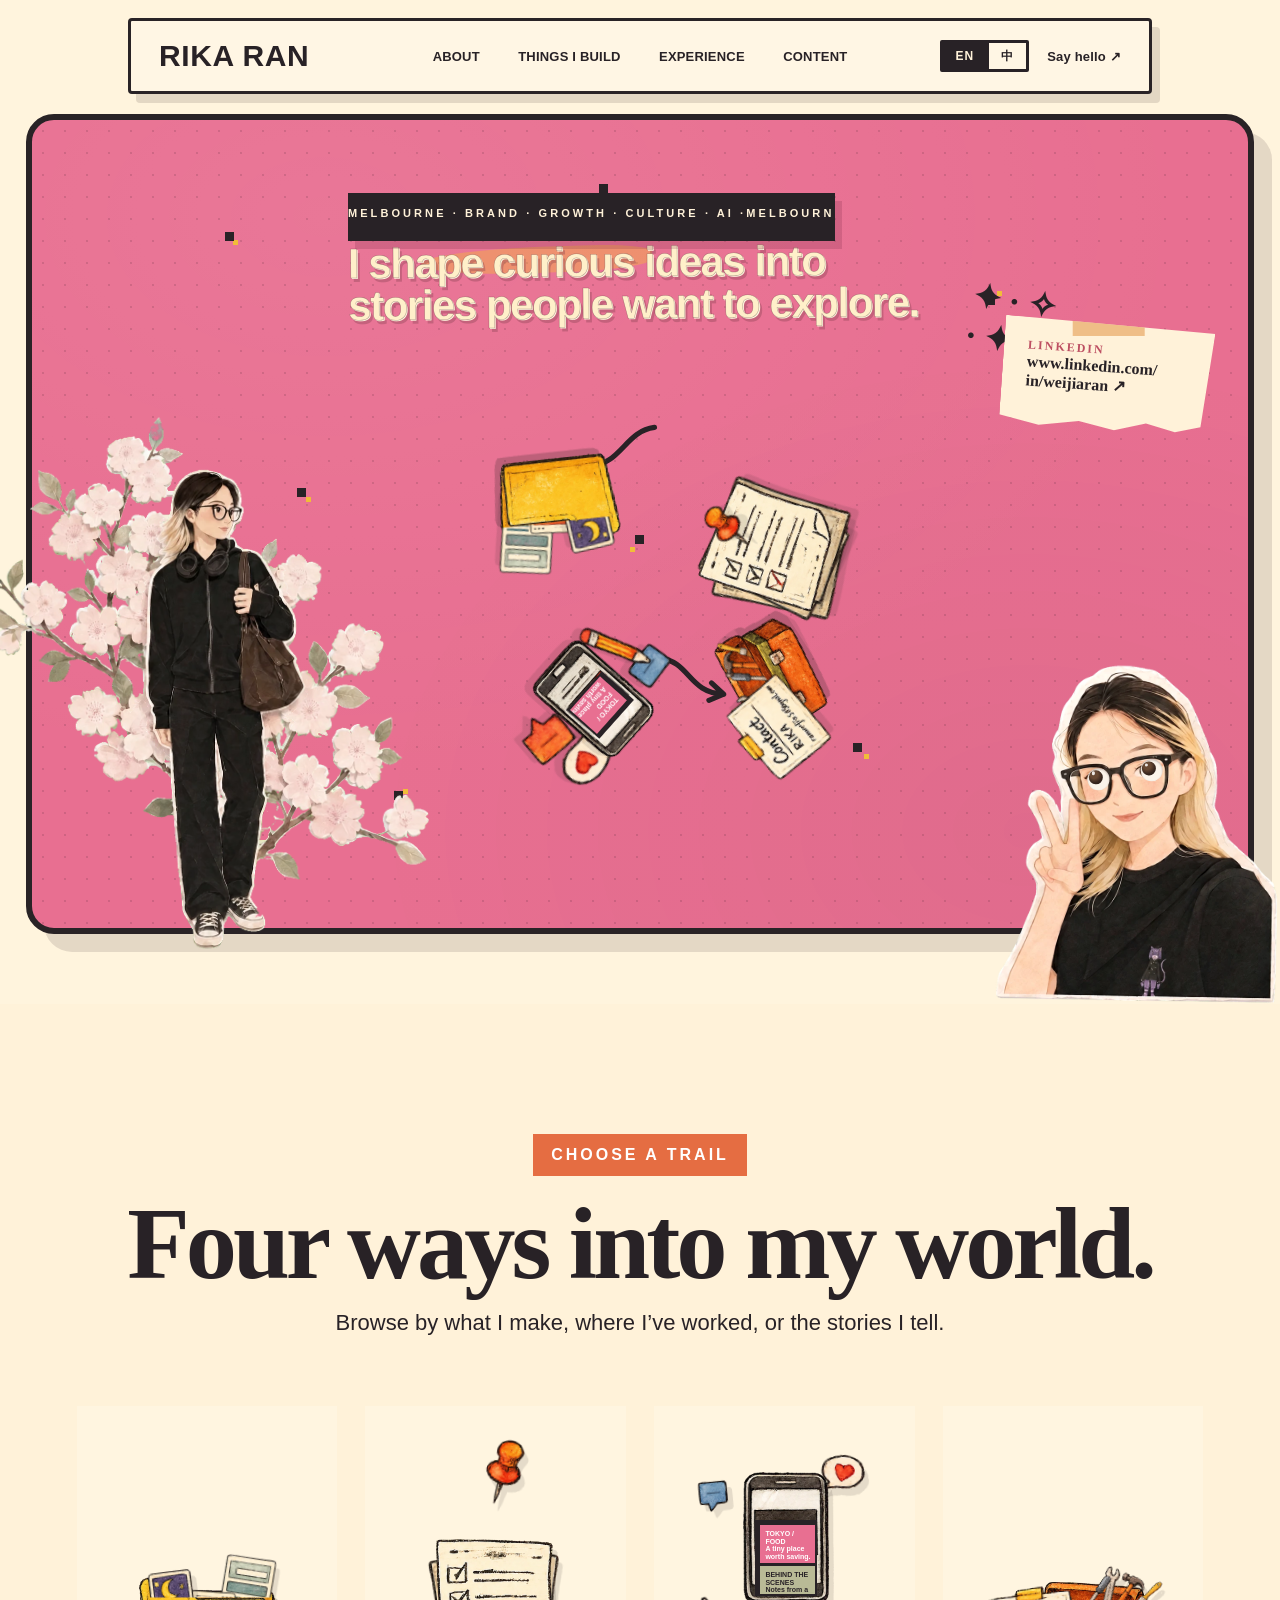
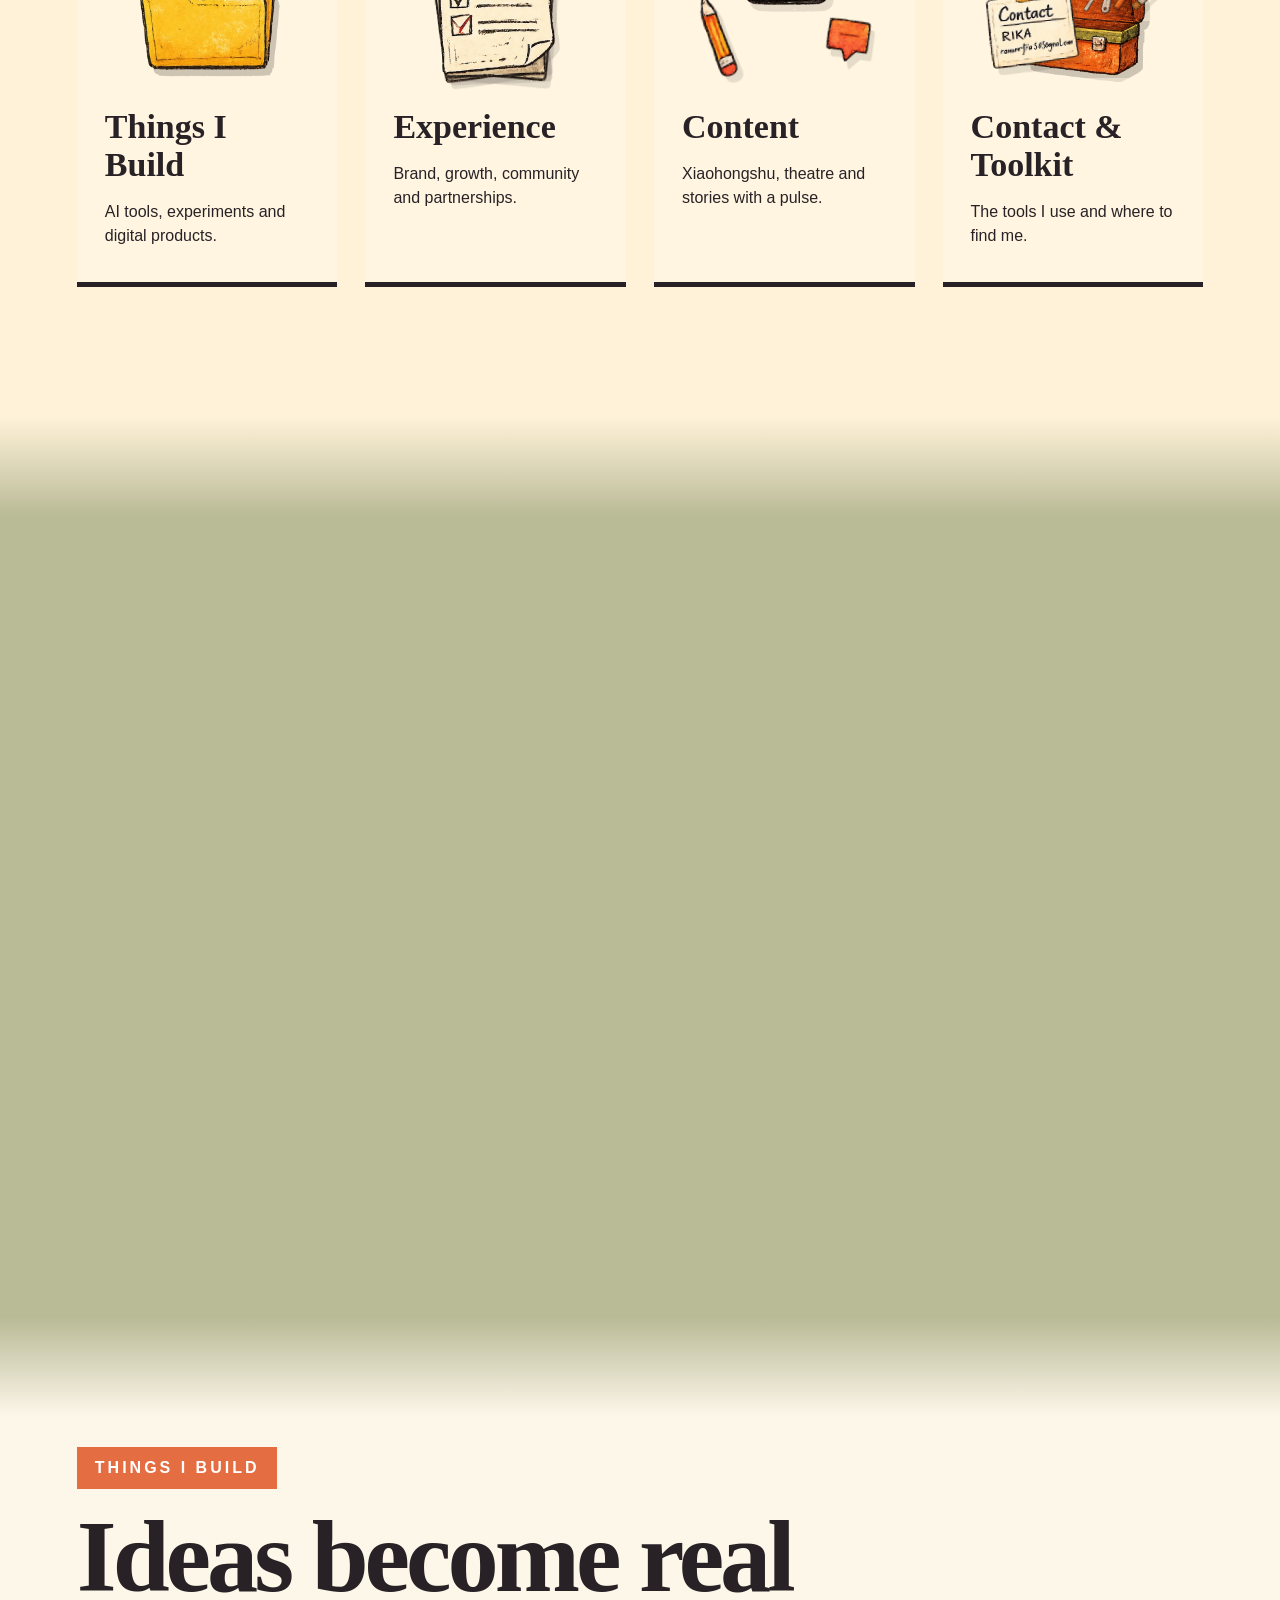
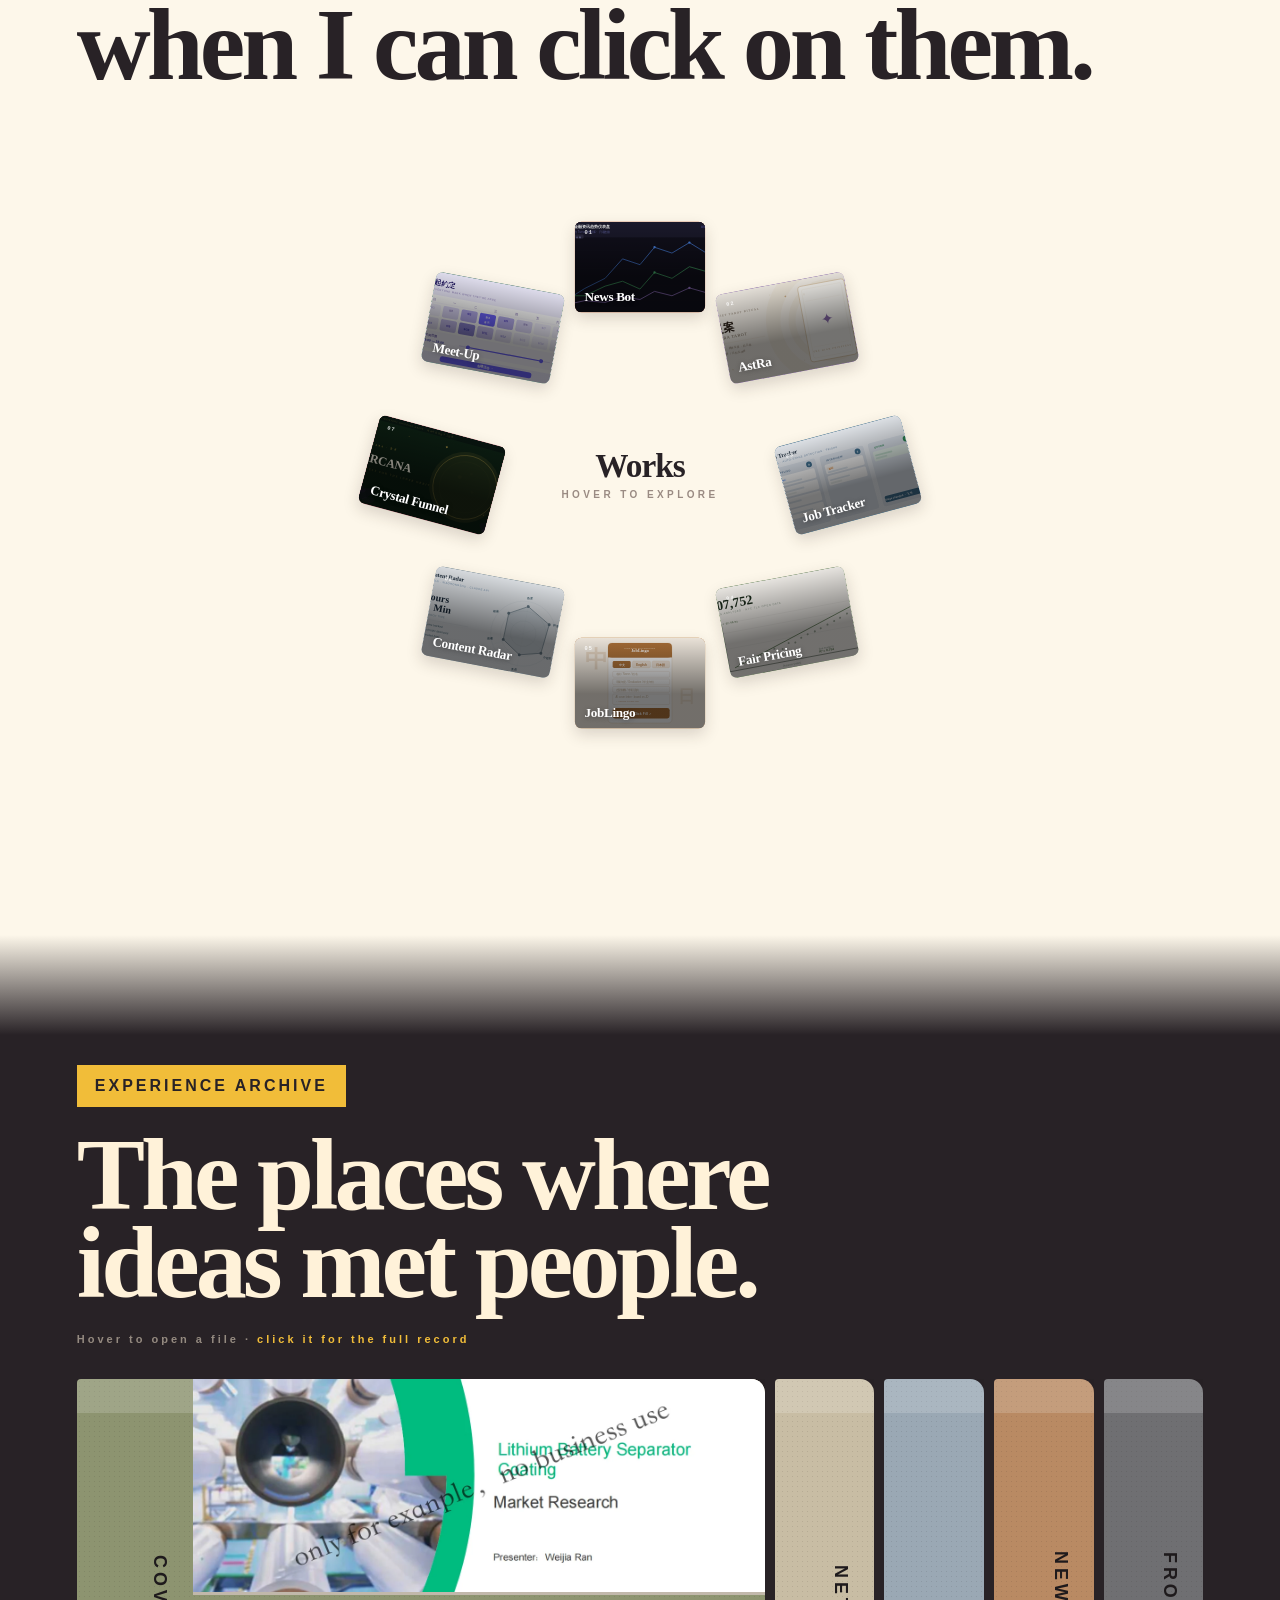
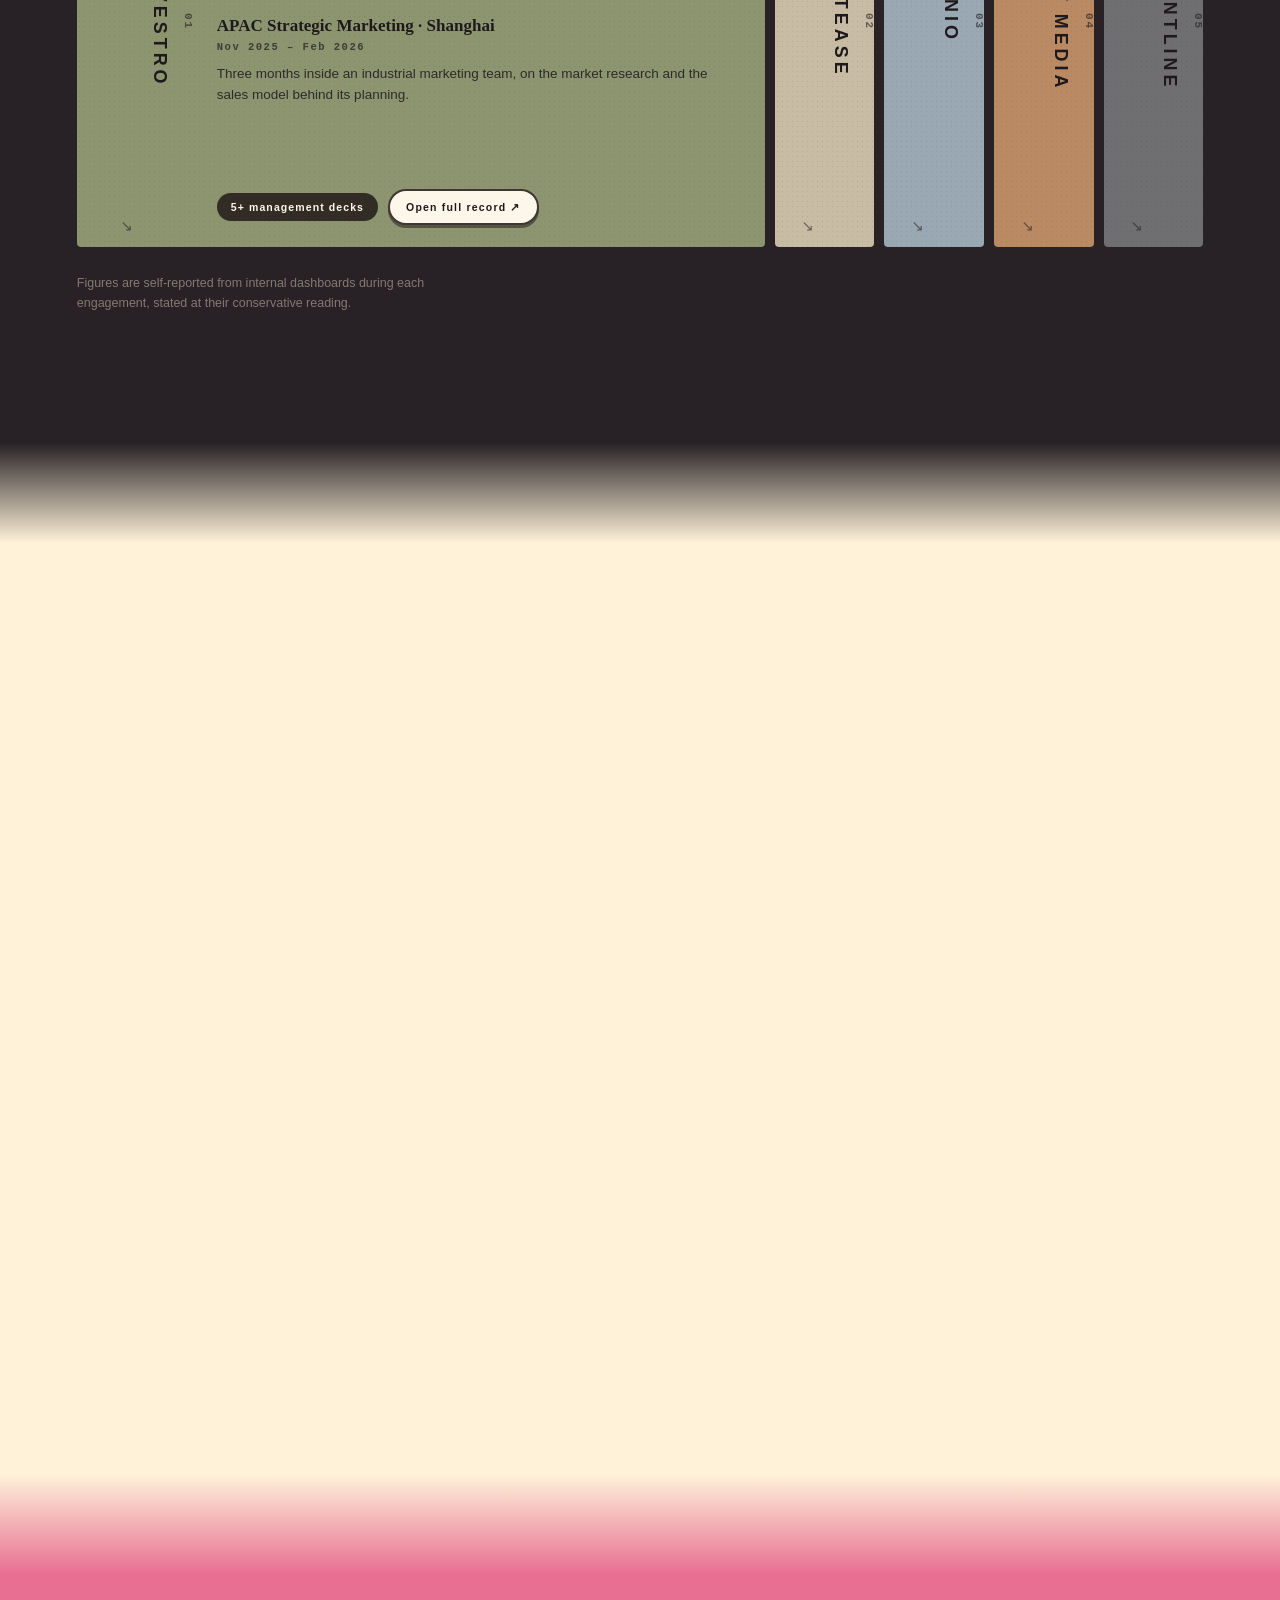
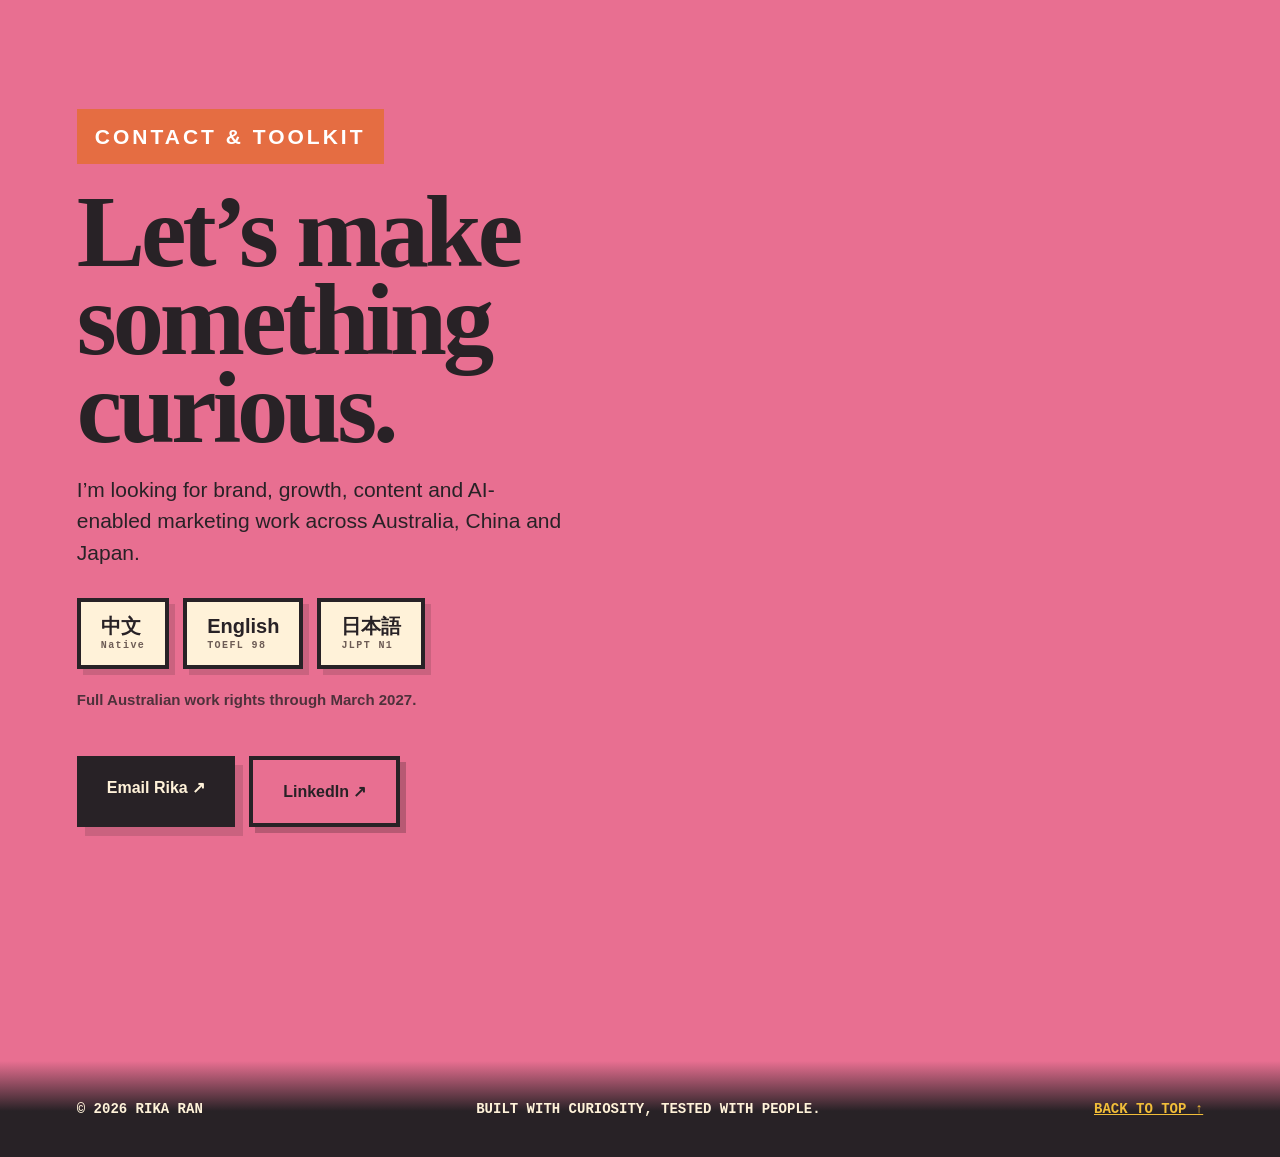
<file: index.html>
<!doctype html>
<html lang="en">
<head>
  <meta charset="utf-8">
  <meta name="viewport" content="width=device-width,initial-scale=1">
  <title>Rika Ran — Creative Marketer & AI Builder</title>
  <meta name="description" content="Rika Ran's portfolio: brand, growth, content and practical AI experiments.">
  <link rel="icon" href="data:image/svg+xml,<svg xmlns='http://www.w3.org/2000/svg' viewBox='0 0 100 100'><text y='.9em' font-size='90'>✦</text></svg>">
  <meta property="og:type" content="website">
  <meta property="og:title" content="Rika Ran — Creative Marketer & AI Builder">
  <meta property="og:description" content="Rika Ran's portfolio: brand, growth, content and practical AI experiments.">
  <meta property="og:url" content="https://rikaran.com">
  <meta property="og:image" content="https://rikaran.com/assets/og-cover.jpg">
  <meta name="twitter:card" content="summary_large_image">
  <meta name="twitter:title" content="Rika Ran — Creative Marketer & AI Builder">
  <meta name="twitter:description" content="Rika Ran's portfolio: brand, growth, content and practical AI experiments.">
  <link rel="stylesheet" href="styles.css?v=20260828a">
  <link rel="stylesheet" href="home-reference.css?v=20260817a">
</head>
<body>
  <div class="pixel-cursor" aria-hidden="true"></div>
  <header class="site-header">
    <a class="brand" href="#top">RIKA RAN</a>
    <nav aria-label="Primary navigation">
      <a href="#about" data-zh="关于">ABOUT</a><a href="#build" data-zh="作品">THINGS I BUILD</a><a href="#experience" data-zh="经历">EXPERIENCE</a><a href="#content" data-zh="内容">CONTENT</a>
    </nav>
    <span class="header-right">
      <span class="lang-switch" role="group" aria-label="Language">
        <button type="button" data-lang="en" aria-pressed="true">EN</button>
        <button type="button" data-lang="zh" aria-pressed="false">&#20013;</button>
      </span>
      <a class="hello" href="mailto:ranweijia555@gmail.com" data-zh="&#32852;&#31995;&#25105; &#8599;">Say hello &#8599;</a>
    </span>
  </header>

  <main id="top">
    <section class="hero newspaper" aria-labelledby="hero-title">
      <div class="marquee" aria-label="Melbourne, brand, growth, culture and AI"><div class="marquee-track"><span>MELBOURNE · BRAND · GROWTH · CULTURE · AI · </span><span aria-hidden="true">MELBOURNE · BRAND · GROWTH · CULTURE · AI · </span></div></div>
      <h1 id="hero-title" data-zh="把好奇心，<br>做成别人愿意点开的东西。">I shape curious ideas into<br>stories people want to explore.</h1>
      <div class="marker-swipe" aria-hidden="true"></div>
      <div class="hero-portrait left-portrait"><img class="flora" src="assets/rika-standing-flowers.webp?v=20260814c" alt=""><img src="assets/rika-standing-person.webp?v=20260814c" alt="Illustrated portrait of Rika standing among cherry blossoms"></div>
      <div class="hero-portrait right-portrait"><img src="assets/rika-peace-transparent-20260812.webp" alt="Illustrated portrait of Rika making a peace sign"></div>
      <a class="linkedin-note interactive" href="https://www.linkedin.com/in/weijiaran" target="_blank" rel="noreferrer"><strong>LINKEDIN</strong><span>www.linkedin.com/<br>in/weijiaran ↗</span></a>
      <div class="sparkles" aria-hidden="true">✦ · ✧<br>· ✦ ·</div>
      <div class="hero-portals" aria-label="Explore Rika's portfolio">
        <a class="portal build icon-motion interactive" href="#build">
          <div class="icon-stage">
            <img class="folder folder-back" src="assets/layers/things-i-build/01-folder.webp" alt="">
            <img class="card-a" src="assets/layers/things-i-build/02-night-card.webp" alt=""><img class="card-b" src="assets/layers/things-i-build/04-control-panel-card.webp" alt=""><img class="card-c" src="assets/layers/things-i-build/03-webpage-card.webp" alt="">
            <img class="folder folder-front" src="assets/layers/things-i-build/01-folder.webp" alt="Yellow folder">
          </div>
        </a>
        <a class="portal experience icon-motion interactive" href="#experience">
          <div class="icon-stage"><img class="paper-rear" src="assets/layers/experience/04-paper-rear.webp" alt=""><img class="paper-left" src="assets/layers/experience/02-paper-left.webp" alt=""><img class="paper-right" src="assets/layers/experience/03-paper-right.webp" alt=""><img class="checklist" src="assets/layers/experience/01-checklist-page.webp" alt="Checklist"><img class="pin" src="assets/layers/experience/05-pushpin.webp" alt=""></div>
        </a>
        <a class="portal content icon-motion interactive" href="#content">
          <div class="icon-stage"><img class="bubble-b" src="assets/layers/content/05-blue-message-bubble.webp" alt=""><img class="bubble-a" src="assets/layers/content/04-orange-message-bubble.webp" alt=""><img class="heart" src="assets/layers/content/03-heart-bubble.webp" alt=""><img class="pencil" src="assets/layers/content/02-pencil.webp" alt=""><div class="phone-wrap"><div class="phone-screen"><div class="phone-feed"><i>TOKYO / FOOD<br>A tiny place worth saving.</i><i>BEHIND THE SCENES<br>Notes from a shared stage.</i><i>DAILY OBSERVATION<br>Small signals, real people.</i></div></div><img class="phone" src="assets/layers/content/01-smartphone.webp" alt="Content phone"></div></div>
        </a>
        <a class="portal tools icon-motion interactive" href="#contact">
          <div class="icon-stage"><img class="box box-back" src="assets/layers/contact-toolkits/02-toolbox.webp" alt=""><img class="tool wrench" src="assets/layers/contact-toolkits/03-wrench.webp" alt=""><img class="tool screwdriver" src="assets/layers/contact-toolkits/04-screwdriver.webp" alt=""><img class="tool hammer" src="assets/layers/contact-toolkits/05-hammer.webp" alt=""><img class="tool brush" src="assets/layers/contact-toolkits/06-paintbrush.webp" alt=""><img class="box box-front" src="assets/layers/contact-toolkits/02-toolbox.webp" alt="Toolbox"><img class="contact-card" src="assets/layers/contact-toolkits/01-contact-card.webp" alt="Contact Rika"></div>
        </a>
      </div>
      <svg class="scribble arrow-one" viewBox="0 0 150 80" aria-hidden="true"><path d="M138 6C92 8 83 58 31 58M31 58l20-15M31 58l21 10"/></svg>
      <svg class="scribble arrow-two" viewBox="0 0 150 80" aria-hidden="true"><path d="M10 12c47 3 48 51 102 49m0 0-20-16m20 16-22 11"/></svg>
    </section>


    <section id="trails" class="trails section-paper">
      <p class="kicker" data-zh="四个方向">CHOOSE A TRAIL</p><h2 data-zh="四个方向，随便挑一个进。">Four ways into my world.</h2><p class="lede" data-zh="按作品、经历，或者我写的内容来看。">Browse by what I make, where I’ve worked, or the stories I tell.</p>
      <div class="trail-grid">
        <a href="#build" class="trail-card build icon-motion interactive">
          <div class="icon-stage trail-icon-stage" aria-hidden="true"><img class="folder folder-back" src="assets/layers/things-i-build/01-folder.webp" alt=""><img class="card-a" src="assets/layers/things-i-build/02-night-card.webp" alt=""><img class="card-b" src="assets/layers/things-i-build/04-control-panel-card.webp" alt=""><img class="card-c" src="assets/layers/things-i-build/03-webpage-card.webp" alt=""><img class="folder folder-front" src="assets/layers/things-i-build/01-folder.webp" alt=""></div>
          <span data-zh="作品">Things I Build</span><p data-zh="AI 工具、自动化工作流、上线的小产品。">AI tools, experiments and digital products.</p>
        </a>
        <a href="#experience" class="trail-card experience icon-motion interactive">
          <div class="icon-stage trail-icon-stage" aria-hidden="true"><img class="paper-rear" src="assets/layers/experience/04-paper-rear.webp" alt=""><img class="paper-left" src="assets/layers/experience/02-paper-left.webp" alt=""><img class="paper-right" src="assets/layers/experience/03-paper-right.webp" alt=""><img class="checklist" src="assets/layers/experience/01-checklist-page.webp" alt=""><img class="pin" src="assets/layers/experience/05-pushpin.webp" alt=""></div>
          <span data-zh="经历">Experience</span><p data-zh="科思创 · 网易 · 蔚来,以及品牌、增长、社区。">Brand, growth, community and partnerships.</p>
        </a>
        <a href="#content" class="trail-card content icon-motion interactive">
          <div class="icon-stage trail-icon-stage" aria-hidden="true"><img class="bubble-b" src="assets/layers/content/05-blue-message-bubble.webp" alt=""><img class="bubble-a" src="assets/layers/content/04-orange-message-bubble.webp" alt=""><img class="heart" src="assets/layers/content/03-heart-bubble.webp" alt=""><img class="pencil" src="assets/layers/content/02-pencil.webp" alt=""><div class="phone-wrap"><div class="phone-screen"><div class="phone-feed"><i>TOKYO / FOOD<br>A tiny place worth saving.</i><i>BEHIND THE SCENES<br>Notes from a shared stage.</i><i>DAILY OBSERVATION<br>Small signals, real people.</i></div></div><img class="phone" src="assets/layers/content/01-smartphone.webp" alt=""></div></div>
          <span data-zh="内容">Content</span><p data-zh="小红书 81 万曝光,以及戏剧和公众号。">Xiaohongshu, theatre and stories with a pulse.</p>
        </a>
        <a href="#contact" class="trail-card tools icon-motion interactive">
          <div class="icon-stage trail-icon-stage" aria-hidden="true"><img class="box box-back" src="assets/layers/contact-toolkits/02-toolbox.webp" alt=""><img class="tool wrench" src="assets/layers/contact-toolkits/03-wrench.webp" alt=""><img class="tool screwdriver" src="assets/layers/contact-toolkits/04-screwdriver.webp" alt=""><img class="tool hammer" src="assets/layers/contact-toolkits/05-hammer.webp" alt=""><img class="tool brush" src="assets/layers/contact-toolkits/06-paintbrush.webp" alt=""><img class="box box-front" src="assets/layers/contact-toolkits/02-toolbox.webp" alt=""><img class="contact-card" src="assets/layers/contact-toolkits/01-contact-card.webp" alt=""></div>
          <span data-zh="联系方式与工具">Contact & Toolkit</span><p data-zh="我的工具栈,以及怎么找到我。">The tools I use and where to find me.</p>
        </a>
      </div>
    </section>
    <section id="about" class="about page-section">
      <div class="about-portrait reveal"><img src="assets/portraits/portrait.webp" alt="Illustrated portrait of Rika"><small>currently curious about<br>people, culture & useful AI</small></div>
      <div class="about-copy reveal"><p class="kicker" data-zh="关于我">ABOUT RIKA</p><h2 data-zh="先搞清楚用户为什么点,再照着做。">I notice what people respond to — then I build around it.</h2><p data-zh="墨尔本大学国际商务硕士在读,做过品牌、内容、增长、达人合作和效果投放。本科是传媒与表演制作——这段背景让我习惯从受众、节奏和叙事的角度想问题。">I’m an outgoing, culturally curious marketer based in Melbourne, with experience spanning brand, content, growth, partnerships and performance. My background in Media and Performance Production shaped how I think about audience, rhythm and narrative.</p><p data-zh="AI 对我是干活的工具,不是概念:用它做原型、跑信息流水线、验证选题,把想法直接做成能上线的东西。">I use AI as a practical creative partner: to prototype, organise information, test narratives and turn an idea into something people can actually use.</p><div class="tags"><span data-zh="女王大学 · 传媒">Queen’s University</span><span>Media & Performance Production</span><span data-zh="墨尔本 · 中国 · 日本">Melbourne ↔ Asia</span></div></div>
    </section>

    <section id="build" class="build-section page-section">
      <p class="kicker" data-zh="作品">THINGS I BUILD</p><h2>Ideas become real<br>when I can click on them.</h2>
      <div class="rw" id="buildWheel">
        <div class="rw-stage" id="rwStage">
          <svg class="rw-arc" aria-hidden="true"><path id="rwArc" d=""></path></svg>
          <div class="rw-float">
            <div class="rw-track" id="rwTrack">
            <button class="rw-card" type="button" data-key="bot" style="--c:#c9633f"><figure><img class="rw-cover" src="assets/covers/bot.svg" alt=""><span class="rw-no">01</span><span class="rw-ttl" data-zh="资讯推送 Bot">News Bot</span></figure></button>
            <button class="rw-card" type="button" data-key="astra" style="--c:#8b6cae"><figure><img class="rw-cover" src="assets/covers/astra.svg" alt=""><span class="rw-no">02</span><span class="rw-ttl" data-zh="AstRa 灵案">AstRa</span></figure></button>
            <button class="rw-card" type="button" data-key="tracker" style="--c:#3f6f8f"><figure><img class="rw-cover" src="assets/covers/tracker.svg" alt=""><span class="rw-no">03</span><span class="rw-ttl" data-zh="求职看板">Job Tracker</span></figure></button>
            <button class="rw-card" type="button" data-key="pricing" style="--c:#5c7a52"><figure><img class="rw-cover" src="assets/covers/pricing.svg" alt=""><span class="rw-no">04</span><span class="rw-ttl" data-zh="公平定价">Fair Pricing</span></figure></button>
            <button class="rw-card" type="button" data-key="joblingo" style="--c:#b0743a"><figure><img class="rw-cover" src="assets/covers/joblingo.svg" alt=""><span class="rw-no">05</span><span class="rw-ttl" data-zh="JobLingo">JobLingo</span></figure></button>
            <button class="rw-card" type="button" data-key="radar" style="--c:#6a7f8c"><figure><img class="rw-cover" src="assets/covers/radar.svg" alt=""><span class="rw-no">06</span><span class="rw-ttl" data-zh="内容雷达">Content Radar</span></figure></button>
            <button class="rw-card" type="button" data-key="crystal" style="--c:#a35c6a"><figure><img class="rw-cover" src="assets/covers/crystal.svg" alt=""><span class="rw-no">07</span><span class="rw-ttl" data-zh="水晶漏斗">Crystal Funnel</span></figure></button>
            <button class="rw-card" type="button" data-key="meetup" style="--c:#4a7a72"><figure><img class="rw-cover" src="assets/covers/meetup.svg" alt=""><span class="rw-no">08</span><span class="rw-ttl" data-zh="约时间">Meet-Up</span></figure></button>
            </div>
          </div>
          <div class="rw-hub"><b data-zh="作品">Works</b><span data-zh="悬停查看">HOVER TO EXPLORE</span></div>
          <p class="rw-cap"><i id="rwNo">01</i><span id="rwName" data-zh="资讯推送 Bot">News Bot</span></p>
          <ul class="rw-nav" id="rwNav">
          <li data-key="bot" data-zh="资讯推送 Bot">News Bot</li>
          <li data-key="astra" data-zh="AstRa 灵案">AstRa</li>
          <li data-key="tracker" data-zh="求职看板">Job Tracker</li>
          <li data-key="pricing" data-zh="公平定价">Fair Pricing</li>
          <li data-key="joblingo" data-zh="JobLingo">JobLingo</li>
          <li data-key="radar" data-zh="内容雷达">Content Radar</li>
          <li data-key="crystal" data-zh="水晶漏斗">Crystal Funnel</li>
          <li data-key="meetup" data-zh="约时间">Meet-Up</li>
          </ul>
        </div>

        <div class="rw-detail" id="wheelDetail">
          <article class="wd-panel" data-key="bot">
            <figure class="wd-cover"><img src="assets/covers/bot.svg" alt=""></figure>
            <small data-zh="自动化 · 内容运营">AUTOMATION &middot; CONTENT OPS</small>
            <h3 data-zh="AI 与金融资讯推送 Bot">AI &amp; Finance News Bot</h3>
            <p data-zh="每天 09:00 自动运行,给两个飞书群分别推送 AI 和金融资讯,已稳定跑在 GitHub Actions 上。流程是:RSS 白名单抓取 → URL 指纹 + 标题相似度去重 → DeepSeek 精选、摘要、打话题标签 → 分群推送。另有每周一的趋势周报和一个数据看板,共用同一个 Turso 云端数据库。">A daily briefing that builds itself. It pulls from a curated RSS whitelist, drops duplicates by URL fingerprint and title similarity, then uses DeepSeek to select, summarise and tag what matters &mdash; pushing two different digests to an AI group and a finance group. A Monday trend report and a dashboard sit on the same database.</p>
            <ul class="wd-metrics"><li><b>09:00</b><span data-zh="每日自动运行">runs daily</span></li><li><b>2</b><span data-zh="个飞书群">audience groups</span></li><li><b data-zh="每周">Weekly</b><span data-zh="趋势周报">trend report</span></li></ul>
            <p class="wd-tech">Python &middot; DeepSeek &middot; Turso &middot; GitHub Actions &middot; Feishu</p>
            <a class="wd-link interactive" href="https://github.com/ranweijia555-sys/ai-finance-news-bot" target="_blank" rel="noreferrer" data-zh="查看仓库 &#8599;">See the repo &#8599;</a>
          </article>

          <article class="wd-panel" data-key="astra">
            <figure class="wd-cover"><img src="assets/covers/astra.svg" alt=""></figure>
            <small data-zh="AI 产品 · 0→1 上线">AI PRODUCT &middot; NARRATIVE</small>
            <h3 data-zh="AstRa · 灵案">AstRa &middot; &#28789;&#26696;</h3>
            <p data-zh="已上线的塔罗解读 Web App。核心差异点是「拍照识牌」:用户拍下自己实体牌堆里抽出的牌,由模型识别后解读那一副真实牌阵——线下的仪式感保留,只把解读放到线上。另外自建了一套牌意解读的知识体系,而不是让模型自由发挥。支持选牌阵、自由提问、历史记录。">A tarot reading that respects how people actually read. Most tarot sites are a random number generator with nice art. AstRa lets you photograph the cards you drew from your own deck and reads that spread &mdash; the ritual stays physical, only the interpretation is digital. Choose a spread, ask in your own words, keep a history.</p>
            <ul class="wd-metrics"><li><b data-zh="已上线">Live</b><span data-zh="已上线 Vercel">on Vercel</span></li><li><b data-zh="拍照">Photo</b><span data-zh="拍照识牌">card recognition</span></li><li><b data-zh="牌阵">Spreads</b><span data-zh="牌阵 + 历史">+ history</span></li></ul>
            <p class="wd-tech">Next.js &middot; Vision &amp; LLM &middot; Vercel</p>
            <a class="wd-link interactive" href="https://web-pink-ten-h8p4acc4mb.vercel.app" target="_blank" rel="noreferrer" data-zh="去体验 &#8599;">Try a reading &#8599;</a>
          </article>

          <article class="wd-panel" data-key="tracker">
            <figure class="wd-cover"><img src="assets/covers/tracker.svg" alt=""></figure>
            <small data-zh="全栈 · 工作流自动化">FULL-STACK &middot; WORKFLOW</small>
            <h3 data-zh="求职看板">Job Tracker</h3>
            <p data-zh="把散在收件箱里的求职进度,变成一个能查的看板。Google 账号登录后有两种同步方式:自己给邮件打标签,或让它扫描收件箱、自动判断每份投递走到了哪一阶段;状态变化推送到飞书。技术上的难点不在界面,而在于如何从格式不一的真人邮件里,稳定地抽出投递状态。">An inbox is a terrible database, so I turned mine into one. Sign in with Google, then sync two ways: label a thread yourself, or let it scan the inbox and infer which stage each application reached. Stage changes ping me on Feishu. The interesting part was never the interface &mdash; it was building a reliable state machine out of messy human email.</p>
            <ul class="wd-metrics"><li><b data-zh="Gmail">Gmail</b><span data-zh="邮箱同步">API sync</span></li><li><b>2</b><span data-zh="种同步方式">sync modes</span></li><li><b data-zh="自动">Auto</b><span data-zh="自动判断阶段">stage detection</span></li></ul>
            <p class="wd-tech">Next.js 15 &middot; TypeScript &middot; Prisma &middot; Auth.js &middot; Gmail API</p>
            <a class="wd-link interactive" href="https://github.com/ranweijia555-sys/job-tracker" target="_blank" rel="noreferrer" data-zh="查看仓库 &#8599;">See the repo &#8599;</a>
          </article>

          <article class="wd-panel" data-key="pricing">
            <figure class="wd-cover"><img src="assets/covers/pricing.svg" alt=""></figure>
            <small data-zh="数据分析 · 商业决策">DATA &rarr; DECISION</small>
            <h3 data-zh="网约车定价优化:以乘客体验为目标">What Makes a Price Feel Unfair?</h3>
            <p data-zh="墨大商业分析课程的小组项目。用纽约出租车管理局 107,752 条行程记录,合并天气与分区数据,先用多元线性回归还原车费构成(R²=0.754),再转成非线性优化模型——把目标函数设为<em>最小化乘客效用损失</em>而不是平台收入,并加入纽约最低时薪、加价上限等真实约束。最终产出一条可落地的定价公式和敏感性分析,不只是图表。">Surge pricing is an optimisation problem that keeps producing angry customers. Using 107,752 NYC taxi-commission trip records merged with weather and zone data, we modelled how fares are actually built &mdash; then optimised for <em>passenger utility loss</em> instead of platform revenue, under real constraints like New York&rsquo;s minimum wage. It ends in a usable pricing formula, not a chart.</p>
            <ul class="wd-metrics"><li><b>107,752</b><span data-zh="条行程数据">trips analysed</span></li><li><b>R&sup2; .754</b><span data-zh="回归模型 R²">fare model fit</span></li><li><b>$2.23</b><span data-zh="起步 + 每英里 $2.68">+ $2.68/mile</span></li></ul>
            <p class="wd-tech">Regression &middot; Nonlinear programming &middot; NYC TLC open data</p>
            <p class="wd-role" data-zh="六人小组作业,我负责数据处理与规范性建模(优化模型)两部分。">Team of 6 &mdash; my part: data pipeline and the prescriptive model.</p>
          </article>

          <article class="wd-panel" data-key="joblingo">
            <figure class="wd-cover"><img src="assets/covers/joblingo.svg" alt=""></figure>
            <small data-zh="AI 产品 · Chrome 插件">AI PRODUCT &middot; CHROME EXTENSION</small>
            <h3 data-zh="JobLingo">JobLingo</h3>
            <p data-zh="中/日/英三语求职助手,Chrome 插件,2026.06 上线。基于个人信息库一键自动填写各公司招聘表单,同样的内容不用反复填。接入 Claude API,按每份 JD 自动生成定制简历措辞和求职信,并内置投递记录看板。">A trilingual job-application assistant. One click fills a company&rsquo;s application form in Chinese, Japanese or English from a personal profile store, so the same details never get typed twice. An AI-powered layer on the Claude API tailors r&eacute;sum&eacute; wording and a cover letter to each job description, and a built-in board keeps track of what went where.</p>
            <ul class="wd-metrics"><li><b>3</b><span data-zh="语支持">languages</span></li><li><b>Jun 2026</b><span data-zh="上线">launched</span></li><li><b>1 click</b><span data-zh="键填完表单">to fill a form</span></li></ul>
            <p class="wd-tech">JavaScript &middot; Claude API &middot; Chrome extension</p>
          </article>

          <article class="wd-panel" data-key="radar">
            <figure class="wd-cover"><img src="assets/covers/radar.svg" alt=""></figure>
            <small data-zh="AI 工作流 · 竞品调研">AI WORKFLOW &middot; CONTENT STRATEGY</small>
            <h3 data-zh="内容雷达">Content Radar</h3>
            <p data-zh="面向创作者的内容情报工具,2026.06 上线。跨抖音和小红书做竞品账号分析、爆款选题发现、内容框架提取,接入 Claude API 自动产出内容简报——把原本要几小时的竞品调研压缩到分钟级。">A creator&rsquo;s research tool that reads across Douyin and Xiaohongshu: competitor account analysis, breakout-topic discovery and content-structure extraction. The Claude API turns what it finds into a written brief, which compresses competitor research from hours into minutes.</p>
            <ul class="wd-metrics"><li><b>2</b><span data-zh="个平台">platforms tracked</span></li><li><b data-zh="小时 → 分钟">Hours &rarr; minutes</b><span data-zh="调研耗时">research time</span></li><li><b>Jun 2026</b><span data-zh="上线">launched</span></li></ul>
            <p class="wd-tech">Python &middot; Claude API</p>
          </article>

          <article class="wd-panel" data-key="meetup">
            <figure class="wd-cover"><img src="assets/covers/meetup.svg" alt=""></figure>
            <small data-zh="排期工具 · 协作">SCHEDULING &middot; TOOL</small>
            <h3 data-zh="约时间">Meet-Up</h3>
            <p data-zh="找到所有人都有空的时间，不用在群里来回问。创建活动、分享链接，每个人在时间格子上标自己有空的时段，热力图直接显示最优重叠区间——不需要注册，打开就能用。约好了有撒花动效，还能导出分享卡片。">Finding a time everyone is free usually means a long message thread. Create an event, share a link, everyone marks their slots on a grid, and a heatmap surfaces the best overlap automatically. No account needed. Includes a confetti moment when you lock in a time, and a shareable card to send out.</p>
            <ul class="wd-metrics"><li><b data-zh="热力图">Heatmap</b><span data-zh="自动找最优时段">auto-overlap</span></li><li><b data-zh="免注册">No signup</b><span data-zh="打开即用">open and go</span></li><li><b data-zh="分享卡片">Share card</b><span data-zh="约好了导出">on lock-in</span></li></ul>
            <p class="wd-tech">Next.js &middot; TypeScript</p>
            <a class="wd-link interactive" href="https://meet-up-ri-ka.vercel.app" target="_blank" rel="noreferrer" data-zh="去试试 &#8599;">Try it &#8599;</a>
          </article>

          <article class="wd-panel" data-key="crystal">
            <figure class="wd-cover"><img src="assets/covers/crystal.svg" alt=""></figure>
            <small data-zh="进行中 · SEO 与转化漏斗">IN PROGRESS &middot; SEO &amp; CONVERSION</small>
            <h3 data-zh="水晶测验漏斗">Crystal Quiz Funnel</h3>
            <p data-zh="自建独立站,内含水晶推荐 quiz 漏斗,转化路径是:内容 → 测验 → 选品 → 定制成品。这个站同时是我的 SEO 练手项目,建站时就按「要被搜到」的目标来做结构。">A standalone store built around a crystal recommendation quiz, where the path runs content &rarr; quiz &rarr; selection &rarr; a made-to-order piece. It is also my testbed for search: the site is being built to be found, not only to look good.</p>
            <p class="wd-role" data-zh="进行中。SEO 是目标而非已达成的成果,目前还没有排名数据可以展示。">Still being built. Search performance is the goal here, not yet a result &mdash; there are no ranking numbers to show.</p>
          </article>
        </div>
      </div>
    </section>

    <section id="experience" class="experience-section page-section">
      <p class="kicker" data-zh="经历">EXPERIENCE ARCHIVE</p><h2 data-zh="待过的地方,<br>做过的事。">The places where<br>ideas met people.</h2>
      <p class="exp-hint" data-zh="悬停展开 · <b>点击查看完整经历</b>">Hover to open a file &middot; <b>click it for the full record</b></p>

      <div class="drawer" id="expDrawer">
        <article class="folder f-covestro" data-key="covestro" style="--f:#8d9470">
          <button class="folder-face" type="button" aria-label="Open the full Covestro record">
            <span class="folder-tab"><i>01</i><b data-zh="科思创">COVESTRO</b><u aria-hidden="true">&#8599;</u></span>
            <span class="folder-peek">
              <span class="peek-photo" data-slot="cover-covestro">
                <span class="peek-slot"><span>PHOTO</span><b>covestro.jpg</b></span>
              </span>
              <span class="peek-body">
                <em data-zh="亚太战略营销 · 上海">APAC Strategic Marketing &middot; Shanghai</em>
                <strong data-zh="2025.11 – 2026.02">Nov 2025 &ndash; Feb 2026</strong>
                <span class="peek-blurb" data-zh="亚太战略营销实习。做行业研究、销售数据建模,独立产出 5 份以上管理层汇报。">Three months inside an industrial marketing team, on the market research and the sales model behind its planning.</span>
                <span class="peek-foot">
                  <span class="peek-metric" data-zh="5+ 次管理层汇报">5+ management decks</span>
                  <span class="folder-cta" data-zh="查看完整经历 &#8599;">Open full record &#8599;</span>
                </span>
              </span>
            </span>
          </button>
        </article>

        <article class="folder f-netease" data-key="netease" style="--f:#c8bda4">
          <button class="folder-face" type="button" aria-label="Open the full Netease record">
            <span class="folder-tab"><i>02</i><b data-zh="网易">NETEASE</b><u aria-hidden="true">&#8599;</u></span>
            <span class="folder-peek">
              <span class="peek-photo" data-slot="cover-netease">
                <span class="peek-slot"><span>PHOTO</span><b>netease.jpg</b></span>
              </span>
              <span class="peek-body">
                <em data-zh="海外营销 · 达人合作">Overseas Marketing &middot; KOL</em>
                <strong data-zh="2024.07 – 2025.01">Jul 2024 &ndash; Jan 2025</strong>
                <span class="peek-blurb" data-zh="海外游戏 KOL 项目全链路:拓展、签约、brief、上线、复盘。周签约 4–5 人,整体 ROI > 1.8。">Overseas creator programmes for NetEase&rsquo;s games &mdash; sourcing, deals, briefs, and reading what the videos actually did.</span>
                <span class="peek-foot">
                  <span class="peek-metric" data-zh="ROI &gt; 1.8">ROI &gt; 1.8</span>
                  <span class="folder-cta" data-zh="查看完整经历 &#8599;">Open full record &#8599;</span>
                </span>
              </span>
            </span>
          </button>
        </article>

        <article class="folder f-nio" data-key="nio" style="--f:#9aa8b4">
          <button class="folder-face" type="button" aria-label="Open the full Nio record">
            <span class="folder-tab"><i>03</i><b data-zh="蔚来">NIO</b><u aria-hidden="true">&#8599;</u></span>
            <span class="folder-peek">
              <span class="peek-photo" data-slot="cover-nio">
                <span class="peek-slot"><span>PHOTO</span><b>nio.jpg</b></span>
              </span>
              <span class="peek-body">
                <em data-zh="用户策略 · 成都">User Strategy &middot; Chengdu</em>
                <strong data-zh="2022.05 – 07">May &ndash; Jul 2022</strong>
                <span class="peek-blurb" data-zh="蔚来 App 社区用户增长。搭建公域→私域路径,单月引导 App 新增 2,000+,日均登录 1.2→2。">Growth inside NIO&rsquo;s own app: moving people off public platforms into a community, then getting them to post.</span>
                <span class="peek-foot">
                  <span class="peek-metric" data-zh="单月 App 新增 2,000+">2,000+ app registrations</span>
                  <span class="folder-cta" data-zh="查看完整经历 &#8599;">Open full record &#8599;</span>
                </span>
              </span>
            </span>
          </button>
        </article>

        <article class="folder f-media" data-key="media" style="--f:#b98a63">
          <button class="folder-face" type="button" aria-label="Open the full New Media record">
            <span class="folder-tab"><i>04</i><b data-zh="新媒体">NEW MEDIA</b><u aria-hidden="true">&#8599;</u></span>
            <span class="folder-peek">
              <span class="peek-photo" data-slot="cover-media">
                <span class="peek-slot"><span>PHOTO</span><b>media.jpg</b></span>
              </span>
              <span class="peek-body">
                <em data-zh="内容、宣传与制作">Content, publicity &amp; production</em>
                <strong data-zh="2020 – 2024">2020 &ndash; 2024</strong>
                <span class="peek-blurb" data-zh="抖音账号运营、学生社团宣传部部长、音乐剧制作人。内容、宣传、活动统筹三条线。">Three roles that taught me how audiences behave &mdash; an agency account, a society&rsquo;s newsroom, and a musical.</span>
                <span class="peek-foot">
                  <span class="peek-metric" data-zh="3 段经历">3 roles</span>
                  <span class="folder-cta" data-zh="查看完整经历 &#8599;">Open full record &#8599;</span>
                </span>
              </span>
            </span>
          </button>
        </article>

        <article class="folder f-retail" data-key="retail" style="--f:#6f6f72">
          <button class="folder-face" type="button" aria-label="Open the full Frontline record">
            <span class="folder-tab"><i>05</i><b data-zh="一线零售">FRONTLINE</b><u aria-hidden="true">&#8599;</u></span>
            <span class="folder-peek">
              <span class="peek-photo" data-slot="cover-retail">
                <span class="peek-slot"><span>PHOTO</span><b>retail.jpg</b></span>
              </span>
              <span class="peek-body">
                <em data-zh="零售与餐饮服务">Retail &amp; hospitality</em>
                <strong data-zh="2022 – 至今">2022 &ndash; present</strong>
                <span class="peek-blurb" data-zh="墨尔本与加拿大的四份一线零售/餐饮工作。做 FMCG 和 BD 岗时的差异化实操经验。">Four counter jobs across Melbourne and Canada &mdash; the part of my background that makes channel talk concrete.</span>
                <span class="peek-foot">
                  <span class="peek-metric" data-zh="4 段经历">4 roles</span>
                  <span class="folder-cta" data-zh="查看完整经历 &#8599;">Open full record &#8599;</span>
                </span>
              </span>
            </span>
          </button>
        </article>

      </div>
      <p class="exp-note" data-zh="文中数据来自各段任职期间的内部后台,均按保守口径列出。">Figures are self-reported from internal dashboards during each engagement, stated at their conservative reading.</p>
    </section>

    <section id="content" class="content-section page-section">
      <div class="content-copy reveal">
        <p class="kicker" data-zh="内容">CONTENT &amp; CREATION</p>
        <h2 data-zh="内容是<br>能看数据的表达。">Stories are data<br>with a heartbeat.</h2>
        <p data-zh="小红书自营账号,内容以美食和日常为主。每一条封面和选题都当成一次测试来做,下面是账号的官方数据。">My content work sits between observation and experimentation &mdash; Xiaohongshu posts about food and daily life, theatre, public accounts and visual storytelling.</p>
        <div class="big-stat wide"><b>811,989</b><span data-zh="累计曝光<br>小红书 66 篇笔记">total impressions across<br>66 posts on Xiaohongshu</span></div>
        <ul class="stat-row">
          <li><b>119,380</b><span data-zh="单篇最高曝光">reach on my<br>best performing post</span></li>
          <li><b>11.9%</b><span data-zh="封面点击率 · 全周期<br><i>平台均值 3–5%</i>">cover click-through, all time<br><i>platform average is 3&ndash;5%</i></span></li>
          <li><b>20.5%</b><span data-zh="封面点击率 · 近 30 天<br><i>较全周期提升近一倍</i>">cover click-through<br><i>over the last 30 days</i></span></li>
        </ul>
        <a href="mailto:ranweijia555@gmail.com" data-zh="想聊聊这些数字怎么来的? &#8599;">Ask me about the stories behind the numbers &#8599;</a>
      </div>
      <div class="content-phone reveal">
        <div class="phone-top">9:41 <span>&#9679; &#9679; &#9679;</span></div>
        <div class="phone-screen">
          <div class="phone-scroll" id="phoneFeed" tabindex="0" aria-label="Content feed, use arrow keys to move between posts">
            <article class="slide" data-slot="post-1"><div class="slide-cap"><small data-zh="东京 / 美食">TOKYO / FOOD</small><h3 data-zh="坐一小时电车到六本木，就为了这一碗。">An hour on the train to Roppongi, for one bowl.</h3><p data-zh="25,377 次浏览">25,377 views</p></div></article>
            <article class="slide" data-slot="post-2"><div class="slide-cap"><small data-zh="首尔 / 便利店">SEOUL / CONVENIENCE STORE</small><h3 data-zh="Yozm 酸奶口味，全收集。">Every Yozm yogurt flavour, collected.</h3><p data-zh="9,730 次浏览">9,730 views</p></div></article>
            <article class="slide" data-slot="post-3"><div class="slide-cap"><small data-zh="首尔 / 大创">SEOUL / DAISO</small><h3 data-zh="大创买什么？回来发现装了半个行李箱。">What to buy at Daiso, half a suitcase later.</h3><p data-zh="26,125 次浏览">26,125 views</p></div></article>
            <article class="slide" data-slot="post-4"><div class="slide-cap"><small data-zh="田野笔记">FIELD NOTES</small><h3 data-zh="微小的仪式，有用的信号。">Small rituals, useful signals.</h3><p data-zh="来自信息流">from the feed</p></div></article>
          </div>
          <div class="phone-dots" id="phoneDots" aria-hidden="true"></div>
        </div>
      </div>
    </section>

    <section id="contact" class="contact-section page-section">
      <div>
        <p class="kicker" data-zh="联系方式与工具">CONTACT &amp; TOOLKIT</p>
        <h2 data-zh="一起做点<br>有意思的东西。">Let&rsquo;s make<br>something curious.</h2>
        <p data-zh="正在找品牌、增长、内容运营和 AI 相关的市场岗位,澳洲、中国、日本均可。">I&rsquo;m looking for brand, growth, content and AI-enabled marketing work across Australia, China and Japan.</p>
        <ul class="lang-row">
          <li><b>&#20013;&#25991;</b><span data-zh="母语">Native</span></li>
          <li><b>English</b><span>TOEFL 98</span></li>
          <li><b>&#26085;&#26412;&#35486;</b><span>JLPT N1</span></li>
        </ul>
        <p class="work-note" data-zh="持澳洲全职工作权至 2027.03,可即时入职。">Full Australian work rights through March 2027.</p>
        <div class="contact-actions">
          <a class="button interactive" href="mailto:ranweijia555@gmail.com" data-zh="发邮件给我 &#8599;">Email Rika &#8599;</a>
          <a class="button ghost interactive" href="https://www.linkedin.com/in/weijiaran" target="_blank" rel="noreferrer" data-zh="领英 &#8599;">LinkedIn &#8599;</a>
        </div>
      </div>
      <div class="tool-card reveal">
        <h3 data-zh="工具栈">MY WORKING DOCK</h3>
        <p class="tool-label" data-zh="营销与设计">MARKETING &amp; DESIGN</p>
        <div class="tool-grid"><span class="tool" data-logo="figma"><i class="tool-ico" data-mono="F"><img class="logo" src="assets/logos/figma.svg" alt=""></i><b>Figma</b></span><span class="tool" data-logo="canva"><i class="tool-ico" data-mono="C"><img class="logo" src="assets/logos/canva.svg" alt=""></i><b>Canva</b></span><span class="tool" data-logo="adobe"><i class="tool-ico" data-mono="A"><img class="logo" src="assets/logos/adobe.svg" alt=""></i><b>Adobe</b></span><span class="tool" data-logo="autodesk"><i class="tool-ico" data-mono="3"><img class="logo" src="assets/logos/autodesk.svg" alt=""></i><b>3ds Max</b></span><span class="tool" data-logo="capcut"><i class="tool-ico" data-mono="C"><img class="logo" src="assets/logos/capcut.svg" alt=""></i><b>CapCut</b></span><span class="tool" data-logo="finalcutpro"><i class="tool-ico" data-mono="F"><img class="logo" src="assets/logos/finalcutpro.svg" alt=""></i><b>Final Cut Pro</b></span><span class="tool" data-logo="xiumi"><i class="tool-ico" data-mono="X"><img class="logo" src="assets/logos/xiumi.svg" alt=""></i><b>Xiumi</b></span></div>
        <p class="tool-label" data-zh="数据与电商">ANALYTICS &amp; COMMERCE</p>
        <div class="tool-grid"><span class="tool" data-logo="googleanalytics"><i class="tool-ico" data-mono="G"><img class="logo" src="assets/logos/googleanalytics.svg" alt=""></i><b>GA4</b></span><span class="tool" data-logo="shopify"><i class="tool-ico" data-mono="S"><img class="logo" src="assets/logos/shopify.svg" alt=""></i><b>Shopify</b></span><span class="tool" data-logo="meta"><i class="tool-ico" data-mono="M"><img class="logo" src="assets/logos/meta.svg" alt=""></i><b>Meta</b></span><span class="tool" data-logo="reddit"><i class="tool-ico" data-mono="R"><img class="logo" src="assets/logos/reddit.svg" alt=""></i><b>Reddit</b></span><span class="tool is-word"><b>Excel</b></span><span class="tool is-word"><b>SQL</b></span></div>
        <p class="tool-label" data-zh="开发">BUILDING</p>
        <div class="tool-grid"><span class="tool" data-logo="python"><i class="tool-ico" data-mono="P"><img class="logo" src="assets/logos/python.svg" alt=""></i><b>Python</b></span><span class="tool" data-logo="javascript"><i class="tool-ico" data-mono="J"><img class="logo" src="assets/logos/javascript.svg" alt=""></i><b>JavaScript</b></span><span class="tool" data-logo="nextdotjs"><i class="tool-ico" data-mono="N"><img class="logo" src="assets/logos/nextdotjs.svg" alt=""></i><b>Next.js</b></span><span class="tool" data-logo="claude"><i class="tool-ico" data-mono="C"><img class="logo" src="assets/logos/claude.svg" alt=""></i><b>Claude API</b></span><span class="tool" data-logo="vercel"><i class="tool-ico" data-mono="V"><img class="logo" src="assets/logos/vercel.svg" alt=""></i><b>Vercel</b></span><span class="tool" data-logo="turso"><i class="tool-ico" data-mono="T"><img class="logo" src="assets/logos/turso.svg" alt=""></i><b>Turso</b></span><span class="tool" data-logo="prisma"><i class="tool-ico" data-mono="P"><img class="logo" src="assets/logos/prisma.svg" alt=""></i><b>Prisma</b></span><span class="tool" data-logo="googlechrome"><i class="tool-ico" data-mono="C"><img class="logo" src="assets/logos/googlechrome.svg" alt=""></i><b>Chrome Ext</b></span></div>
      </div>
    </section>
  </main>

  <div class="exp-overlay" id="expOverlay" role="dialog" aria-modal="true" aria-labelledby="expOvTitle" hidden>
    <div class="exp-backdrop" data-close></div>
    <div class="exp-sheet" role="document">
      <button class="exp-close" type="button" data-close aria-label="Close record">&times;</button>
      <div class="exp-scroll" id="expScroll"></div>
    </div>
  </div>

  <template id="exp-covestro">
    <p class="ov-kicker" data-zh="01 · 企业实习">01 &middot; CORPORATE</p>
    <h2 id="ovT" data-zh="科思创">Covestro</h2>
    <p class="ov-role" data-zh="亚太战略营销实习生 · 上海 · 2025.11 – 2026.02">APAC Strategic Marketing Intern &middot; Shanghai &middot; Nov 2025 &ndash; Feb 2026</p>
    <figure class="ov-figure" data-slot="covestro">
      <div class="ov-slot"><span>PHOTO</span><b>covestro.jpg</b></div>
      <figcaption>Covestro &middot; Shanghai, 2025&ndash;26</figcaption>
    </figure>
    <p class="ov-lede" data-zh="科思创是德国材料巨头,薄膜和功能涂层最终装进别人的产品里,所以它的市场工作靠产业研究而不是 campaign。我在亚太战略营销团队三个月,负责支撑部门年度规划的行业研究、3–5 年销售数据建模,以及新项目的管理层汇报。">Covestro makes films and functional coatings that end up inside other companies&rsquo; products, so its marketing runs on industrial research rather than campaigns. I spent three months with the Asia-Pacific team on the analysis underneath that work: what the downstream market actually looked like, how sales had moved over several years, and what to put in front of management about a new project.</p>
    <ul class="ov-list">
      <li data-zh="梳理亚太地区薄膜与功能涂层的下游应用、客户结构与竞争格局，并参与撰写支撑部门年度规划的行业研究报告。">Mapped downstream applications, customer structure and the competitive landscape for films and functional coatings across APAC, and contributed to an industry research report that fed the department&rsquo;s annual planning.</li>
      <li data-zh="独立完成江苏利特尔的案例研究，产出竞争优势与机会点的判断。">Ran an independent case study on Jiangsu Litter, producing a read on competitive advantage and where the openings were.</li>
      <li data-zh="基于三到五年历史销售数据搭建分析模型，横向对比 BOPP、BOPET 与 PP 在不同区域和产品线的表现，找出偏离自身趋势的节点。">Built an analysis model over three to five years of historical sales data, comparing BOPP, BOPET and PP across regions and product lines to surface the points where performance broke from its own trend.</li>
      <li data-zh="支持芯片载带新项目，整合销售、市场与外部研究信息，<b>独立产出 5 份以上管理层汇报</b>。">Supported a new chip carrier-tape project, pulling sales, marketing and external research into <b>5+ management-level decks</b> I produced on my own.</li>
    </ul>
    <ul class="ov-metrics"><li><b>5+</b><span data-zh="次管理层汇报">management decks</span></li><li><b>3&ndash;5 yrs</b><span data-zh="年销售数据建模">sales data modelled</span></li><li><b>B2B</b><span data-zh="工业材料">industrial materials</span></li></ul>
    <p class="ov-tags" data-zh="市场研究 · 数据建模 · 战略分析 · B2B">Market research &middot; Data modelling &middot; Strategic analysis &middot; B2B</p>
  </template>
  <template id="exp-netease">
    <p class="ov-kicker" data-zh="02 · 企业实习">02 &middot; CORPORATE</p>
    <h2 id="ovT" data-zh="网易">NetEase</h2>
    <p class="ov-role" data-zh="海外市场实习生（达人运营）· 2024.07 – 2025.01">Overseas Marketing Intern, KOL &middot; Jul 2024 &ndash; Jan 2025</p>
    <figure class="ov-figure" data-slot="netease">
      <div class="ov-slot"><span>PHOTO</span><b>netease.jpg</b></div>
      <figcaption>NetEase &middot; overseas KOL programmes, 2024&ndash;25</figcaption>
    </figure>
    <p class="ov-lede" data-zh="网易海外游戏发行高度依赖外部创作者。我负责海外 KOL 项目的完整链路:在 Instagram/X/YouTube 拓展达人、评估匹配度与报价、谈约、写 brief、排上线节奏,并在发布后做传播数据复盘。">NetEase publishes games worldwide, and an overseas launch depends almost entirely on creators the company does not own. My job was that side of it end to end &mdash; finding the right people, agreeing terms, briefing them, scheduling the launch, and then reading what the videos actually did once they were live.</p>
    <ul class="ov-list">
      <li data-zh="在 Instagram、X 和 YouTube 上拓展电商、游戏与生活方式赛道的达人——评估匹配度、内容与报价，<b>每周签约四到五人</b>，并把每一单跟到视频上线。">Sourced creators on Instagram, X and YouTube across e-commerce, gaming and lifestyle &mdash; assessing fit, content and rates, <b>signing four to five a week</b> and owning each deal through to the video going live.</li>
      <li data-zh="负责 <b>TGS 2024</b> 与海南－东盟 TikTok 短视频大赛的媒介策略（组合、brief、排期）、上线协调与传播数据分析。">Owned media strategy (mix, brief, scheduling), launch coordination and performance analysis for <b>TGS 2024</b> and the Hainan&ndash;ASEAN TikTok short-video competition.</li>
      <li data-zh="产出《一天带你逛 2024 TGS》和《漫威争锋》等爆款内容——<b>传播达百万级，整体 ROI 高于 1.8</b>。">Produced breakout pieces including <i>A Day at TGS 2024</i> and Marvel Rivals coverage &mdash; <b>million-level reach at an overall ROI above 1.8</b>.</li>
      <li data-zh="搭建 <b>Python 批量触达工作流</b>，把单批拓展量从约 100 人提升到 <b>500 人以上</b>。">Built a <b>Python batch-outreach workflow</b> that took sourcing from around 100 to <b>500+ creators per batch</b>.</li>
    </ul>
    <ul class="ov-metrics"><li><b>4&ndash;5</b><span data-zh="周签约 4–5 人">signings per week</span></li><li><b>&gt;1.8</b><span data-zh="整体 ROI">overall ROI</span></li><li><b>100 &rarr; 500+</b><span data-zh="单批触达量">outreach per batch</span></li></ul>
    <p class="ov-tags" data-zh="达人 BD · 海外营销 · 媒介策略 · 内容">Creator BD &middot; Overseas marketing &middot; Media strategy &middot; Content</p>
  </template>
  <template id="exp-nio">
    <p class="ov-kicker" data-zh="03 · 企业实习">03 &middot; CORPORATE</p>
    <h2 id="ovT" data-zh="蔚来">NIO</h2>
    <p class="ov-role" data-zh="用户策略与社区运营 · 成都 · 2022.05 – 07">User Strategy &amp; Community Operations &middot; Chengdu &middot; May &ndash; Jul 2022</p>
    <figure class="ov-figure" data-slot="nio">
      <div class="ov-slot"><span>PHOTO</span><b>nio.jpg</b></div>
      <figcaption>NIO &middot; Chengdu community team, 2022</figcaption>
    </figure>
    <p class="ov-lede" data-zh="蔚来的用户社区在自家 App 内,所以增长不是买量,而是要把人从公域平台引导到私域并留下来。我负责的就是这条路径的搭建,以及用户进来之后的活跃度提升。">NIO&rsquo;s community lives inside its own app, which makes growth a very different problem from buying traffic: someone has to choose to leave a public platform and open your app instead. I spent the summer on that path &mdash; and on what made people post once they had arrived.</p>
    <ul class="ov-list">
      <li data-zh="分析公众号、视频号与微博的用户画像和流量峰值，搭建「公域曝光 → 私域沉淀」路径，<b>单月引导 App 新增 2,000 以上</b>。">Profiled audiences and traffic peaks across the WeChat account, video channel and Weibo, then built a public-reach-to-owned-community path that drove <b>2,000+ app registrations in a single month</b>.</li>
      <li data-zh="优化 Push、Banner 与公众号触达，引导用户发帖：<b>发帖量 +13%，评论量 +25%</b>。">Tuned push, banner and account messaging to pull people into posting: <b>posts up 13%, comments up 25%</b>.</li>
      <li data-zh="围绕节日与赛事策划 <b>20 场以上轻量化活动</b>，平均社区参与率超过 30%。">Planned <b>20+ lightweight campaigns</b> around festivals and events, averaging over 30% community participation.</li>
      <li data-zh="分析点击与内容热度数据以调整推荐规则，<b>日均登录从 1.2 次提升到 2 次</b>。">Read click and content-heat data to adjust recommendation rules, lifting <b>average daily logins from 1.2 to 2</b>.</li>
    </ul>
    <ul class="ov-metrics"><li><b>2,000+</b><span data-zh="单月 App 新增">app registrations / month</span></li><li><b>+13% / +25%</b><span data-zh="发帖 / 评论">posts / comments</span></li><li><b>1.2 &rarr; 2</b><span data-zh="日均登录">daily logins</span></li></ul>
    <p class="ov-tags" data-zh="用户运营 · 活动策划 · 社区增长 · CRM 分层">User operations &middot; Campaigns &middot; Community growth &middot; CRM segmentation</p>
  </template>
  <template id="exp-media">
    <p class="ov-kicker" data-zh="04 · 内容与活动">04 &middot; CONTENT, PUBLICITY &amp; PRODUCTION</p>
    <h2 id="ovT" data-zh="新媒体">New Media</h2>
    <p class="ov-role" data-zh="三段经历 · 2020 – 2024">Three roles &middot; 2020 &ndash; 2024</p>
    <p class="ov-lede" data-zh="三段内容与活动经历:抖音账号从 0 做到 1 万粉,学生社团宣传部部长带 20 人团队,以及一部 100+ 人团队的音乐剧制作。">Where I learned how audiences actually behave &mdash; by publishing constantly, and by putting a show in front of a real room.</p>

    <section class="ov-sub">
      <h3 data-zh="跳格子传媒 — 新媒体内容实习生">Tiaogezi Media &mdash; New Media Content Intern</h3>
      <p class="ov-role" data-zh="2020.11 – 2021.05 · 中国">Nov 2020 &ndash; May 2021 &middot; China</p>
    <figure class="ov-figure" data-slot="tiaogezi">
      <div class="ov-slot"><span>PHOTO</span><b>tiaogezi.jpg</b></div>
      <figcaption>Tiaogezi Media &middot; Douyin account, 2020&ndash;21</figcaption>
    </figure>
      <p class="ov-lede" data-zh="短视频 MCN 的账号运营岗,主打稳定产出。账号能涨量靠的是从不断更,以及把每一张封面都当成一次 A/B 测试。">A short-video agency account, run at volume. This is where I learned that consistency beats inspiration: the account grew because something went out constantly and every cover was a test.</p>
      <ul class="ov-list">
        <li data-zh="运营抖音果园账号，累计 <b>1 万粉丝、4.2 万获赞</b>，已发布 <b>66 条作品</b>。">Ran the Douyin orchard account through its growth to <b>10,000 followers and 42,000 likes</b> across <b>66 published posts</b>.</li>
        <li data-zh="以系列化的方式撰稿并拍摄，同时建立了让内容按期产出的内容 SOP。">Wrote and shot the videos as a running series, and built the content SOP that kept them shipping on schedule.</li>
        <li data-zh="产出 <b>9 份竞品拆解报告</b>，覆盖抖音、快手与百家号的封面、标题与结构。">Wrote <b>9 competitor teardowns</b> across Douyin, Kuaishou and Baijiahao on covers, titles and structure.</li>
      </ul>
      <ul class="ov-metrics"><li><b>10,000</b><span data-zh="粉丝">followers</span></li><li><b>42,000</b><span data-zh="获赞">likes</span></li><li><b>66</b><span data-zh="已发布作品">posts published</span></li></ul>
    </section>

    <section class="ov-sub">
      <h3 data-zh="GPS 中国学生社团 — 宣传部部长">GPS Chinese Students&rsquo; Society &mdash; Head of Publicity</h3>
      <p class="ov-role" data-zh="2020.08 – 2022.08 · 金斯顿">Aug 2020 &ndash; Aug 2022 &middot; Kingston</p>
    <figure class="ov-figure" data-slot="gps">
      <div class="ov-slot"><span>PHOTO</span><b>gps.jpg</b></div>
      <figcaption>GPS &middot; publicity team, Kingston 2020&ndash;22</figcaption>
    </figure>
      <p class="ov-lede" data-zh="女王大学中国学生社团的宣传部,负责社团所有对外内容,并从零搭建和管理宣传团队。">The publicity arm of a Chinese students&rsquo; society &mdash; in practice, the outlet that told everyone what was happening, and the team I had to build to keep it running.</p>
      <ul class="ov-list">
        <li data-zh="策划「暑期热点」「开学季速递」等专题，累计发布 <b>30 篇以上推文、阅读量 18,000 以上</b>——校内媒体中表现最好的一个。">Planned themed series such as Summer Highlights and Back-to-School Briefing, publishing <b>30+ articles to 18,000+ cumulative reads</b> &mdash; the strongest of the campus outlets.</li>
        <li data-zh="在 Instagram、Facebook、TikTok、微博与小红书上保持每周两到五篇的更新节奏。">Ran weekly output of two to five posts across Instagram, Facebook, TikTok, Weibo and Xiaohongshu.</li>
        <li data-zh="为团队搭建能力模型并主导招新：<b>面试 100 人以上，录取 20 人以上</b>。">Built a competency model for the team and led recruiting: <b>100+ interviews, 20+ hired</b>.</li>
      </ul>
    </section>

    <section class="ov-sub">
      <h3 data-zh="《金沙》音乐剧 — 制作人"><i>Jinsha</i> Musical &mdash; Production Manager</h3>
      <p class="ov-role" data-zh="金斯顿">Kingston</p>
    <figure class="ov-figure" data-slot="jinsha">
      <div class="ov-slot"><span>PHOTO</span><b>jinsha.jpg</b></div>
      <figcaption><i>Jinsha</i> &middot; production, Kingston</figcaption>
    </figure>
      <p class="ov-lede" data-zh="学生自制的跨文化音乐剧,从剧本本地化到登台演出全程完成。作为制作人统筹 100+ 人团队,并负责全部宣发物料与售票推广。">A cross-cultural musical adapted and staged end to end by students. Marketing a show teaches you something a campaign never does: the deadline is the curtain, and an empty seat cannot be made up later.</p>
      <ul class="ov-list">
        <li data-zh="主导从剧本本地化到现场演出的全过程，协调表演、设计与营销共 <b>100 人以上的团队</b>。">Led the adaptation from script localisation through to live performance, coordinating a <b>100+ person team</b> across performance, design and marketing.</li>
        <li data-zh="制定制作时间线，管理场地、舞台、搭建与撤场。">Set the production timeline and managed venue, staging, build and strike.</li>
        <li data-zh="制作海报与电子邀请函并执行跨平台推广——<b>90 份以上物料，2,000 人以上观演</b>。">Produced posters and digital invitations and ran cross-platform marketing &mdash; <b>90+ assets, 2,000+ attendance</b>.</li>
      </ul>
    </section>
    <p class="ov-tags" data-zh="内容运营 · 宣传 · 活动制作 · 跨团队协作">Content operations &middot; Publicity &middot; Event production &middot; Cross-team coordination</p>
  </template>
  <template id="exp-retail">
    <p class="ov-kicker" data-zh="05 · 一线零售">05 &middot; RETAIL &amp; HOSPITALITY</p>
    <h2 id="ovT" data-zh="一线零售">Frontline</h2>
    <p class="ov-role" data-zh="四段经历 · 2022 – 至今 · 墨尔本与加拿大">Four roles &middot; 2022 &ndash; present &middot; Melbourne &amp; Canada</p>
    <p class="ov-lede" data-zh="大多数营销应届生没有在柜台另一侧站过。这段一线经验让我在聊渠道和 BD 时讲得出具体的事:货架上什么真正动销,以及没人做问卷时顾客会怎么说。">Most marketing graduates have never stood on the other side of the counter. This is the part of my background that makes channel and BD conversations concrete rather than theoretical &mdash; I have watched what actually moves off a shelf, and what customers say when nobody is running a survey.</p>

    <section class="ov-sub">
      <h3 data-zh="Chemist Warehouse — 零售助理">Chemist Warehouse &mdash; Retail Assistant</h3>
      <p class="ov-role" data-zh="2026.07 – 至今 · 墨尔本">Jul 2026 &ndash; present &middot; Melbourne</p>
    <figure class="ov-figure" data-slot="chemist">
      <div class="ov-slot"><span>PHOTO</span><b>chemist.jpg</b></div>
      <figcaption>Chemist Warehouse &middot; Melbourne</figcaption>
    </figure>
      <ul class="ov-list"><li data-zh="在高客流连锁药房做门店一线工作——端架、黄金位、POSM 与动销。">Hands-on retail floor work in a high-volume pharmacy chain &mdash; end caps, prime positions, POSM and sell-through.</li></ul>
    </section>

    <section class="ov-sub">
      <h3 data-zh="好邻居亚超 — 收银与理货">Good Neighbour Asian Supermarket &mdash; Cashier &amp; Stock Assistant</h3>
      <p class="ov-role" data-zh="2024.04 – 至今 · 墨尔本 CBD">Apr 2024 &ndash; present &middot; Melbourne CBD</p>
    <figure class="ov-figure" data-slot="goodneighbour">
      <div class="ov-slot"><span>PHOTO</span><b>goodneighbour.jpg</b></div>
      <figcaption>Good Neighbour &middot; Melbourne CBD</figcaption>
    </figure>
      <ul class="ov-list">
        <li data-zh="中英双语服务，为英语受限的留学生顾客搭桥。">Bilingual service in English and Mandarin, bridging for international-student customers with limited English.</li>
        <li data-zh="POS 收银、高峰时段现金与刷卡处理、库存周转、陈列与理货。">POS, peak-hour cash and card handling, stock turnover, display and shelf work.</li>
        <li data-zh="与全日制硕士学业同时进行。">Held alongside a full-time master&rsquo;s degree.</li>
      </ul>
    </section>

    <section class="ov-sub">
      <h3 data-zh="海底捞 — 前厅服务">Haidilao &mdash; Floor Staff</h3>
      <p class="ov-role" data-zh="2025.02 – 05 · 墨尔本">Feb &ndash; May 2025 &middot; Melbourne</p>
    <figure class="ov-figure" data-slot="haidilao">
      <div class="ov-slot"><span>PHOTO</span><b>haidilao.jpg</b></div>
      <figcaption>Haidilao &middot; Melbourne</figcaption>
    </figure>
      <ul class="ov-list"><li data-zh="按海底捞标准为双语顾客提供前厅服务，高峰期同时照看多桌并与后厨、楼面协作。">Front-of-house service to Haidilao standards for bilingual guests, coordinating with kitchen and floor while running several tables at peak.</li></ul>
    </section>

    <section class="ov-sub">
      <h3 data-zh="BV 亚洲超市 — 销售助理">BV Asian Market &mdash; Sales Assistant</h3>
      <p class="ov-role" data-zh="2022.11 – 2024.01 · 加拿大">Nov 2022 &ndash; Jan 2024 &middot; Canada</p>
    <figure class="ov-figure" data-slot="bvmarket">
      <div class="ov-slot"><span>PHOTO</span><b>bvmarket.jpg</b></div>
      <figcaption>BV Asian Market &middot; Canada</figcaption>
    </figure>
      <ul class="ov-list"><li data-zh="负责食品与美妆品类销售，并处理门店线上目录的 <b>Shopify 上架与商品录入</b>。">Sold across food and beauty categories, and handled <b>Shopify listing and product upload</b> for the store&rsquo;s online catalogue.</li></ul>
    </section>
    <p class="ov-tags" data-zh="门店一线 · 渠道认知 · 双语服务 · 电商上架">Retail floor &middot; Channel vocabulary &middot; Bilingual service &middot; E-commerce listing</p>
  </template>

  <footer><span>© 2026 RIKA RAN</span><span data-zh="由好奇心驱动，用真实的人验证。">BUILT WITH CURIOSITY, TESTED WITH PEOPLE.</span><a href="#top" data-zh="回到顶部 ↑">BACK TO TOP ↑</a></footer>
  <script src="i18n.js?v=3"></script>
  <script src="script.js?v=20260820a"></script>
  <script src="build-wheel.js?v=10"></script>
  <script src="photo-slots.js?v=5"></script>
  <script src="experience.js?v=4"></script>
  <script src="phone-feed.js?v=3"></script>
  <!-- Stable local portrait asset bindings. Keep layout and motion untouched. -->
  <script id="rika-portrait-asset-fix">
    (() => {
      const portraitAssets = {
        "Illustrated portrait of Rika standing among cherry blossoms": "assets/rika-standing-person.webp?v=20260814c",
        "Illustrated portrait of Rika making a peace sign": "assets/rika-peace-transparent.webp?v=20260812b"
      };

      document.querySelectorAll("img[alt]").forEach((image) => {
        const source = portraitAssets[image.alt];
        if (source) image.src = source;
      });
    })();
  </script>
  <script src="portrait-fix.js?v=20260814c"></script>


</body>
</html>
</file>
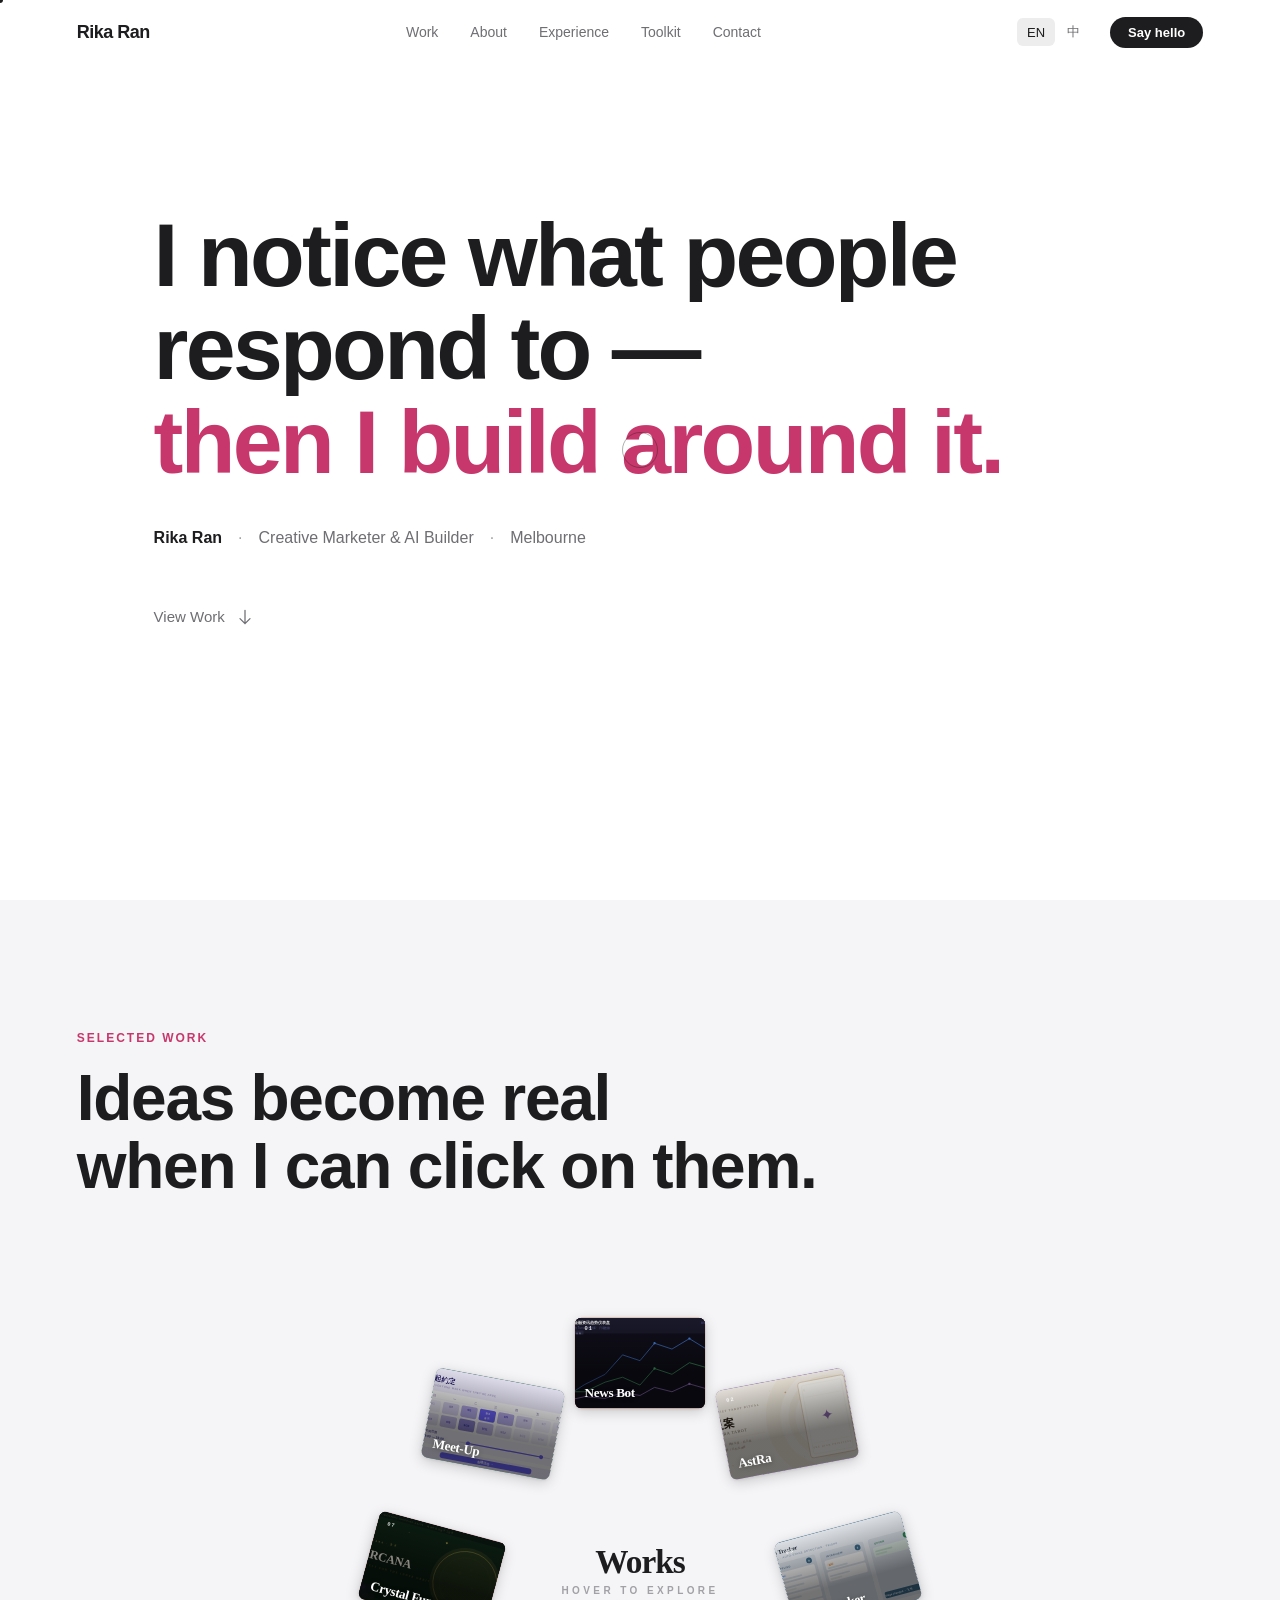
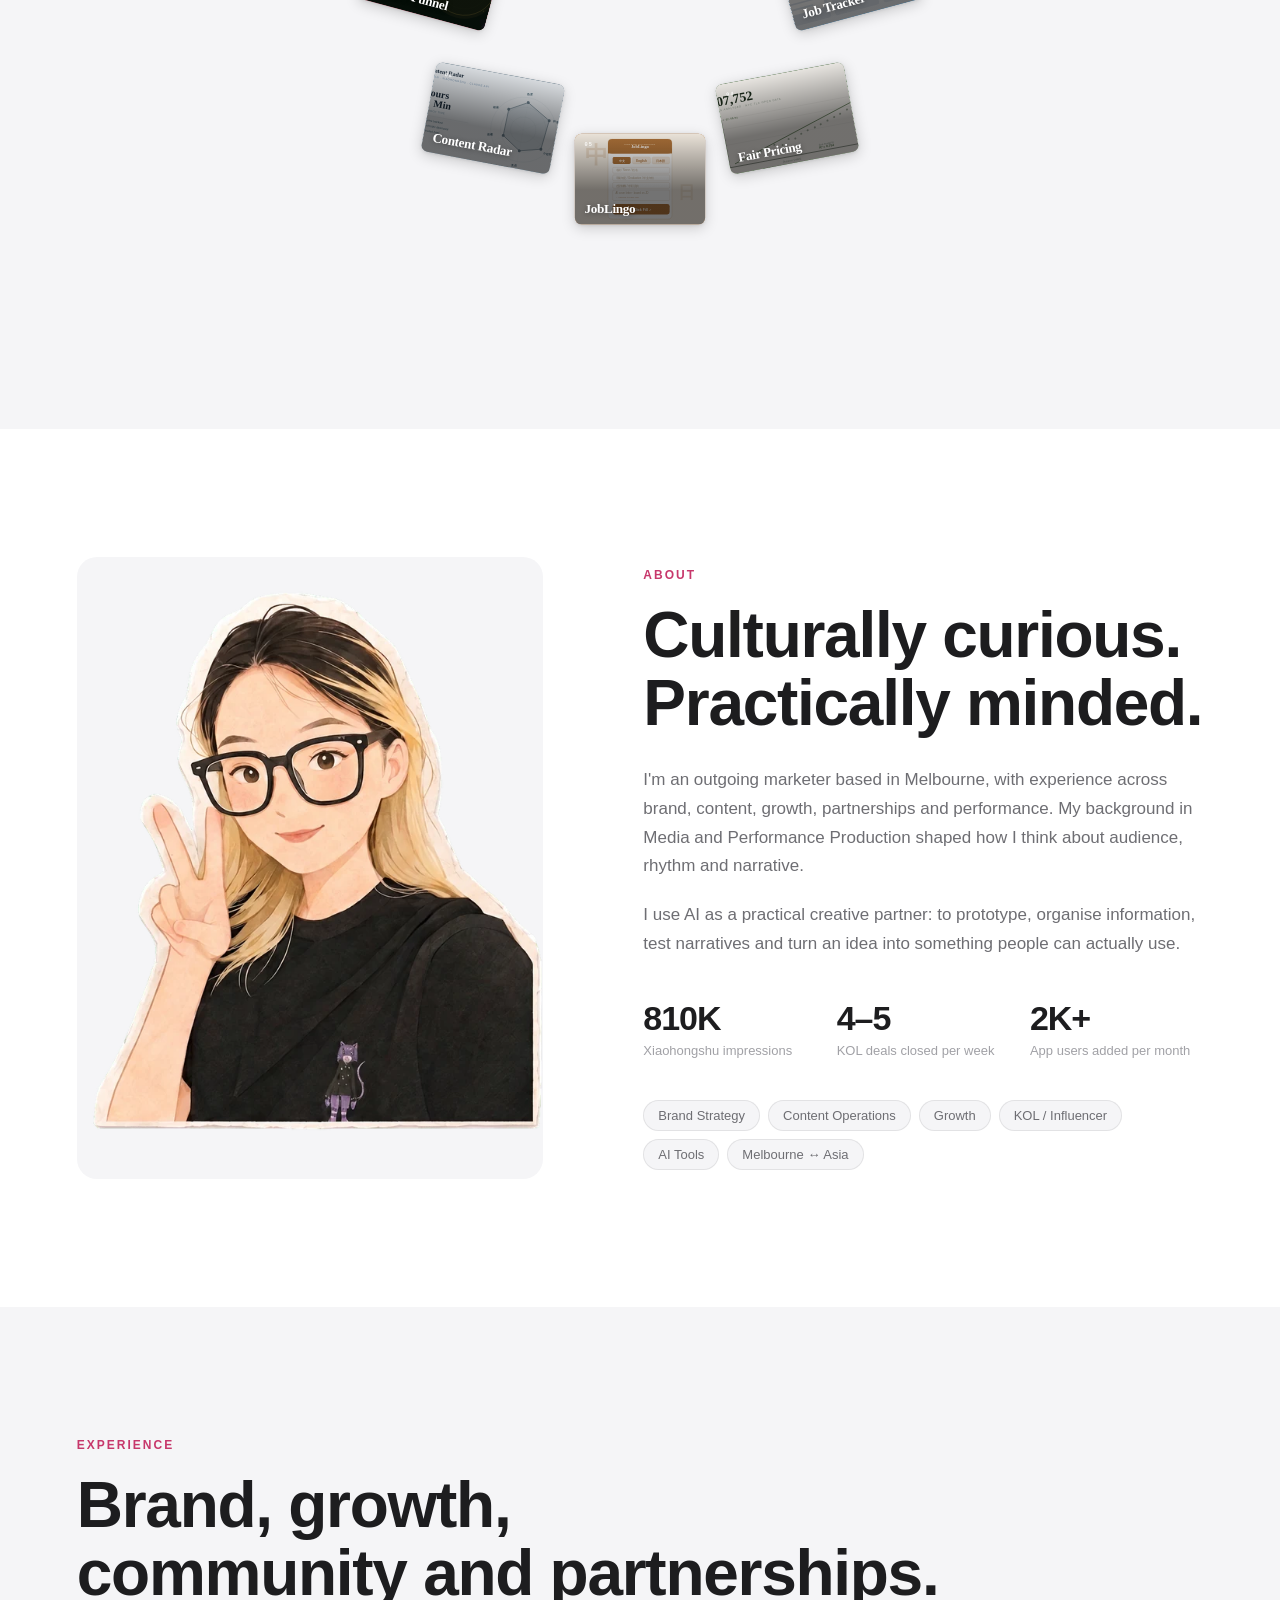
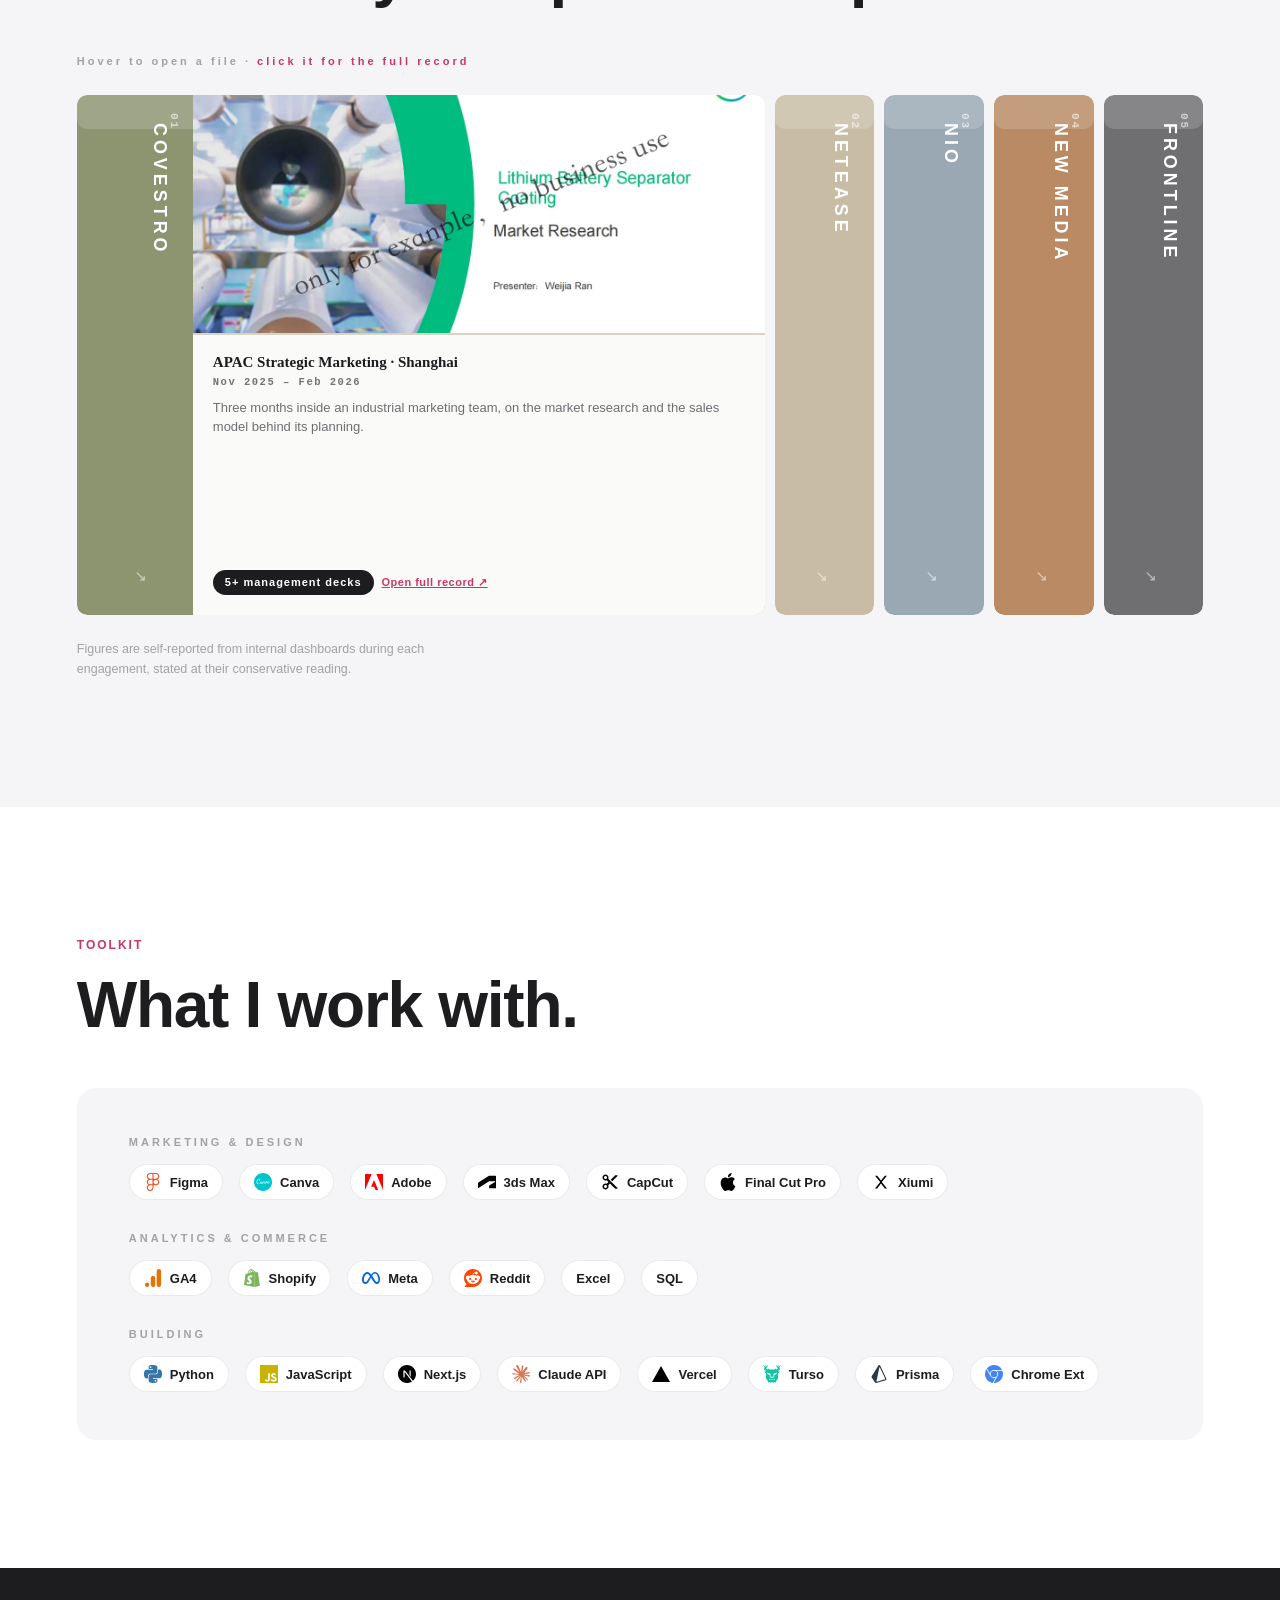
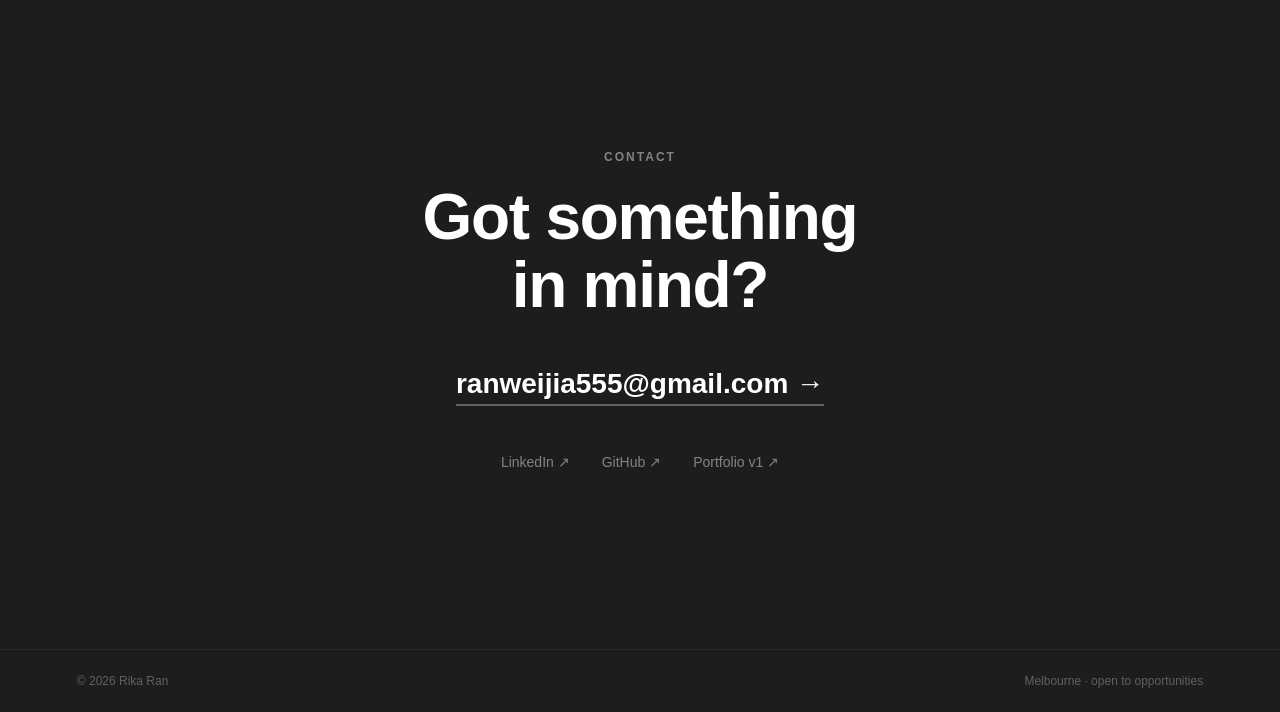
<file: v2/index.html>
<!doctype html>
<html lang="en">
<head>
  <meta charset="utf-8">
  <meta name="viewport" content="width=device-width,initial-scale=1">
  <title>Rika Ran</title>
  <meta name="description" content="Creative Marketer & AI Builder based in Melbourne.">
  <link rel="icon" href="data:image/svg+xml,<svg xmlns='http://www.w3.org/2000/svg' viewBox='0 0 100 100'><text y='.9em' font-size='90'>✦</text></svg>">
  <link rel="stylesheet" href="styles.css">
</head>
<body>

  <!-- Custom cursor -->
  <div class="cursor-dot"  aria-hidden="true"></div>
  <div class="cursor-ring" aria-hidden="true"></div>

  <!-- Nav -->
  <header class="nav" id="nav">
    <a class="nav-logo" href="#">Rika Ran</a>
    <nav class="nav-links" aria-label="Primary">
      <a href="#work" data-zh="作品">Work</a>
      <a href="#about" data-zh="关于">About</a>
      <a href="#experience" data-zh="经历">Experience</a>
      <a href="#toolkit" data-zh="工具">Toolkit</a>
      <a href="#contact" data-zh="联系">Contact</a>
    </nav>
    <div class="nav-right">
      <div class="lang-sw" role="group" aria-label="Language">
        <button type="button" data-lang="en" class="active">EN</button>
        <button type="button" data-lang="zh">中</button>
      </div>
      <a class="nav-cta magnetic" href="mailto:ranweijia555@gmail.com">Say hello</a>
    </div>
  </header>

  <main>

    <!-- ── Hero ──────────────────────────────────────────────── -->
    <section class="hero" id="hero">
      <div class="hero-inner">
        <h1 class="hero-headline" aria-label="I notice what people respond to — then I build around it.">
          <span class="line"><span>I notice what people</span></span>
          <span class="line"><span>respond to —</span></span>
          <span class="line accent"><span>then I build around it.</span></span>
        </h1>
        <div class="hero-sub">
          <span class="hero-name">Rika Ran</span>
          <span class="sep">·</span>
          <span>Creative Marketer &amp; AI Builder</span>
          <span class="sep">·</span>
          <span>Melbourne</span>
        </div>
        <a class="hero-scroll" href="#work">
          <span>View Work</span>
          <svg viewBox="0 0 24 24" aria-hidden="true"><path d="M12 4v16M6 14l6 6 6-6"/></svg>
        </a>
      </div>
    </section>

    <!-- ── Work ──────────────────────────────────────────────── -->
    <section class="work" id="work">
      <header class="section-header reveal">
        <span class="section-kicker" data-zh="作品">Selected Work</span>
        <h2 class="section-title" data-zh="想法变成真实，<br>当我能点击它的时候。">Ideas become real<br>when I can click on them.</h2>
      </header>

      <div class="rw" id="buildWheel">
        <div class="rw-stage" id="rwStage">
          <svg class="rw-arc" aria-hidden="true"><path id="rwArc" d=""></path></svg>
          <div class="rw-float">
            <div class="rw-track" id="rwTrack">
            <button class="rw-card" type="button" data-key="bot" style="--c:#c9633f"><figure><img class="rw-cover" src="../assets/covers/bot.svg" alt=""><span class="rw-no">01</span><span class="rw-ttl" data-zh="资讯推送 Bot">News Bot</span></figure></button>
            <button class="rw-card" type="button" data-key="astra" style="--c:#8b6cae"><figure><img class="rw-cover" src="../assets/covers/astra.svg" alt=""><span class="rw-no">02</span><span class="rw-ttl" data-zh="AstRa 灵案">AstRa</span></figure></button>
            <button class="rw-card" type="button" data-key="tracker" style="--c:#3f6f8f"><figure><img class="rw-cover" src="../assets/covers/tracker.svg" alt=""><span class="rw-no">03</span><span class="rw-ttl" data-zh="求职看板">Job Tracker</span></figure></button>
            <button class="rw-card" type="button" data-key="pricing" style="--c:#5c7a52"><figure><img class="rw-cover" src="../assets/covers/pricing.svg" alt=""><span class="rw-no">04</span><span class="rw-ttl" data-zh="公平定价">Fair Pricing</span></figure></button>
            <button class="rw-card" type="button" data-key="joblingo" style="--c:#b0743a"><figure><img class="rw-cover" src="../assets/covers/joblingo.svg" alt=""><span class="rw-no">05</span><span class="rw-ttl" data-zh="JobLingo">JobLingo</span></figure></button>
            <button class="rw-card" type="button" data-key="radar" style="--c:#6a7f8c"><figure><img class="rw-cover" src="../assets/covers/radar.svg" alt=""><span class="rw-no">06</span><span class="rw-ttl" data-zh="内容雷达">Content Radar</span></figure></button>
            <button class="rw-card" type="button" data-key="crystal" style="--c:#a35c6a"><figure><img class="rw-cover" src="../assets/covers/crystal.svg" alt=""><span class="rw-no">07</span><span class="rw-ttl" data-zh="水晶漏斗">Crystal Funnel</span></figure></button>
            <button class="rw-card" type="button" data-key="meetup" style="--c:#4a7a72"><figure><img class="rw-cover" src="../assets/covers/meetup.svg" alt=""><span class="rw-no">08</span><span class="rw-ttl" data-zh="约时间">Meet-Up</span></figure></button>
            </div>
          </div>
          <div class="rw-hub"><b data-zh="作品">Works</b><span data-zh="悬停查看">HOVER TO EXPLORE</span></div>
          <p class="rw-cap"><i id="rwNo">01</i><span id="rwName" data-zh="资讯推送 Bot">News Bot</span></p>
          <ul class="rw-nav" id="rwNav">
            <li data-key="bot" data-zh="资讯推送 Bot">News Bot</li>
            <li data-key="astra" data-zh="AstRa 灵案">AstRa</li>
            <li data-key="tracker" data-zh="求职看板">Job Tracker</li>
            <li data-key="pricing" data-zh="公平定价">Fair Pricing</li>
            <li data-key="joblingo" data-zh="JobLingo">JobLingo</li>
            <li data-key="radar" data-zh="内容雷达">Content Radar</li>
            <li data-key="crystal" data-zh="水晶漏斗">Crystal Funnel</li>
            <li data-key="meetup" data-zh="约时间">Meet-Up</li>
          </ul>
        </div>

        <div class="rw-detail" id="wheelDetail">
          <article class="wd-panel" data-key="bot">
            <figure class="wd-cover"><img src="../assets/covers/bot.svg" alt=""></figure>
            <small data-zh="自动化 · 内容运营">AUTOMATION &middot; CONTENT OPS</small>
            <h3 data-zh="AI 与金融资讯推送 Bot">AI &amp; Finance News Bot</h3>
            <p data-zh="每天 09:00 自动运行，推送 AI 和金融资讯。RSS 抓取 → URL 去重 → DeepSeek 精选摘要 → 分群推送，另有每周趋势周报和数据看板。">A daily briefing that builds itself. Pulls from a curated RSS whitelist, drops duplicates by URL fingerprint, then uses DeepSeek to select, summarise and tag — pushing two different digests to an AI group and a finance group.</p>
            <ul class="wd-metrics"><li><b>09:00</b><span data-zh="每日自动运行">runs daily</span></li><li><b>2</b><span data-zh="个推送群组">audience groups</span></li><li><b data-zh="每周">Weekly</b><span data-zh="趋势周报">trend report</span></li></ul>
            <p class="wd-tech">Python &middot; DeepSeek &middot; Turso &middot; GitHub Actions &middot; Feishu</p>
            <a class="wd-link" href="https://github.com/ranweijia555-sys/ai-finance-news-bot" target="_blank" rel="noreferrer" data-zh="查看仓库 &#8599;">See the repo &#8599;</a>
          </article>

          <article class="wd-panel" data-key="astra">
            <figure class="wd-cover"><img src="../assets/covers/astra.svg" alt=""></figure>
            <small data-zh="AI 产品 · 叙事">AI PRODUCT &middot; NARRATIVE</small>
            <h3 data-zh="AstRa · 灵案">AstRa &middot; &#28789;&#26696;</h3>
            <p data-zh="已上线的塔罗解读 Web App。核心差异：拍照识牌，保留线下仪式感，只把解读放到线上。支持选牌阵、自由提问、历史记录。">A tarot reading that respects how people actually read. Photograph the cards from your own deck — AstRa reads that specific spread. The ritual stays physical; only the interpretation is digital.</p>
            <ul class="wd-metrics"><li><b data-zh="已上线">Live</b><span data-zh="部署在 Vercel">on Vercel</span></li><li><b data-zh="拍照">Photo</b><span data-zh="拍照识牌">card recognition</span></li><li><b data-zh="牌阵">Spreads</b><span data-zh="+ 历史记录">+ history</span></li></ul>
            <p class="wd-tech">Next.js &middot; Vision &amp; LLM &middot; Vercel</p>
            <a class="wd-link" href="https://web-pink-ten-h8p4acc4mb.vercel.app" target="_blank" rel="noreferrer" data-zh="去体验 &#8599;">Try a reading &#8599;</a>
          </article>

          <article class="wd-panel" data-key="tracker">
            <figure class="wd-cover"><img src="../assets/covers/tracker.svg" alt=""></figure>
            <small data-zh="全栈 · 工作流自动化">FULL-STACK &middot; WORKFLOW</small>
            <h3 data-zh="求职看板">Job Tracker</h3>
            <p data-zh="把散在收件箱里的求职进度变成一个能查的看板。Google 登录后两种同步方式：自己打标签，或让它扫描收件箱自动判断阶段。">An inbox is a terrible database, so I turned mine into one. Sign in with Google, sync two ways: label a thread yourself, or let it scan and infer which stage each application reached.</p>
            <ul class="wd-metrics"><li><b data-zh="Gmail">Gmail</b><span data-zh="邮箱同步">API sync</span></li><li><b>2</b><span data-zh="种同步方式">sync modes</span></li><li><b data-zh="自动">Auto</b><span data-zh="自动判断阶段">stage detection</span></li></ul>
            <p class="wd-tech">Next.js 15 &middot; TypeScript &middot; Prisma &middot; Auth.js &middot; Gmail API</p>
            <a class="wd-link" href="https://github.com/ranweijia555-sys/job-tracker" target="_blank" rel="noreferrer" data-zh="查看仓库 &#8599;">See the repo &#8599;</a>
          </article>

          <article class="wd-panel" data-key="pricing">
            <figure class="wd-cover"><img src="../assets/covers/pricing.svg" alt=""></figure>
            <small data-zh="数据分析 · 商业决策">DATA &rarr; DECISION</small>
            <h3 data-zh="网约车定价优化：以乘客体验为目标">What Makes a Price Feel Unfair?</h3>
            <p data-zh="107,752 条纽约出租车数据，多元线性回归 + 非线性优化，目标函数设为最小化乘客效用损失，而非平台收入。">107,752 NYC taxi trips, a regression model, and an optimisation that targets passenger utility loss — not platform revenue. Ends in a usable pricing formula, not just a chart.</p>
            <ul class="wd-metrics"><li><b>107,752</b><span data-zh="条行程数据">trips analysed</span></li><li><b>R&sup2; .754</b><span data-zh="回归模型拟合度">fare model fit</span></li><li><b>$2.23</b><span data-zh="起步 + $2.68/英里">+ $2.68/mile</span></li></ul>
            <p class="wd-tech">Regression &middot; Nonlinear programming &middot; NYC TLC open data</p>
          </article>

          <article class="wd-panel" data-key="joblingo">
            <figure class="wd-cover"><img src="../assets/covers/joblingo.svg" alt=""></figure>
            <small data-zh="AI 产品 · Chrome 插件">AI PRODUCT &middot; CHROME EXTENSION</small>
            <h3 data-zh="JobLingo">JobLingo</h3>
            <p data-zh="中/日/英三语求职助手，Chrome 插件。一键填写招聘表单，Claude API 按 JD 自动生成定制简历措辞和求职信。">A trilingual job-application assistant. One click fills an application form in Chinese, Japanese or English. Claude API tailors résumé wording and a cover letter to each job description.</p>
            <ul class="wd-metrics"><li><b>3</b><span data-zh="支持语言">languages</span></li><li><b>Jun 2026</b><span data-zh="上线">launched</span></li><li><b>1 click</b><span data-zh="键填完表单">to fill a form</span></li></ul>
            <p class="wd-tech">JavaScript &middot; Claude API &middot; Chrome extension</p>
          </article>

          <article class="wd-panel" data-key="radar">
            <figure class="wd-cover"><img src="../assets/covers/radar.svg" alt=""></figure>
            <small data-zh="AI 工作流 · 内容策略">AI WORKFLOW &middot; CONTENT STRATEGY</small>
            <h3 data-zh="内容雷达">Content Radar</h3>
            <p data-zh="面向创作者的内容情报工具。跨抖音和小红书做竞品分析、爆款选题发现，Claude API 自动产出内容简报。">A creator's research tool. Reads across Douyin and Xiaohongshu — competitor analysis, breakout topics, content-structure extraction — then turns it into a brief automatically.</p>
            <ul class="wd-metrics"><li><b>2</b><span data-zh="个平台">platforms tracked</span></li><li><b data-zh="小时 → 分钟">Hours &rarr; minutes</b><span data-zh="调研耗时">research time</span></li><li><b>Jun 2026</b><span data-zh="上线">launched</span></li></ul>
            <p class="wd-tech">Python &middot; Claude API</p>
          </article>

          <article class="wd-panel" data-key="crystal">
            <figure class="wd-cover"><img src="../assets/covers/crystal.svg" alt=""></figure>
            <small data-zh="进行中 · SEO 与转化漏斗">IN PROGRESS &middot; SEO &amp; CONVERSION</small>
            <h3 data-zh="水晶测验漏斗">Crystal Quiz Funnel</h3>
            <p data-zh="自建独立站，内含水晶推荐 quiz 漏斗，转化路径：内容 → 测验 → 选品 → 定制成品。同时是 SEO 练手项目，建站时就按「要被搜到」来做结构。">A standalone store built around a crystal recommendation quiz. Path: content → quiz → selection → a made-to-order piece. Also my testbed for search: the site is built to be found, not only to look good.</p>
          </article>

          <article class="wd-panel" data-key="meetup">
            <figure class="wd-cover"><img src="../assets/covers/meetup.svg" alt=""></figure>
            <small data-zh="排期工具 · 协作">SCHEDULING &middot; TOOL</small>
            <h3 data-zh="约时间">Meet-Up</h3>
            <p data-zh="找到所有人都有空的时间，不用在群里来回问。创建活动、分享链接，每人标自己有空的时段，热力图显示最优重叠区间。">Finding a time everyone is free usually means a long thread. Create an event, share a link, everyone marks their slots — a heatmap surfaces the best overlap. No account needed.</p>
            <ul class="wd-metrics"><li><b data-zh="热力图">Heatmap</b><span data-zh="自动找最优时段">auto-overlap</span></li><li><b data-zh="免注册">No signup</b><span data-zh="打开即用">open and go</span></li><li><b data-zh="分享卡片">Share card</b><span data-zh="约好后导出">on lock-in</span></li></ul>
            <p class="wd-tech">Next.js &middot; TypeScript</p>
            <a class="wd-link" href="https://meet-up-ri-ka.vercel.app" target="_blank" rel="noreferrer" data-zh="去试试 &#8599;">Try it &#8599;</a>
          </article>
        </div>
      </div>
    </section>

    <!-- ── About ──────────────────────────────────────────────── -->
    <section class="about" id="about">
      <div class="about-inner">
        <div class="about-portrait reveal">
          <img src="../assets/rika-peace-transparent-20260812.webp" alt="Rika Ran">
        </div>
        <div class="about-copy">
          <span class="section-kicker reveal">About</span>
          <h2 class="section-title reveal">Culturally curious.<br>Practically minded.</h2>
          <p class="reveal">I'm an outgoing marketer based in Melbourne, with experience across brand, content, growth, partnerships and performance. My background in Media and Performance Production shaped how I think about audience, rhythm and narrative.</p>
          <p class="reveal">I use AI as a practical creative partner: to prototype, organise information, test narratives and turn an idea into something people can actually use.</p>
          <div class="about-stats reveal-stagger">
            <div class="stat-item reveal">
              <div class="stat-num">810K</div>
              <div class="stat-label">Xiaohongshu impressions</div>
            </div>
            <div class="stat-item reveal">
              <div class="stat-num">4–5</div>
              <div class="stat-label">KOL deals closed per week</div>
            </div>
            <div class="stat-item reveal">
              <div class="stat-num">2K+</div>
              <div class="stat-label">App users added per month</div>
            </div>
          </div>
          <div class="about-tags reveal">
            <span>Brand Strategy</span>
            <span>Content Operations</span>
            <span>Growth</span>
            <span>KOL / Influencer</span>
            <span>AI Tools</span>
            <span>Melbourne ↔ Asia</span>
          </div>
        </div>
      </div>
    </section>

    <!-- ── Experience ─────────────────────────────────────────── -->
    <section class="experience" id="experience">
      <header class="section-header reveal" style="max-width:var(--max);margin-left:auto;margin-right:auto;margin-bottom:48px">
        <span class="section-kicker" data-zh="经历">Experience</span>
        <h2 class="section-title" data-zh="待过的地方，<br>做过的事。">Brand, growth,<br>community and partnerships.</h2>
      </header>
      <p class="exp-hint" data-zh="悬停展开 · <b>点击查看完整经历</b>">Hover to open a file &middot; <b>click it for the full record</b></p>
      <div class="drawer" id="expDrawer">

        <article class="folder f-covestro" data-key="covestro" style="--f:#8d9470">
          <button class="folder-face" type="button" aria-label="Open the full Covestro record">
            <span class="folder-tab"><i>01</i><b data-zh="科思创">COVESTRO</b><u aria-hidden="true">&#8599;</u></span>
            <span class="folder-peek">
              <span class="peek-photo" data-slot="cover-covestro"><span class="peek-slot"><span>PHOTO</span><b>covestro.jpg</b></span></span>
              <span class="peek-body">
                <em data-zh="亚太战略营销 · 上海">APAC Strategic Marketing &middot; Shanghai</em>
                <strong data-zh="2025.11 – 2026.02">Nov 2025 &ndash; Feb 2026</strong>
                <span class="peek-blurb" data-zh="亚太战略营销实习。行业研究、销售数据建模，独立产出 5 份以上管理层汇报。">Three months inside an industrial marketing team, on the market research and the sales model behind its planning.</span>
                <span class="peek-foot">
                  <span class="peek-metric" data-zh="5+ 次管理层汇报">5+ management decks</span>
                  <span class="folder-cta" data-zh="查看完整经历 &#8599;">Open full record &#8599;</span>
                </span>
              </span>
            </span>
          </button>
        </article>

        <article class="folder f-netease" data-key="netease" style="--f:#c8bda4">
          <button class="folder-face" type="button" aria-label="Open the full Netease record">
            <span class="folder-tab"><i>02</i><b data-zh="网易">NETEASE</b><u aria-hidden="true">&#8599;</u></span>
            <span class="folder-peek">
              <span class="peek-photo" data-slot="cover-netease"><span class="peek-slot"><span>PHOTO</span><b>netease.jpg</b></span></span>
              <span class="peek-body">
                <em data-zh="海外营销 · 达人合作">Overseas Marketing &middot; KOL</em>
                <strong data-zh="2024.07 – 2025.01">Jul 2024 &ndash; Jan 2025</strong>
                <span class="peek-blurb" data-zh="海外游戏 KOL 项目全链路：拓展、签约、brief、排期、复盘。周签约 4–5 人，整体 ROI &gt; 1.8。">Overseas creator programmes for NetEase&rsquo;s games &mdash; sourcing, deals, briefs, and reading what the videos actually did.</span>
                <span class="peek-foot">
                  <span class="peek-metric" data-zh="ROI &gt; 1.8">ROI &gt; 1.8</span>
                  <span class="folder-cta" data-zh="查看完整经历 &#8599;">Open full record &#8599;</span>
                </span>
              </span>
            </span>
          </button>
        </article>

        <article class="folder f-nio" data-key="nio" style="--f:#9aa8b4">
          <button class="folder-face" type="button" aria-label="Open the full Nio record">
            <span class="folder-tab"><i>03</i><b data-zh="蔚来">NIO</b><u aria-hidden="true">&#8599;</u></span>
            <span class="folder-peek">
              <span class="peek-photo" data-slot="cover-nio"><span class="peek-slot"><span>PHOTO</span><b>nio.jpg</b></span></span>
              <span class="peek-body">
                <em data-zh="用户策略 · 成都">User Strategy &middot; Chengdu</em>
                <strong data-zh="2022.05 – 07">May &ndash; Jul 2022</strong>
                <span class="peek-blurb" data-zh="蔚来 App 社区用户增长。搭建公域→私域路径，单月引导 App 新增 2,000+。">Growth inside NIO&rsquo;s own app: moving people off public platforms into a community, then getting them to post.</span>
                <span class="peek-foot">
                  <span class="peek-metric" data-zh="单月 App 新增 2,000+">2,000+ app registrations</span>
                  <span class="folder-cta" data-zh="查看完整经历 &#8599;">Open full record &#8599;</span>
                </span>
              </span>
            </span>
          </button>
        </article>

        <article class="folder f-media" data-key="media" style="--f:#b98a63">
          <button class="folder-face" type="button" aria-label="Open the full New Media record">
            <span class="folder-tab"><i>04</i><b data-zh="新媒体">NEW MEDIA</b><u aria-hidden="true">&#8599;</u></span>
            <span class="folder-peek">
              <span class="peek-photo" data-slot="cover-media"><span class="peek-slot"><span>PHOTO</span><b>media.jpg</b></span></span>
              <span class="peek-body">
                <em data-zh="内容、宣传与制作">Content, publicity &amp; production</em>
                <strong data-zh="2020 – 2024">2020 &ndash; 2024</strong>
                <span class="peek-blurb" data-zh="抖音账号运营、学生社团宣传部部长、音乐剧制作人。内容、宣传、活动统筹三条线。">Three roles that taught me how audiences behave &mdash; an agency account, a society&rsquo;s newsroom, and a musical.</span>
                <span class="peek-foot">
                  <span class="peek-metric" data-zh="3 段经历">3 roles</span>
                  <span class="folder-cta" data-zh="查看完整经历 &#8599;">Open full record &#8599;</span>
                </span>
              </span>
            </span>
          </button>
        </article>

        <article class="folder f-retail" data-key="retail" style="--f:#6f6f72">
          <button class="folder-face" type="button" aria-label="Open the full Frontline record">
            <span class="folder-tab"><i>05</i><b data-zh="一线零售">FRONTLINE</b><u aria-hidden="true">&#8599;</u></span>
            <span class="folder-peek">
              <span class="peek-photo" data-slot="cover-retail"><span class="peek-slot"><span>PHOTO</span><b>retail.jpg</b></span></span>
              <span class="peek-body">
                <em data-zh="零售与餐饮服务">Retail &amp; hospitality</em>
                <strong data-zh="2022 – 至今">2022 &ndash; present</strong>
                <span class="peek-blurb" data-zh="墨尔本与加拿大的四份一线零售/餐饮工作。做 FMCG 和 BD 岗时的差异化实操经验。">Four counter jobs across Melbourne and Canada &mdash; the part that makes channel talk concrete.</span>
                <span class="peek-foot">
                  <span class="peek-metric" data-zh="4 段经历">4 roles</span>
                  <span class="folder-cta" data-zh="查看完整经历 &#8599;">Open full record &#8599;</span>
                </span>
              </span>
            </span>
          </button>
        </article>

      </div>
      <p class="exp-note" data-zh="文中数据来自各段任职期间的内部后台，均按保守口径列出。">Figures are self-reported from internal dashboards during each engagement, stated at their conservative reading.</p>
    </section>

    <!-- ── Toolkit ──────────────────────────────────────────────── -->
    <section class="toolkit" id="toolkit">
      <header class="section-header reveal">
        <span class="section-kicker" data-zh="工具栈">Toolkit</span>
        <h2 class="section-title" data-zh="我用什么工作。">What I work with.</h2>
      </header>
      <div class="v2-tool-card reveal">
        <p class="v2-tool-label" data-zh="营销与设计">MARKETING &amp; DESIGN</p>
        <div class="v2-tool-grid"><span class="tool" data-logo="figma"><i class="tool-ico" data-mono="F"><img class="logo" src="../assets/logos/figma.svg" alt=""></i><b>Figma</b></span><span class="tool" data-logo="canva"><i class="tool-ico" data-mono="C"><img class="logo" src="../assets/logos/canva.svg" alt=""></i><b>Canva</b></span><span class="tool" data-logo="adobe"><i class="tool-ico" data-mono="A"><img class="logo" src="../assets/logos/adobe.svg" alt=""></i><b>Adobe</b></span><span class="tool" data-logo="autodesk"><i class="tool-ico" data-mono="3"><img class="logo" src="../assets/logos/autodesk.svg" alt=""></i><b>3ds Max</b></span><span class="tool" data-logo="capcut"><i class="tool-ico" data-mono="C"><img class="logo" src="../assets/logos/capcut.svg" alt=""></i><b>CapCut</b></span><span class="tool" data-logo="finalcutpro"><i class="tool-ico" data-mono="F"><img class="logo" src="../assets/logos/finalcutpro.svg" alt=""></i><b>Final Cut Pro</b></span><span class="tool" data-logo="xiumi"><i class="tool-ico" data-mono="X"><img class="logo" src="../assets/logos/xiumi.svg" alt=""></i><b>Xiumi</b></span></div>
        <p class="v2-tool-label" data-zh="数据与电商">ANALYTICS &amp; COMMERCE</p>
        <div class="v2-tool-grid"><span class="tool" data-logo="googleanalytics"><i class="tool-ico" data-mono="G"><img class="logo" src="../assets/logos/googleanalytics.svg" alt=""></i><b>GA4</b></span><span class="tool" data-logo="shopify"><i class="tool-ico" data-mono="S"><img class="logo" src="../assets/logos/shopify.svg" alt=""></i><b>Shopify</b></span><span class="tool" data-logo="meta"><i class="tool-ico" data-mono="M"><img class="logo" src="../assets/logos/meta.svg" alt=""></i><b>Meta</b></span><span class="tool" data-logo="reddit"><i class="tool-ico" data-mono="R"><img class="logo" src="../assets/logos/reddit.svg" alt=""></i><b>Reddit</b></span><span class="tool is-word"><b>Excel</b></span><span class="tool is-word"><b>SQL</b></span></div>
        <p class="v2-tool-label" data-zh="开发">BUILDING</p>
        <div class="v2-tool-grid"><span class="tool" data-logo="python"><i class="tool-ico" data-mono="P"><img class="logo" src="../assets/logos/python.svg" alt=""></i><b>Python</b></span><span class="tool" data-logo="javascript"><i class="tool-ico" data-mono="J"><img class="logo" src="../assets/logos/javascript.svg" alt=""></i><b>JavaScript</b></span><span class="tool" data-logo="nextdotjs"><i class="tool-ico" data-mono="N"><img class="logo" src="../assets/logos/nextdotjs.svg" alt=""></i><b>Next.js</b></span><span class="tool" data-logo="claude"><i class="tool-ico" data-mono="C"><img class="logo" src="../assets/logos/claude.svg" alt=""></i><b>Claude API</b></span><span class="tool" data-logo="vercel"><i class="tool-ico" data-mono="V"><img class="logo" src="../assets/logos/vercel.svg" alt=""></i><b>Vercel</b></span><span class="tool" data-logo="turso"><i class="tool-ico" data-mono="T"><img class="logo" src="../assets/logos/turso.svg" alt=""></i><b>Turso</b></span><span class="tool" data-logo="prisma"><i class="tool-ico" data-mono="P"><img class="logo" src="../assets/logos/prisma.svg" alt=""></i><b>Prisma</b></span><span class="tool" data-logo="googlechrome"><i class="tool-ico" data-mono="C"><img class="logo" src="../assets/logos/googlechrome.svg" alt=""></i><b>Chrome Ext</b></span></div>
      </div>
    </section>

    <!-- ── Contact ────────────────────────────────────────────── -->
    <section class="contact" id="contact">
      <span class="section-kicker reveal" data-zh="联系方式">Contact</span>
      <h2 class="section-title reveal" data-zh="一起做点<br>有意思的东西。">Got something<br>in mind?</h2>
      <a class="contact-email magnetic reveal" href="mailto:ranweijia555@gmail.com">
        ranweijia555@gmail.com →
      </a>
      <div class="contact-links reveal">
        <a href="https://www.linkedin.com/in/weijiaran" target="_blank" rel="noreferrer" data-zh="领英 ↗">LinkedIn ↗</a>
        <a href="https://github.com/ranweijia555-sys" target="_blank" rel="noreferrer" data-zh="GitHub ↗">GitHub ↗</a>
        <a href="../" data-zh="V1 作品集 ↗">Portfolio v1 ↗</a>
      </div>
    </section>

  </main>

  <footer>
    <span>© 2026 Rika Ran</span>
    <span>Melbourne · open to opportunities</span>
  </footer>

  <!-- Experience overlay (shared with v1 experience.js) -->
  <div class="exp-overlay" id="expOverlay" role="dialog" aria-modal="true" aria-labelledby="expOvTitle" hidden>
    <div class="exp-backdrop" data-close></div>
    <div class="exp-sheet" role="document">
      <button class="exp-close" type="button" data-close aria-label="Close record">&times;</button>
      <div class="exp-scroll" id="expScroll"></div>
    </div>
  </div>

  <template id="exp-covestro">
    <p class="ov-kicker" data-zh="01 · 企业实习">01 &middot; CORPORATE</p>
    <h2 id="ovT" data-zh="科思创">Covestro</h2>
    <p class="ov-role" data-zh="亚太战略营销实习生 · 上海 · 2025.11 – 2026.02">APAC Strategic Marketing Intern &middot; Shanghai &middot; Nov 2025 &ndash; Feb 2026</p>
    <p class="ov-lede" data-zh="科思创是德国材料巨头，薄膜和功能涂层最终装进别人的产品里，所以它的市场工作靠产业研究而不是 campaign。我在亚太战略营销团队三个月，负责行业研究、3–5 年销售数据建模，以及新项目的管理层汇报。">Covestro makes films and functional coatings that end up inside other companies&rsquo; products, so its marketing runs on industrial research rather than campaigns. I spent three months with the Asia-Pacific team on the analysis underneath that work.</p>
    <ul class="ov-list">
      <li data-zh="梳理亚太地区薄膜与功能涂层的下游应用、客户结构与竞争格局，并参与撰写支撑部门年度规划的行业研究报告。">Mapped downstream applications, customer structure and the competitive landscape for films and functional coatings across APAC, contributing to an industry research report for the department&rsquo;s annual planning.</li>
      <li data-zh="独立完成江苏利特尔的案例研究，产出竞争优势与机会点的判断。">Ran an independent case study on Jiangsu Litter, producing a read on competitive advantage and where the openings were.</li>
      <li data-zh="基于三到五年历史销售数据搭建分析模型，横向对比 BOPP、BOPET 与 PP 在不同区域和产品线的表现。">Built an analysis model over three to five years of historical sales data, comparing BOPP, BOPET and PP across regions and product lines to surface performance breakpoints.</li>
      <li data-zh="支持芯片载带新项目，<b>独立产出 5 份以上管理层汇报</b>。">Supported a new chip carrier-tape project, pulling sales, marketing and external research into <b>5+ management-level decks</b> I produced on my own.</li>
    </ul>
    <ul class="ov-metrics"><li><b>5+</b><span data-zh="次管理层汇报">management decks</span></li><li><b>3&ndash;5 yrs</b><span data-zh="年销售数据建模">sales data modelled</span></li><li><b>B2B</b><span data-zh="工业材料">industrial materials</span></li></ul>
    <p class="ov-tags" data-zh="市场研究 · 数据建模 · 战略分析 · B2B">Market research &middot; Data modelling &middot; Strategic analysis &middot; B2B</p>
  </template>

  <template id="exp-netease">
    <p class="ov-kicker" data-zh="02 · 企业实习">02 &middot; CORPORATE</p>
    <h2 id="ovT" data-zh="网易">NetEase</h2>
    <p class="ov-role" data-zh="海外市场实习生（达人运营）· 2024.07 – 2025.01">Overseas Marketing Intern, KOL &middot; Jul 2024 &ndash; Jan 2025</p>
    <p class="ov-lede" data-zh="网易海外游戏发行高度依赖外部创作者。我负责海外 KOL 项目的完整链路：拓展、评估、签约、写 brief、排期，并在发布后做传播数据复盘。">NetEase publishes games worldwide, and an overseas launch depends almost entirely on creators the company does not own. My job was that side of it end to end &mdash; finding the right people, agreeing terms, briefing them, scheduling the launch, and reading the results.</p>
    <ul class="ov-list">
      <li data-zh="在 Instagram、X 和 YouTube 上拓展电商、游戏与生活方式赛道的达人——评估匹配度、内容与报价，<b>每周签约四到五人</b>。">Sourced creators on Instagram, X and YouTube across e-commerce, gaming and lifestyle &mdash; assessing fit, content and rates, <b>signing four to five a week</b> and owning each deal through to the video going live.</li>
      <li data-zh="负责 <b>TGS 2024</b> 与海南－东盟 TikTok 短视频大赛的媒介策略、上线协调与传播数据分析。">Owned media strategy, launch coordination and performance analysis for <b>TGS 2024</b> and the Hainan&ndash;ASEAN TikTok short-video competition.</li>
      <li data-zh="产出爆款内容——<b>传播达百万级，整体 ROI 高于 1.8</b>。">Produced breakout pieces including <i>A Day at TGS 2024</i> and Marvel Rivals coverage &mdash; <b>million-level reach at an overall ROI above 1.8</b>.</li>
      <li data-zh="搭建 <b>Python 批量触达工作流</b>，把单批拓展量从约 100 人提升到 <b>500 人以上</b>。">Built a <b>Python batch-outreach workflow</b> that took sourcing from around 100 to <b>500+ creators per batch</b>.</li>
    </ul>
    <ul class="ov-metrics"><li><b>4&ndash;5</b><span data-zh="周签约">signings per week</span></li><li><b>&gt;1.8</b><span data-zh="整体 ROI">overall ROI</span></li><li><b>100 &rarr; 500+</b><span data-zh="单批触达量">outreach per batch</span></li></ul>
    <p class="ov-tags" data-zh="达人 BD · 海外营销 · 媒介策略 · 内容">Creator BD &middot; Overseas marketing &middot; Media strategy &middot; Content</p>
  </template>

  <template id="exp-nio">
    <p class="ov-kicker" data-zh="03 · 企业实习">03 &middot; CORPORATE</p>
    <h2 id="ovT" data-zh="蔚来">NIO</h2>
    <p class="ov-role" data-zh="用户策略与社区运营 · 成都 · 2022.05 – 07">User Strategy &amp; Community Operations &middot; Chengdu &middot; May &ndash; Jul 2022</p>
    <p class="ov-lede" data-zh="蔚来的用户社区在自家 App 内，增长不是买量，而是把人从公域平台引导到私域并留下来。我负责这条路径的搭建，以及用户进来之后的活跃度提升。">NIO&rsquo;s community lives inside its own app, which makes growth a very different problem from buying traffic. I spent the summer on that path &mdash; and on what made people post once they had arrived.</p>
    <ul class="ov-list">
      <li data-zh="分析公众号、视频号与微博的用户画像和流量峰值，搭建公域→私域路径，<b>单月引导 App 新增 2,000 以上</b>。">Profiled audiences and traffic peaks across the WeChat account, video channel and Weibo, then built a public-reach-to-owned-community path that drove <b>2,000+ app registrations in a single month</b>.</li>
      <li data-zh="优化 Push、Banner 与公众号触达，引导用户发帖：<b>发帖量 +13%，评论量 +25%</b>。">Tuned push, banner and account messaging to pull people into posting: <b>posts up 13%, comments up 25%</b>.</li>
      <li data-zh="策划 <b>20 场以上轻量化活动</b>，平均社区参与率超过 30%。">Planned <b>20+ lightweight campaigns</b> around festivals and events, averaging over 30% community participation.</li>
      <li data-zh="分析点击与内容热度数据以调整推荐规则，<b>日均登录从 1.2 次提升到 2 次</b>。">Read click and content-heat data to adjust recommendation rules, lifting <b>average daily logins from 1.2 to 2</b>.</li>
    </ul>
    <ul class="ov-metrics"><li><b>2,000+</b><span data-zh="单月 App 新增">app registrations / month</span></li><li><b>+13% / +25%</b><span data-zh="发帖 / 评论">posts / comments</span></li><li><b>1.2 &rarr; 2</b><span data-zh="日均登录">daily logins</span></li></ul>
    <p class="ov-tags" data-zh="用户运营 · 活动策划 · 社区增长 · CRM 分层">User operations &middot; Campaigns &middot; Community growth &middot; CRM segmentation</p>
  </template>

  <template id="exp-media">
    <p class="ov-kicker" data-zh="04 · 内容与活动">04 &middot; CONTENT, PUBLICITY &amp; PRODUCTION</p>
    <h2 id="ovT" data-zh="新媒体">New Media</h2>
    <p class="ov-role" data-zh="三段经历 · 2020 – 2024">Three roles &middot; 2020 &ndash; 2024</p>
    <p class="ov-lede" data-zh="三段内容与活动经历：抖音账号从 0 做到 1 万粉，学生社团宣传部部长带 20 人团队，以及一部 100+ 人团队的音乐剧制作。">Where I learned how audiences actually behave &mdash; by publishing constantly, and by putting a show in front of a real room.</p>

    <section class="ov-sub">
      <h3 data-zh="跳格子传媒 — 新媒体内容实习生">Tiaogezi Media &mdash; New Media Content Intern</h3>
      <p class="ov-role" data-zh="2020.11 – 2021.05 · 中国">Nov 2020 &ndash; May 2021 &middot; China</p>
      <p class="ov-lede" data-zh="短视频 MCN 的账号运营岗，主打稳定产出。账号能涨量靠的是从不断更，以及把每一张封面都当成一次 A/B 测试。">A short-video agency account, run at volume. This is where I learned that consistency beats inspiration: the account grew because something went out constantly and every cover was a test.</p>
      <ul class="ov-list">
        <li data-zh="运营抖音果园账号，累计 <b>1 万粉丝、4.2 万获赞</b>，已发布 <b>66 条作品</b>。">Ran the Douyin orchard account through its growth to <b>10,000 followers and 42,000 likes</b> across <b>66 published posts</b>.</li>
        <li data-zh="以系列化的方式撰稿并拍摄，建立能让内容按期产出的内容 SOP。">Wrote and shot the videos as a running series, and built the content SOP that kept them shipping on schedule.</li>
        <li data-zh="产出 <b>9 份竞品拆解报告</b>，覆盖抖音、快手与百家号的封面、标题与结构。">Wrote <b>9 competitor teardowns</b> across Douyin, Kuaishou and Baijiahao on covers, titles and structure.</li>
      </ul>
      <ul class="ov-metrics"><li><b>10,000</b><span data-zh="粉丝">followers</span></li><li><b>42,000</b><span data-zh="获赞">likes</span></li><li><b>66</b><span data-zh="已发布作品">posts published</span></li></ul>
    </section>

    <section class="ov-sub">
      <h3 data-zh="GPS 中国学生社团 — 宣传部部长">GPS Chinese Students&rsquo; Society &mdash; Head of Publicity</h3>
      <p class="ov-role" data-zh="2020.08 – 2022.08 · 金斯顿">Aug 2020 &ndash; Aug 2022 &middot; Kingston</p>
      <p class="ov-lede" data-zh="女王大学中国学生社团的宣传部，负责社团所有对外内容，并从零搭建和管理宣传团队。">The publicity arm of a Chinese students&rsquo; society &mdash; in practice, the outlet that told everyone what was happening, and the team I had to build to keep it running.</p>
      <ul class="ov-list">
        <li data-zh="策划「暑期热点」「开学季速递」等专题，累计发布 <b>30 篇以上推文、阅读量 18,000 以上</b>——校内媒体中表现最好的一个。">Planned themed series such as Summer Highlights and Back-to-School Briefing, publishing <b>30+ articles to 18,000+ cumulative reads</b> &mdash; the strongest of the campus outlets.</li>
        <li data-zh="在 Instagram、Facebook、TikTok、微博与小红书上保持每周两到五篇的更新节奏。">Ran weekly output of two to five posts across Instagram, Facebook, TikTok, Weibo and Xiaohongshu.</li>
        <li data-zh="为团队搭建能力模型并主导招新：<b>面试 100 人以上，录取 20 人以上</b>。">Built a competency model for the team and led recruiting: <b>100+ interviews, 20+ hired</b>.</li>
      </ul>
    </section>

    <section class="ov-sub">
      <h3 data-zh="《金沙》音乐剧 — 制作人"><i>Jinsha</i> Musical &mdash; Production Manager</h3>
      <p class="ov-role" data-zh="金斯顿">Kingston</p>
      <p class="ov-lede" data-zh="学生自制的跨文化音乐剧，从剧本本地化到登台演出全程完成。作为制作人统筹 100+ 人团队，并负责全部宣发物料与售票推广。">A cross-cultural musical adapted and staged end to end by students. Marketing a show teaches you something a campaign never does: the deadline is the curtain, and an empty seat cannot be made up later.</p>
      <ul class="ov-list">
        <li data-zh="协调表演、设计与营销共 <b>100 人以上的团队</b>，主导从剧本本地化到现场演出的全过程。">Led the adaptation from script localisation through to live performance, coordinating a <b>100+ person team</b> across performance, design and marketing.</li>
        <li data-zh="制作海报与电子邀请函并执行跨平台推广——<b>90 份以上物料，2,000 人以上观演</b>。">Produced posters and digital invitations and ran cross-platform marketing &mdash; <b>90+ assets, 2,000+ attendance</b>.</li>
      </ul>
    </section>
    <p class="ov-tags" data-zh="内容运营 · 宣传 · 活动制作 · 跨团队协作">Content operations &middot; Publicity &middot; Event production &middot; Cross-team coordination</p>
  </template>

  <template id="exp-retail">
    <p class="ov-kicker" data-zh="05 · 一线零售">05 &middot; RETAIL &amp; HOSPITALITY</p>
    <h2 id="ovT" data-zh="一线零售">Frontline</h2>
    <p class="ov-role" data-zh="四段经历 · 2022 – 至今 · 墨尔本与加拿大">Four roles &middot; 2022 &ndash; present &middot; Melbourne &amp; Canada</p>
    <p class="ov-lede" data-zh="大多数营销应届生没有在柜台另一侧站过。这段一线经验让我在聊渠道和 BD 时讲得出具体的事：货架上什么真正动销，以及没人做问卷时顾客会怎么说。">Most marketing graduates have never stood on the other side of the counter. This is the part of my background that makes channel and BD conversations concrete rather than theoretical.</p>

    <section class="ov-sub">
      <h3 data-zh="Chemist Warehouse — 零售助理">Chemist Warehouse &mdash; Retail Assistant</h3>
      <p class="ov-role" data-zh="2026.07 – 至今 · 墨尔本">Jul 2026 &ndash; present &middot; Melbourne</p>
      <ul class="ov-list"><li data-zh="在高客流连锁药房做门店一线工作——端架、黄金位、POSM 与动销。">Hands-on retail floor work in a high-volume pharmacy chain &mdash; end caps, prime positions, POSM and sell-through.</li></ul>
    </section>

    <section class="ov-sub">
      <h3 data-zh="好邻居亚超 — 收银与理货">Good Neighbour Asian Supermarket &mdash; Cashier &amp; Stock Assistant</h3>
      <p class="ov-role" data-zh="2024.04 – 至今 · 墨尔本 CBD">Apr 2024 &ndash; present &middot; Melbourne CBD</p>
      <ul class="ov-list">
        <li data-zh="中英双语服务，为英语受限的留学生顾客搭桥。">Bilingual service in English and Mandarin, bridging for international-student customers with limited English.</li>
        <li data-zh="POS 收银、高峰时段现金与刷卡处理、库存周转、陈列与理货。">POS, peak-hour cash and card handling, stock turnover, display and shelf work.</li>
      </ul>
    </section>

    <section class="ov-sub">
      <h3 data-zh="海底捞 — 前厅服务">Haidilao &mdash; Floor Staff</h3>
      <p class="ov-role" data-zh="2025.02 – 05 · 墨尔本">Feb &ndash; May 2025 &middot; Melbourne</p>
      <ul class="ov-list"><li data-zh="按海底捞标准为双语顾客提供前厅服务，高峰期同时照看多桌并与后厨、楼面协作。">Front-of-house service to Haidilao standards for bilingual guests, coordinating with kitchen and floor while running several tables at peak.</li></ul>
    </section>

    <section class="ov-sub">
      <h3 data-zh="BV 亚洲超市 — 销售助理">BV Asian Market &mdash; Sales Assistant</h3>
      <p class="ov-role" data-zh="2022.11 – 2024.01 · 加拿大">Nov 2022 &ndash; Jan 2024 &middot; Canada</p>
      <ul class="ov-list"><li data-zh="负责食品与美妆品类销售，并处理门店线上目录的 <b>Shopify 上架与商品录入</b>。">Sold across food and beauty categories, and handled <b>Shopify listing and product upload</b> for the store&rsquo;s online catalogue.</li></ul>
    </section>
    <p class="ov-tags" data-zh="门店一线 · 渠道认知 · 双语服务 · 电商上架">Retail floor &middot; Channel vocabulary &middot; Bilingual service &middot; E-commerce listing</p>
  </template>

  <script src="../i18n.js?v=3"></script>
  <script src="../build-wheel.js?v=10"></script>
  <script src="../experience.js?v=4"></script>
  <script src="script.js"></script>
  <script>
    /* Photo slots for v2 — fetches from parent directory */
    (() => {
      const fill = (holder, src, alt) => {
        if (!src || holder.querySelector('img')) return;
        const img = document.createElement('img');
        img.alt = alt || ''; img.decoding = 'async'; img.src = src;
        holder.insertBefore(img, holder.firstChild);
      };
      const fillAll = (root, manifest) => {
        root.querySelectorAll('.peek-photo[data-slot]').forEach(el => {
          const slot = el.dataset.slot.replace(/^cover-/, '');
          fill(el, manifest.experience[slot], '');
        });
        root.querySelectorAll('.ov-figure[data-slot]').forEach(el => {
          const src = manifest.experience[el.dataset.slot];
          if (!src) { el.remove(); return; }
          fill(el, src, el.querySelector('figcaption')?.textContent.trim() || '');
        });
        root.querySelectorAll('.tool.is-word[data-logo]').forEach(el => {
          const src = manifest.logos?.[el.dataset.logo];
          if (!src) return;
          fill(el.querySelector('.tool-ico'), src, '');
          el.classList.remove('is-word');
        });
      };
      fetch('../assets/photo-manifest.json')
        .then(r => r.ok ? r.json() : null)
        .then(data => {
          if (!data) return;
          const m = { experience: data.experience || {}, logos: data.logos || {} };
          /* fix paths: manifest has 'assets/...' but we're one level up */
          Object.keys(m.experience).forEach(k => {
            m.experience[k] = '../' + m.experience[k];
          });
          Object.keys(m.logos).forEach(k => {
            m.logos[k] = '../' + m.logos[k];
          });
          fillAll(document, m);
          window._v2PhotoManifest = m;
        })
        .catch(() => {});
      /* re-fill after experience overlay opens */
      window.fillPhotoSlots = root => {
        if (window._v2PhotoManifest) fillAll(root, window._v2PhotoManifest);
      };
    })();
  </script>
</body>
</html>
</file>
<file: styles.css>
:root{--ink:#282226;--paper:#fff2d9;--pink:#e86f91;--pink2:#d9567d;--yellow:#f1bd39;--olive:#b9ba96;--blue:#9cafca;--orange:#e56d42;--shadow:rgba(55,35,38,.17)}
*{box-sizing:border-box}html{scroll-behavior:smooth}body{margin:0;background:var(--paper);color:var(--ink);font-family:Arial,Helvetica,sans-serif;overflow-x:hidden}a{color:inherit;text-decoration:none}img{display:block;max-width:100%}
.site-header{position:sticky;z-index:100;top:16px;width:min(1600px,calc(100% - 42px));margin:16px auto 26px;padding:18px 26px;background:rgba(255,242,217,.96);border:3px solid var(--ink);box-shadow:8px 9px 0 var(--shadow);display:grid;grid-template-columns:1fr auto 1fr;align-items:center}.brand{font:900 clamp(26px,3vw,42px)/1 Impact,sans-serif;letter-spacing:1px}.site-header nav{display:flex;gap:34px;font-weight:900;font-size:14px}.site-header nav a,.hello{position:relative}.site-header nav a:after,.hello:after{content:"";position:absolute;left:0;right:100%;bottom:-5px;border-bottom:3px solid var(--orange);transition:right .25s}.site-header nav a:hover:after,.hello:hover:after{right:0}.hello{justify-self:end;font-weight:900;font-size:18px}
.hero{position:relative;width:min(1740px,calc(100% - 70px));height:clamp(760px,78vw,1000px);max-height:calc(100vh - 80px);min-height:720px;margin:0 auto 0;border:6px solid var(--ink);border-radius:26px;overflow:hidden;background:var(--pink);isolation:isolate;background-image:radial-gradient(rgba(70,34,48,.16) 1.2px,transparent 1.4px),radial-gradient(1400px 900px at 24% 12%,rgba(255,255,255,.055),transparent 62%),radial-gradient(1100px 800px at 82% 88%,rgba(70,34,48,.05),transparent 60%);background-size:22px 22px,auto,auto}.hero:after{content:"";position:absolute;z-index:-1;inset:0;background-image:linear-gradient(var(--ink),var(--ink)),linear-gradient(var(--yellow),var(--yellow)),linear-gradient(var(--ink),var(--ink)),linear-gradient(var(--yellow),var(--yellow)),linear-gradient(var(--ink),var(--ink)),linear-gradient(var(--yellow),var(--yellow)),linear-gradient(var(--ink),var(--ink)),linear-gradient(var(--yellow),var(--yellow)),linear-gradient(var(--ink),var(--ink)),linear-gradient(var(--yellow),var(--yellow)),linear-gradient(var(--ink),var(--ink)),linear-gradient(var(--yellow),var(--yellow)),linear-gradient(var(--ink),var(--ink)),linear-gradient(var(--yellow),var(--yellow));background-repeat:no-repeat;background-size:9px 9px,5px 5px,9px 9px,5px 5px,9px 9px,5px 5px,9px 9px,5px 5px,9px 9px,5px 5px,9px 9px,5px 5px,9px 9px,5px 5px;background-position:16% 14%,calc(16% + 8px) calc(14% + 8px),47% 8%,calc(47% - 7px) calc(8% + 9px),79% 22%,calc(79% + 8px) calc(22% - 6px),22% 46%,calc(22% + 8px) calc(46% + 8px),50% 52%,calc(50% - 7px) calc(52% + 9px),30% 84%,calc(30% + 8px) calc(84% - 6px),68% 78%,calc(68% + 8px) calc(78% + 8px)}.marquee{position:absolute;z-index:20;top:72px;left:25%;width:50%;overflow:hidden;background:var(--ink);color:var(--paper);box-shadow:7px 8px 0 rgba(110,38,62,.2);white-space:nowrap}.marquee-track{display:flex;width:max-content;animation:marquee 13s linear infinite}.marquee span{padding:14px 0;font-weight:900;letter-spacing:4px}.hero h1{position:absolute;z-index:12;top:132px;left:25%;margin:0;color:var(--paper);font:900 clamp(38px,4vw,66px)/.98 Georgia,serif;letter-spacing:-2px;text-shadow:3px 3px 0 #b24e68;transform:rotate(-.8deg)}.marker-swipe{position:absolute;top:143px;left:31%;width:250px;height:24px;background:rgba(243,189,49,.38);transform:rotate(-4deg);border-radius:60% 35% 45% 55%;z-index:4}.hero-portrait{position:absolute;z-index:4;overflow:hidden;filter:saturate(.92) contrast(1.03)}.hero-portrait img{width:100%;height:100%;object-fit:cover}.left-portrait{left:-1%;bottom:-4%;width:26%;height:66%;border-radius:48% 48% 4% 4%;transform:rotate(-1deg)}.left-portrait img{object-position:37% 52%}.right-portrait{right:-2%;bottom:-9%;width:26%;height:50%;border-radius:50% 45% 0 0;transform:rotate(2deg)}.right-portrait img{object-position:55% 58%}.linkedin-note{position:absolute;z-index:30;right:4%;top:28%;width:220px;padding:22px 24px;background:var(--paper);transform:rotate(4deg);font-family:"Comic Sans MS",cursive;box-shadow:0 6px 0 rgba(72,43,43,.15);clip-path:polygon(0 0,100% 4%,96% 88%,84% 94%,70% 88%,55% 96%,38% 90%,19% 96%,0 89%)}.linkedin-note:before{content:"";position:absolute;top:-8px;left:32%;width:72px;height:22px;background:rgba(231,164,92,.65);transform:rotate(-4deg)}.linkedin-note strong{display:block;color:#bd4f62;font-size:12px;letter-spacing:2px}.linkedin-note span{font-weight:800}.sparkles{position:absolute;right:18%;top:26%;font:900 35px/1.15 serif;transform:rotate(9deg)}
.hero-portals{position:absolute;z-index:15;top:32%;left:27%;width:53%;height:63%;display:grid;grid-template-columns:1fr 1fr;grid-template-rows:1fr 1fr;column-gap:20%;row-gap:1%}.portal{position:relative;min-width:0}.icon-stage{position:absolute;inset:0 0 2.5rem}.icon-stage img{position:absolute;max-width:none;filter:drop-shadow(5px 7px 0 rgba(43,31,35,.12));transform-origin:50% 90%;transition:transform .55s cubic-bezier(.2,.8,.2,1),opacity .35s}.icon-title{z-index:20;left:50%;bottom:-32px;width:78%;transform:translateX(-50%);filter:none!important}.build .folder{width:62%;left:19%;bottom:25px}.build .folder-back{z-index:2}.build .folder-front{z-index:10;clip-path:polygon(0 26%,100% 26%,100% 100%,0 100%)}.build .card-a{z-index:5;width:24%;left:26%;bottom:71px;transform:rotate(-7deg)}.build .card-b{z-index:4;width:24%;left:41%;bottom:74px;transform:rotate(4deg)}.build .card-c{z-index:3;width:28%;left:50%;bottom:67px;transform:rotate(9deg)}.build:hover .card-a,.build:focus-visible .card-a{transform:translateY(-46px) rotate(-11deg)}.build:hover .card-b,.build:focus-visible .card-b{transform:translateY(-68px) rotate(2deg)}.build:hover .card-c,.build:focus-visible .card-c{transform:translateY(-43px) rotate(12deg)}
.experience .paper-rear{z-index:1;width:54%;left:23%;bottom:35px;transform:rotate(-7deg)}.experience .paper-left{z-index:2;width:53%;left:20%;bottom:42px;transform:rotate(6deg)}.experience .paper-right{z-index:3;width:53%;left:29%;bottom:42px;transform:rotate(-2deg)}.experience .checklist{z-index:6;width:55%;left:23%;bottom:48px}.experience .pin{z-index:9;width:17%;left:42%;top:10px;transform:rotate(7deg)}.experience:hover .checklist,.experience:focus-visible .checklist{transform:translateY(-18px) rotate(-1deg)}.experience:hover .paper-left,.experience:focus-visible .paper-left{transform:translate(-15px,8px) rotate(10deg)}.experience:hover .paper-right,.experience:focus-visible .paper-right{transform:translate(16px,5px) rotate(-7deg)}.experience:hover .pin,.experience:focus-visible .pin{transform:translateY(-7px) rotate(-5deg)}
.content .phone-wrap{position:absolute;z-index:8;width:39%;left:30%;bottom:35px;filter:drop-shadow(5px 7px 0 rgba(43,31,35,.12));transition:transform .55s cubic-bezier(.2,.8,.2,1)}.content .phone{position:relative;z-index:2;width:100%;filter:none}.phone-screen{position:absolute;z-index:3;left:18.5%;top:25%;width:63%;height:35%;overflow:hidden;background:var(--ink);border:2px solid var(--ink)}.phone-feed{display:grid;gap:3px;padding:3px;transition:transform .75s cubic-bezier(.2,.8,.2,1)}.phone-feed i{height:38px;padding:5px;background:var(--pink);color:white;font:700 7px/1.1 Arial;font-style:normal}.phone-feed i:nth-child(2){background:var(--olive);color:var(--ink)}.phone-feed i:nth-child(3){background:var(--orange);color:var(--ink)}.content .pencil{z-index:5;width:16%;left:19%;bottom:37px;transform:rotate(-8deg)}.content .heart{z-index:4;width:28%;right:13%;top:45px;transform:rotate(5deg)}.content .bubble-a{z-index:3;width:25%;right:11%;bottom:58px;transform:rotate(7deg)}.content .bubble-b{z-index:2;width:29%;left:11%;top:66px;transform:rotate(-6deg)}.content:hover .phone-wrap,.content:focus-visible .phone-wrap{transform:translateY(-12px) rotate(1deg)}.content:hover .phone-feed,.content:focus-visible .phone-feed{transform:translateY(-52px)}.content:hover .heart{transform:translateY(-28px) rotate(9deg)}.content:hover .bubble-a{transform:translate(15px,-15px) rotate(10deg)}.content:hover .bubble-b{transform:translate(-13px,-20px) rotate(-10deg)}.content:hover .pencil{transform:translateY(-18px) rotate(-13deg)}
.tools .box{width:58%;left:22%;bottom:23px}.tools .box-back{z-index:2}.tools .box-front{z-index:9;clip-path:polygon(0 44%,100% 44%,100% 100%,0 100%)}.tools .contact-card{z-index:10;width:46%;left:7%;bottom:49px;transform:rotate(-4deg)}.tools .tool{z-index:5;bottom:65px}.tools .wrench{width:15%;left:41%;transform:rotate(-12deg)}.tools .screwdriver{width:15%;left:48%;transform:rotate(2deg)}.tools .hammer{width:16%;left:55%;transform:rotate(9deg)}.tools .brush{width:14%;left:62%;transform:rotate(15deg)}.tools:hover .wrench{transform:translateY(-50px) rotate(-17deg)}.tools:hover .screwdriver{transform:translateY(-67px) rotate(1deg)}.tools:hover .hammer{transform:translateY(-54px) rotate(14deg)}.tools:hover .brush{transform:translateY(-41px) rotate(22deg)}.tools:hover .contact-card{transform:translate(-5px,-7px) rotate(-6deg)}
.scribble{position:absolute;z-index:14;width:110px;fill:none;stroke:var(--ink);stroke-width:8;stroke-linecap:round;stroke-linejoin:round}.arrow-one{left:46%;top:51%;transform:rotate(-8deg)}.arrow-two{left:52%;top:75%;transform:rotate(3deg)}
.page-section,.section-paper{min-height:100vh;padding:130px max(6vw,45px)}.kicker{display:inline-block;margin:0 0 24px;padding:12px 18px;background:var(--orange);color:white;font-weight:900;letter-spacing:3px}.page-section h2,.section-paper h2{margin:0;font:900 clamp(58px,8vw,120px)/.86 Georgia,serif;letter-spacing:-4px}.lede{font-size:22px}.trails{text-align:center;background:var(--paper)}.trail-grid{max-width:1500px;margin:70px auto 0;display:grid;grid-template-columns:repeat(4,1fr);gap:28px;text-align:left}.trail-card{position:relative;min-height:440px;padding:24px 28px 34px;border-bottom:5px solid var(--ink);display:flex;flex-direction:column;transition:transform .3s;background:rgba(255,255,255,.18)}.trail-card:hover{transform:translateY(-18px) rotate(var(--tilt,-1deg))}.trail-card:nth-child(even){--tilt:1deg}.trail-card .trail-icon-stage{position:relative;inset:auto;width:100%;height:270px;flex:none}.trail-card>span{position:relative;z-index:30;margin-top:8px;font:800 34px Georgia,serif}.trail-card>p{position:relative;z-index:30;margin-bottom:0;font-size:16px;line-height:1.5}.trail-card .folder{width:72%;left:14%;bottom:24px}.trail-card.build .card-a{left:22%;bottom:75px}.trail-card.build .card-b{left:40%;bottom:78px}.trail-card.build .card-c{left:53%;bottom:69px}.trail-card.experience .checklist{width:64%;left:18%;bottom:20px}.trail-card.experience .paper-left,.trail-card.experience .paper-right,.trail-card.experience .paper-rear{width:57%;left:21%;bottom:17px}.trail-card.experience .pin{width:21%;left:42%;top:6px}.trail-card.content .phone-wrap{width:48%;height:80%;left:27%;bottom:18px}.trail-card.content .heart{width:24%;right:10%;top:22px}.trail-card.content .pencil{width:18%;left:11%;bottom:19px}.trail-card.content .bubble-a{width:24%;right:8%;bottom:35px}.trail-card.content .bubble-b{width:23%;left:8%;top:48px}.trail-card.tools .box{width:66%;left:22%;bottom:22px}.trail-card.tools .contact-card{width:48%;left:7%;bottom:29px}.trail-card.tools .tool{bottom:86px}.trail-card.tools .wrench{left:63%}.trail-card.tools .screwdriver{left:54%}.trail-card.tools .hammer{left:68%}.trail-card.tools .brush{left:77%}
.about{background:var(--olive);display:grid;grid-template-columns:.8fr 1.6fr;gap:8vw;align-items:center}.about-portrait{position:relative;transform:rotate(-2deg);border:4px solid var(--ink);padding:12px;background:var(--paper);box-shadow:14px 14px 0 var(--shadow)}.about-portrait img{width:100%;max-height:680px;object-fit:cover}.about-portrait small{position:absolute;right:-8%;bottom:-4%;padding:18px;background:var(--paper);border:3px solid var(--ink);font-weight:900;font-size:16px;transform:rotate(-2deg)}.about-copy h2{font-size:clamp(52px,6vw,96px)}.about-copy p{font-size:20px;line-height:1.55}.tags{display:flex;gap:12px;flex-wrap:wrap}.tags span{padding:12px;border:3px solid var(--ink);background:var(--paper);font:700 13px monospace}
.build-section{background:var(--yellow)}.project-board{margin-top:80px;display:grid;grid-template-columns:1.35fr .75fr;gap:50px}.featured-project{background:var(--paper);border:5px solid var(--ink);box-shadow:16px 18px 0 var(--shadow);display:grid;grid-template-columns:1fr 1.1fr;position:relative;padding-top:65px}.browser-bar{position:absolute;inset:0 0 auto;height:64px;padding:20px;border-bottom:4px solid var(--ink);font:900 13px monospace}.browser-bar b{float:right}.astra-art{min-height:560px;background:#243557;color:var(--yellow);display:grid;place-items:center;font:130px serif}.project-copy{padding:65px 40px}.project-copy h3,.project-card h3{font:900 48px Georgia,serif;margin:20px 0}.project-copy p,.project-copy li,.project-card p{font-size:18px;line-height:1.5}.project-stack{display:grid;gap:22px}.project-card{background:var(--paper);border:5px solid var(--ink);box-shadow:10px 12px 0 var(--shadow);padding:35px;transform:rotate(var(--r,-1deg))}.project-card:nth-child(even){--r:1deg}.project-card b{float:right;font-family:monospace}
.experience-section{background:var(--ink);color:var(--paper)}.experience-section .kicker{background:var(--yellow);color:var(--ink)}.nio{background:#e1c360}.netease{background:#aeb89c}.gps{background:var(--blue)}
.content-section{background:var(--paper);display:grid;grid-template-columns:1.4fr .6fr;gap:8vw;align-items:center}.content-copy p{font-size:21px;line-height:1.5;max-width:850px}.content-copy a{font-weight:900;border-bottom:4px solid var(--yellow)}.big-stat{display:flex;align-items:center;gap:30px;margin:55px 0;font:900 clamp(72px,10vw,150px)/1 Georgia;color:var(--pink2)}.big-stat span{font:900 20px/1.1 Arial;color:var(--ink)}.content-phone{height:720px;border:14px solid var(--ink);border-radius:70px;background:var(--paper);padding:52px 26px 30px;box-shadow:22px 24px 0 var(--shadow);overflow:hidden}.phone-top{font-weight:900;margin-bottom:24px}.phone-top span{float:right}.phone-scroll{height:550px;overflow-y:auto;scroll-snap-type:y mandatory;scrollbar-width:none}.phone-scroll article{min-height:500px;padding:180px 35px 35px;color:white;background:linear-gradient(#ca6384,#713b4d);border:5px solid var(--ink);scroll-snap-align:start;margin-bottom:20px}.phone-scroll article:nth-child(2){background:linear-gradient(#777b57,#38392a)}.phone-scroll article:nth-child(3){background:linear-gradient(#dd8258,#8f442d)}.phone-scroll h3{font:900 34px/1 Georgia,serif}.content-phone>b{display:block;text-align:center;padding-top:14px;font-family:monospace}
.contact-section{background:var(--pink);display:grid;grid-template-columns:1fr 1.1fr;gap:8vw;align-items:center}.contact-section p{font-size:21px;line-height:1.5}.button{display:inline-block;margin-top:18px;padding:22px 30px;background:var(--ink);color:var(--paper);font-weight:900;box-shadow:8px 9px 0 var(--shadow)}.tool-card{background:var(--paper);border:5px solid var(--ink);padding:65px;box-shadow:16px 18px 0 var(--shadow);transform:rotate(1deg)}footer{background:var(--ink);color:var(--paper);padding:40px 6vw;display:flex;justify-content:space-between;font:800 14px monospace}footer a{color:var(--yellow);text-decoration:underline}
.reveal{opacity:0;transform:translateY(45px);transition:opacity .7s,transform .7s}.reveal.visible{opacity:1;transform:none}.pixel-cursor{position:fixed;z-index:1000;left:0;top:0;width:22px;height:30px;pointer-events:none;opacity:0;clip-path:polygon(0 0,0 100%,28% 76%,45% 100%,59% 92%,42% 67%,76% 66%);background:linear-gradient(90deg,var(--ink) 0 27%,var(--yellow) 27%);filter:drop-shadow(2px 2px 0 rgba(0,0,0,.12));will-change:transform}.pixel-cursor.active{background:linear-gradient(90deg,var(--ink) 0 27%,var(--orange) 27%);transform:scale(1.15)}
@keyframes marquee{to{transform:translateX(-50%)}}@media(pointer:fine){html.custom-cursor,html.custom-cursor a,html.custom-cursor button{cursor:none}.pixel-cursor{opacity:1}}
@media(max-width:1050px){.site-header nav{display:none}.hero{width:calc(100% - 28px);height:900px;max-height:none}.hero h1{left:15%;top:130px}.marquee{left:15%;width:70%}.hero-portals{left:17%;width:66%}.left-portrait{width:30%}.right-portrait{width:32%}.linkedin-note{display:none}.page-section,.section-paper{padding:110px 35px}.trail-grid{grid-template-columns:1fr 1fr}.about,.content-section,.contact-section,.project-board{grid-template-columns:1fr}.featured-project{grid-template-columns:1fr}.content-section .content-phone{width:min(500px,100%);margin:auto}}
@media(max-width:650px){.site-header{top:8px;margin:8px auto 16px;width:calc(100% - 20px);grid-template-columns:1fr auto;padding:14px}.brand{font-size:26px}.hello{font-size:14px}.hero{height:850px;min-height:0}.hero h1{left:7%;right:7%;top:110px;font-size:38px}.marquee{top:55px;left:6%;width:88%}.marquee span{font-size:11px}.hero-portals{top:30%;left:7%;width:86%;height:65%;column-gap:8%}.left-portrait,.right-portrait{opacity:.3;width:48%}.sparkles,.scribble{display:none}.icon-title{width:92%}.trail-grid{grid-template-columns:1fr}.page-section h2,.section-paper h2{font-size:54px;letter-spacing:-2px}.about{grid-template-columns:1fr}.project-board{margin-top:45px}.featured-project{padding-top:55px}.astra-art{min-height:340px}.experience-section{padding-left:18px;padding-right:18px}.content-section{grid-template-columns:1fr}.content-phone{height:640px}.contact-section{grid-template-columns:1fr}.tool-card{padding:30px}footer{gap:24px;flex-direction:column}.pixel-cursor{display:none}}
@media(prefers-reduced-motion:reduce){html{scroll-behavior:auto}.marquee-track{animation:none}}
.hero-portals{pointer-events:none}
.hero-portals .portal{pointer-events:auto}
.eye-follow{position:absolute;z-index:5;pointer-events:none;border-radius:50%;background:#f8f1e6;box-shadow:inset 0 1px 2px rgba(70,45,45,.32)}
.eye-follow .pupil{position:absolute;left:50%;top:50%;width:64%;height:64%;border-radius:50%;background:radial-gradient(circle at 38% 32%,#6b4a33 0 28%,#3a2820 62%,#241a16 100%);transform:translate(-50%,-50%)}
.eye-follow .pupil:after{content:"";position:absolute;left:20%;top:12%;width:26%;height:26%;border-radius:50%;background:rgba(255,255,255,.85)}
.linkedin-note{animation:note-float 4.5s ease-in-out infinite}
@keyframes note-float{0%,100%{transform:rotate(4deg) translateY(0)}50%{transform:rotate(4.8deg) translateY(-7px)}}
.left-portrait img{position:absolute;left:0;top:0;width:100%;height:100%;-webkit-user-drag:none;user-select:none}
.left-portrait img.flora{transform-origin:50% 100%}
.left-portrait{touch-action:none}
@media(hover:hover){
.linkedin-note:hover{animation:note-wiggle .8s ease-in-out infinite}
}
@keyframes note-wiggle{0%,100%{transform:rotate(4deg)}30%{transform:rotate(6.5deg) scale(1.04)}65%{transform:rotate(2deg) scale(1.04)}}
@media(prefers-reduced-motion:reduce){.linkedin-note,.eye-follow{animation:none!important}}

/* ---- Things I Build: overview ring -> hover -> focused arc --------------- */
.build-section{background:#fdf7ea}
.rw{position:relative;margin-top:56px;min-height:660px}
.rw-stage{position:absolute;inset:0;overflow:hidden;z-index:2}
.rw-arc{position:absolute;inset:0;width:100%;height:100%;pointer-events:none;z-index:1;opacity:0;transition:opacity .5s}
.rw.is-focus .rw-arc{opacity:1}
.rw-arc path{fill:none;stroke:rgba(40,34,38,.28);stroke-width:1}
.rw-float{position:absolute;inset:0;animation:rw-bob 7s ease-in-out infinite}
@keyframes rw-bob{0%,100%{transform:translateY(-5px)}50%{transform:translateY(5px)}}
.rw-card{position:absolute;left:50%;top:50%;width:296px;height:206px;padding:0;border:0;border-radius:15px;
  background:var(--c,#e8e2d6);cursor:pointer;overflow:hidden;z-index:2;
  box-shadow:0 14px 34px rgba(48,34,30,.17);
  transition:transform .7s cubic-bezier(.22,.75,.2,1),opacity .5s,box-shadow .4s}
.rw-card figure{margin:0;width:100%;height:100%;display:grid;align-content:space-between;padding:20px 22px;text-align:left;position:relative}
.rw-card figure::after{content:'';position:absolute;inset:0;background:linear-gradient(to top,rgba(0,0,0,.55) 38%,rgba(0,0,0,.08) 100%);z-index:1;pointer-events:none}
.rw-card .rw-cover{position:absolute;inset:0;width:100%;height:100%;object-fit:cover;z-index:0}
.rw-card .rw-no{font:900 12px/1 monospace;letter-spacing:2.5px;color:rgba(255,255,255,.85);position:relative;z-index:2}
.rw-card .rw-ttl{font:900 30px/1.04 Georgia,serif;letter-spacing:-.8px;color:#fff;text-shadow:0 2px 12px rgba(0,0,0,.35);position:relative;z-index:2}
.wd-cover{margin:0 0 22px;border-radius:10px;overflow:hidden;aspect-ratio:16/9;max-width:100%}
.wd-cover img{width:100%;height:100%;object-fit:cover;display:block}
.rw-card.is-focus{box-shadow:0 22px 48px rgba(48,34,30,.26)}
.rw-hub{position:absolute;left:50%;top:50%;transform:translate(-50%,-50%);z-index:5;text-align:center;pointer-events:none;transition:opacity .45s}
.rw.is-focus .rw-hub{opacity:0}
.rw-hub b{display:block;font:900 clamp(26px,2.6vw,40px)/1 Georgia,serif;letter-spacing:-1px}
.rw-hub span{display:block;margin-top:8px;font:900 10px/1 Arial,sans-serif;letter-spacing:3.4px;color:#9a8b83}
.rw-cap,.rw-nav{opacity:0;transition:opacity .45s}
.rw.is-focus .rw-cap,.rw.is-focus .rw-nav{opacity:1}
.rw-cap{position:absolute;left:0;top:50%;transform:translateY(-50%);z-index:4;pointer-events:none;margin:0;max-width:16%}
.rw-cap i{display:block;font:900 11px/1 monospace;letter-spacing:2px;color:#9a8b83;font-style:normal}
.rw-cap span{display:block;margin-top:6px;font:900 15px/1.2 Arial,sans-serif}
.rw-nav{position:absolute;right:0;top:14px;z-index:4;margin:0;padding:0;list-style:none;text-align:right}
.rw-nav li{font:900 11px/1.85 Arial,sans-serif;letter-spacing:1.3px;color:#b7aaa2;cursor:pointer;transition:color .3s}
.rw-nav li.is-focus{color:var(--ink)}
.rw-detail{position:absolute;right:0;top:50%;width:min(46%,600px);transform:translateY(-46%);z-index:3;
  opacity:0;pointer-events:none;transition:opacity .45s,transform .6s cubic-bezier(.2,.8,.2,1)}
.rw.is-focus .rw-detail{opacity:1;pointer-events:auto;transform:translateY(-50%)}
.wd-panel{display:none}
.wd-panel.is-active{display:block}
.wd-panel small{display:block;margin-bottom:14px;font:900 11px Arial,sans-serif;letter-spacing:3px;color:#9a8b83}
.wd-panel h3{margin:0 0 16px;font:900 clamp(30px,3.2vw,48px)/.98 Georgia,serif;letter-spacing:-1.6px}
.wd-panel p{margin:0 0 18px;max-width:52ch;font-size:16.5px;line-height:1.6}
.wd-metrics{display:flex;flex-wrap:wrap;gap:26px;margin:0 0 20px;padding:18px 0;border-top:1px solid rgba(40,34,38,.16);border-bottom:1px solid rgba(40,34,38,.16);list-style:none}
.wd-metrics b{display:block;font:900 25px/1 Georgia,serif}
.wd-metrics span{display:block;margin-top:5px;font:900 10px/1.3 Arial,sans-serif;letter-spacing:1.5px;text-transform:uppercase;color:#9a8b83}
.wd-tech{font:900 12.5px/1.7 monospace!important;letter-spacing:.3px;color:#8b7c74}
.wd-role{font-size:14px!important;font-style:italic;color:#8b7c74}
.wd-link{display:inline-block;margin-top:6px;padding:14px 26px;border-radius:40px;background:var(--ink);color:#fdf7ea;font-weight:900;font-size:14px;transition:transform .25s,opacity .25s}
.wd-link:hover{transform:translateY(-2px);opacity:.88}
@media(max-width:900px){
  .rw{min-height:0;margin-top:30px}
  .rw-stage{display:none}
  .rw-detail{position:static;width:auto;transform:none!important;opacity:1;pointer-events:auto}
  .wd-panel,.wd-panel.is-active{display:block;margin-bottom:34px;padding-bottom:30px;border-bottom:3px solid var(--ink)}
}
@media(prefers-reduced-motion:reduce){.rw-float{animation:none}.rw-card{transition:none}}

/* ---- Experience: file drawer + full-record overlay ----------------------- */
.exp-hint{margin:26px 0 0;font:900 11px Arial,sans-serif;letter-spacing:3px;color:rgba(255,242,217,.5)}
.exp-hint b{color:var(--yellow)}
.exp-note{margin:26px 0 0;max-width:60ch;font-size:12.5px;line-height:1.6;color:rgba(255,242,217,.42)}
/* Grid tracks, not flex items: flex-basis:auto cannot be interpolated, so the
   open file used to jump its width while flex-grow animated separately. One
   transition on one element also means one layout pass per frame. */
.drawer{display:grid;grid-auto-flow:column;grid-template-columns:repeat(5,1fr);gap:10px;
  margin-top:34px;height:clamp(420px,52vh,540px);
  transition:grid-template-columns .55s cubic-bezier(.22,.75,.2,1)}
.drawer .folder{min-width:0;overflow:hidden}

.folder-face{position:relative;display:block;width:100%;height:100%;padding:0;text-align:left;cursor:pointer;
  border:0;border-radius:4px 14px 4px 4px;background:var(--f,#8d9470);color:#1e1a1c;overflow:hidden;
  box-shadow:0 16px 34px rgba(0,0,0,.34);
  background-image:radial-gradient(rgba(30,22,20,.10) .8px,transparent .9px);background-size:5px 5px}
.folder-face:before{content:"";position:absolute;left:0;right:0;top:0;height:34px;background:rgba(255,255,255,.16)}
.folder-tab{position:absolute;left:0;top:0;bottom:0;width:100%;display:flex;flex-direction:column;
  align-items:center;justify-content:flex-start;gap:14px;padding-top:16px;
  writing-mode:vertical-rl;text-orientation:mixed}
.folder-tab i{font:900 11px/1 monospace;letter-spacing:2px;font-style:normal;opacity:.62}
.folder-tab b{font:900 clamp(17px,1.4vw,22px)/1 Arial,sans-serif;letter-spacing:4px}
.folder-peek{position:absolute;left:116px;right:0;top:0;bottom:0;display:flex;flex-direction:column;
  opacity:0;transition:opacity .38s .1s;pointer-events:none}
.drawer .folder.is-open .folder-tab{width:116px}
.drawer .folder.is-open .folder-peek{opacity:1}
.peek-photo{position:relative;display:block;flex:0 0 46%;overflow:hidden;background:#efe6d6;border-bottom:3px solid rgba(30,22,20,.22)}
.peek-photo img{display:block;width:100%;height:100%;object-fit:cover}
.peek-slot{position:absolute;inset:0;display:flex;flex-direction:column;align-items:center;justify-content:center;gap:7px;
  background-image:repeating-linear-gradient(45deg,rgba(30,22,20,.05) 0 9px,transparent 9px 18px)}
.peek-photo:has(img) .peek-slot{display:none}
.peek-slot span{font:900 10.5px Arial,sans-serif;letter-spacing:3.2px;color:#a8988e}
.peek-slot b{font:900 10px monospace;color:#bdaea3}
.peek-body{flex:1 1 auto;display:flex;flex-direction:column;padding:20px 24px 22px}
.peek-body em{display:block;font:900 17px/1.25 Georgia,serif;font-style:normal}
.peek-body strong{display:block;margin-top:6px;font:900 10.5px/1 monospace;letter-spacing:1.5px;opacity:.7}
.peek-blurb{display:block;margin-top:12px;font:400 13.5px/1.5 Arial,sans-serif;opacity:.86}
.peek-foot{margin-top:auto;padding-top:16px;display:flex;flex-wrap:wrap;align-items:center;gap:10px}
.peek-metric{display:inline-block;padding:8px 14px;border-radius:30px;background:rgba(30,22,20,.82);
  color:#fdf7ea;font:900 10.5px Arial,sans-serif;letter-spacing:1.1px}
/* The record only pays off if people realise the file opens, so the call to
   action is a solid control rather than another line of text. */
.folder-cta{display:inline-block;padding:10px 16px;border-radius:30px;background:#fdf7ea;color:#20191c;
  border:2px solid rgba(30,22,20,.85);font:900 10.5px Arial,sans-serif;letter-spacing:1.2px;
  box-shadow:0 3px 0 rgba(30,22,20,.5);transition:transform .2s,box-shadow .2s}
.folder-face:hover .folder-cta{transform:translateY(-2px);box-shadow:0 5px 0 rgba(30,22,20,.5)}
.folder-face:active .folder-cta{transform:translateY(1px);box-shadow:0 1px 0 rgba(30,22,20,.5)}
.folder-tab u{margin-top:auto;padding-bottom:14px;font-size:15px;text-decoration:none;opacity:.55}
.folder-face:focus-visible{outline:3px solid var(--yellow);outline-offset:4px}

.exp-overlay{position:fixed;inset:0;z-index:400;display:grid;place-items:center;padding:4vh 3vw}
.exp-overlay[hidden]{display:none}
.exp-backdrop{position:absolute;inset:0;background:rgba(24,18,20,.7);backdrop-filter:blur(3px);animation:ov-fade .3s}
.exp-sheet{position:relative;width:min(880px,100%);max-height:92vh;background:#fdf7ea;color:var(--ink);
  border-radius:6px;box-shadow:0 30px 80px rgba(0,0,0,.45);animation:ov-rise .42s cubic-bezier(.2,.8,.2,1)}
@keyframes ov-fade{from{opacity:0}}
@keyframes ov-rise{from{opacity:0;transform:translateY(26px)}}
.exp-close{position:absolute;right:14px;top:14px;z-index:2;width:44px;height:44px;border:0;border-radius:50%;
  background:var(--ink);color:#fdf7ea;font-size:26px;line-height:1;cursor:pointer;transition:transform .2s}
.exp-close:hover{transform:rotate(90deg)}
.exp-scroll{max-height:92vh;overflow-y:auto;padding:56px clamp(28px,5vw,68px) 56px}
.ov-kicker{margin:0;font:900 11px Arial,sans-serif;letter-spacing:3.4px;color:#9a8b83}
.exp-scroll h2{margin:12px 0 10px;font:900 clamp(38px,5vw,66px)/.95 Georgia,serif;letter-spacing:-2px}
.ov-role{margin:0 0 6px;font:900 12px/1.5 monospace;letter-spacing:1.3px;color:#8b7c74}
.ov-lede{margin:18px 0 26px;max-width:60ch;font-size:18px;line-height:1.6}
.ov-list{margin:0 0 26px;padding-left:20px;max-width:66ch}
.ov-list li{margin-bottom:13px;font-size:16px;line-height:1.62}
.ov-metrics{display:flex;flex-wrap:wrap;gap:24px;margin:0 0 24px;padding:20px 0;list-style:none;
  border-top:1px solid rgba(40,34,38,.16);border-bottom:1px solid rgba(40,34,38,.16)}
.ov-metrics b{display:block;font:900 26px/1 Georgia,serif}
.ov-metrics span{display:block;margin-top:5px;font:900 10px/1.3 Arial,sans-serif;letter-spacing:1.5px;text-transform:uppercase;color:#9a8b83}
.ov-sub{margin:0 0 30px;padding-left:20px;border-left:3px solid rgba(40,34,38,.18)}
.ov-sub h3{margin:0 0 4px;font:900 24px/1.2 Georgia,serif;letter-spacing:-.6px}
.ov-tags{margin:0;font:900 12px/1.7 monospace;letter-spacing:.4px;color:#8b7c74}
body.exp-locked{overflow:hidden}
@media(max-width:900px){
  .drawer{grid-auto-flow:row;grid-template-columns:1fr!important;height:auto;gap:12px;transition:none}
  .drawer .folder{overflow:visible}
  .folder-face{height:104px;border-radius:4px}
  .folder-tab{position:static;width:auto;writing-mode:horizontal-tb;flex-direction:row;align-items:center;
    gap:12px;padding:20px 22px 0}
  .folder-peek{position:static;opacity:1;flex-direction:column}
  .peek-photo{flex:0 0 150px}
  .peek-body{padding:16px 22px 18px}
  .folder-peek em{font-size:15px}
  .peek-metric{margin-top:10px}
  .exp-scroll{padding:48px 22px 40px}
}
@media(prefers-reduced-motion:reduce){.drawer .folder,.exp-sheet,.exp-backdrop{transition:none;animation:none}}

/* ---- Content & Contact: real figures, languages, grouped toolkit -------- */
.big-stat.wide{display:block;margin:44px 0 0}
.big-stat.wide b{display:block;font:900 clamp(52px,6.4vw,104px)/1 Georgia,serif;letter-spacing:-3px;color:var(--pink2)}
.big-stat.wide span{display:block;margin-top:10px;font:900 17px/1.35 Arial,sans-serif;color:var(--ink)}
.stat-row{display:flex;flex-wrap:wrap;gap:38px;margin:30px 0 34px;padding:22px 0;list-style:none;
  border-top:3px solid var(--ink);border-bottom:3px solid var(--ink)}
.stat-row b{display:block;font:900 clamp(30px,3.2vw,44px)/1 Georgia,serif;letter-spacing:-1.4px;color:var(--pink2)}
.stat-row span{display:block;margin-top:8px;font:900 12.5px/1.45 Arial,sans-serif}
.stat-row i{font-style:normal;font-weight:400;color:#6d5c55}
.lang-row{display:flex;flex-wrap:wrap;gap:14px;margin:30px 0 20px;padding:0;list-style:none}
.lang-row li{padding:14px 20px;border:4px solid var(--ink);background:var(--paper);box-shadow:6px 6px 0 var(--shadow)}
.lang-row b{display:block;font:900 20px/1 Arial,sans-serif}
.lang-row span{display:block;margin-top:5px;font:900 10px/1 monospace;letter-spacing:1.4px;color:#6d5c55}
.work-note{font-size:15px!important;font-weight:700;opacity:.8}
.contact-actions{display:flex;flex-wrap:wrap;gap:14px;margin-top:26px}
.button.ghost{background:transparent;border:4px solid var(--ink);color:var(--ink);box-shadow:6px 6px 0 rgba(55,35,38,.28)}
.tool-label{margin:26px 0 0;font:900 10.5px Arial,sans-serif;letter-spacing:2.6px;color:#8b7c74}


@media(max-width:900px){
  .stat-row{gap:24px}
  .lang-row li{flex:1 1 44%}
  .tool-card .tool-grid span{font-size:14px;padding:10px 13px}
}

/* ---- Content: phone feed that pages like a real video app --------------- */
.content-phone{padding:46px 16px 20px}
.content-phone .phone-screen{position:relative;height:566px;width:auto;left:auto;top:auto;z-index:auto;border-radius:26px;overflow:hidden;background:#171113;border:4px solid var(--ink)}
.phone-scroll{height:100%;overflow-y:auto;scroll-snap-type:y mandatory;overscroll-behavior:contain;
  scrollbar-width:none;-ms-overflow-style:none;touch-action:pan-y;cursor:grab}
.phone-scroll::-webkit-scrollbar{display:none}
.phone-scroll.is-dragging{cursor:grabbing;scroll-snap-type:none}
/* Each slide is exactly one screen tall with no margin, so the snap point and
   the slide edge are the same line — otherwise paging always lands crooked. */
.phone-scroll .slide{position:relative;height:100%;margin:0;padding:0;border:0;overflow:hidden;
  scroll-snap-align:start;scroll-snap-stop:always;background:linear-gradient(#ca6384,#713b4d)}
.phone-scroll .slide img{width:100%;height:100%;object-fit:cover;display:block;user-select:none;-webkit-user-drag:none}
.slide-cap{position:absolute;left:0;right:0;bottom:0;padding:26px 22px 24px;color:#fff;
  background:linear-gradient(transparent,rgba(18,10,12,.28) 32%,rgba(18,10,12,.86))}
.slide-cap small{display:block;margin-bottom:8px;font:900 10.5px Arial,sans-serif;letter-spacing:2.4px;opacity:.86}
.slide-cap h3{margin:0;font:900 27px/1.08 Georgia,serif;letter-spacing:-.6px;text-shadow:0 2px 12px rgba(0,0,0,.4)}
.slide-cap p{margin:10px 0 0;font:900 11.5px Arial,sans-serif;letter-spacing:1.2px;opacity:.82}
.phone-dots{position:absolute;right:10px;top:50%;transform:translateY(-50%);display:grid;gap:7px;z-index:3}
.phone-dots i{display:block;width:5px;height:5px;border-radius:50%;background:rgba(255,255,255,.42);transition:.3s}
.phone-dots i.on{background:#fff;height:16px;border-radius:3px}
@media(max-width:900px){.content-phone .phone-screen{height:500px}.slide-cap h3{font-size:23px}}
@media(prefers-reduced-motion:reduce){.phone-scroll{scroll-behavior:auto}}

/* ---- Experience overlay: photo slots ------------------------------------ */
/* A slot stays a designed empty frame until a photo lands in it: drop an
   <img> inside the <figure> and the placeholder is hidden automatically. */
.ov-figure{margin:0 0 24px;border:3px solid rgba(40,34,38,.16);border-radius:4px;overflow:hidden;background:#f4ecdd}
.ov-figure .ov-slot{aspect-ratio:16/10;display:grid;place-content:center;justify-items:center;gap:8px;
  background-image:repeating-linear-gradient(45deg,rgba(40,34,38,.045) 0 9px,transparent 9px 18px)}
.ov-figure .ov-slot span{font:900 11px Arial,sans-serif;letter-spacing:3.4px;color:#a8988e}
.ov-figure .ov-slot b{font:900 10.5px monospace;letter-spacing:.6px;color:#c0b2a7}
.ov-figure img{display:block;width:100%;height:auto}
.ov-figure img + .ov-slot,.ov-figure:has(img) .ov-slot{display:none}
.ov-figure figcaption{padding:11px 15px;border-top:1px solid rgba(40,34,38,.14);
  font:900 10.5px Arial,sans-serif;letter-spacing:1.5px;color:#8b7c74}
.ov-sub .ov-figure{margin-top:14px}
.ov-sub .ov-figure .ov-slot{aspect-ratio:16/7}
.ov-sub .ov-lede{margin:14px 0 14px;font-size:16px}
@media(max-width:900px){.ov-figure .ov-slot{aspect-ratio:4/3}}

/* ---- Working dock: logo chips ------------------------------------------- */
.tool-grid{display:flex;flex-wrap:wrap;gap:11px;margin-top:12px}
.tool-grid .tool{display:flex;flex-direction:column;align-items:center;justify-content:center;gap:8px;
  width:88px;min-height:82px;padding:13px 7px 11px;border:3px solid var(--ink);background:var(--paper);
  box-shadow:5px 5px 0 var(--shadow);transition:.2s}
/* the lift is the dock's existing signature; left exactly as it was */
.tool-grid .tool:hover{transform:translateY(-10px) rotate(-2deg)}
.tool-ico{display:grid;place-items:center;width:30px;height:30px;font-style:normal}
.tool-ico img{width:100%;height:100%;object-fit:contain}
.tool-ico:not(:has(img)):after{content:attr(data-mono);font:900 19px/1 Georgia,serif;color:#b3a49a}
.tool-grid .tool b{font:900 10.5px/1.25 Arial,sans-serif;letter-spacing:.4px;text-align:center}
/* Not every tool has an official mark to use: CapCut, Final Cut Pro, Excel,
   Xiumi and plain SQL have none, so those stay wordmarks by design rather
   than carrying an invented logo. */
/* A wordmark chip drops the icon box entirely, whether it was authored that
   way or fell back because its logo file is not there yet. */
.tool-grid .tool.is-word .tool-ico{display:none}
.tool-grid .tool.is-word{min-height:82px}
.tool-grid .tool.is-word b{font:900 13px/1.25 Georgia,serif;letter-spacing:-.2px}
@media(max-width:900px){.tool-grid{gap:9px}.tool-grid .tool{width:76px;min-height:74px}}
/* A filled phone post shows the photo full-bleed under its caption. */
.phone-scroll .slide > img{position:absolute;inset:0;width:100%;height:100%;object-fit:cover}

/* ---- Bilingual switch --------------------------------------------------- */
.header-right{justify-self:end;display:flex;align-items:center;gap:18px}
.lang-switch{display:inline-flex;border:3px solid var(--ink);border-radius:2px;overflow:hidden}
.lang-switch button{padding:7px 12px;border:0;background:transparent;color:var(--ink);cursor:pointer;
  font:900 12px/1 Arial,sans-serif;letter-spacing:1px;transition:background .2s,color .2s}
.lang-switch button + button{border-left:3px solid var(--ink)}
.lang-switch button[aria-pressed="true"]{background:var(--ink);color:var(--paper)}
.lang-switch button:hover:not([aria-pressed="true"]){background:rgba(40,34,38,.1)}
/* Chinese typography.
   No web font is loaded on purpose: a CJK face is megabytes even subset, and
   Google Fonts is unreachable from mainland China — where the readers this
   version exists for actually are. A system stack costs nothing and resolves
   to a modern sans on both platforms: PingFang on Mac, YaHei on Windows.
   The first pass mapped English serif onto Songti, which fell through to
   SimSun on Windows and read like a 2005 Word document. */
:root{--cjk:"PingFang SC","HarmonyOS Sans SC","Microsoft YaHei","Source Han Sans SC","Noto Sans SC","Hiragino Sans GB",sans-serif}
.lang-zh body,.lang-zh .site-header nav a,.lang-zh .hello,.lang-zh p,.lang-zh li,
.lang-zh .peek-blurb,.lang-zh .ov-lede,.lang-zh .slide-cap p{font-family:var(--cjk)}
/* Display faces go heavy sans, not serif: the collage language wants weight,
   and Chinese display type at 100px in a serif reads like a textbook. */
.lang-zh h1,.lang-zh h2,.lang-zh h3,.lang-zh .rw-ttl,.lang-zh .brand,
.lang-zh .slide-cap h3,.lang-zh .ov-sub h3{font-family:var(--cjk);font-weight:800;letter-spacing:0}
.lang-zh .page-section h2,.lang-zh .section-paper h2{letter-spacing:-1px;line-height:1.18}
.lang-zh #hero-title{line-height:1.24;letter-spacing:-1px}
/* Numbers and Latin keep their own faces; only the CJK runs are restyled. */
.lang-zh .big-stat b,.lang-zh .stat-row b,.lang-zh .wd-metrics b,
.lang-zh .ov-metrics b,.lang-zh .lang-row b{font-family:Georgia,serif}
.lang-zh .kicker,.lang-zh .ov-kicker,.lang-zh .tool-label,.lang-zh .exp-hint,
.lang-zh .folder-peek strong,.lang-zh .ov-role{font-family:var(--cjk);letter-spacing:1.2px}
.lang-zh .folder-tab b{font-family:var(--cjk);letter-spacing:5px;font-weight:800}
.lang-zh .wd-metrics span,.lang-zh .ov-metrics span,.lang-zh .stat-row span,
.lang-zh .big-stat span{font-family:var(--cjk);letter-spacing:.4px}
.lang-zh .peek-blurb,.lang-zh .ov-lede,.lang-zh .ov-list li{line-height:1.85}
.lang-zh .marquee span{font-family:var(--cjk);letter-spacing:3px}
/* home-reference.css targets .hero #hero-title, which outranks a class-only
   rule; the Chinese faces have to be at least as specific to win. */
.lang-zh .hero #hero-title,.lang-zh .hero .marquee span,
.lang-zh .site-header .brand,.lang-zh .site-header nav a,
.lang-zh .site-header .hello{font-family:var(--cjk)}
.lang-zh .hero #hero-title{font-weight:800;letter-spacing:-.5px;line-height:1.24}
@media(max-width:1050px){.header-right{gap:10px}.lang-switch button{padding:6px 9px;font-size:11px}}

/* Section-to-section gradient transitions — 100px fade within existing padding */
.about{background:linear-gradient(to bottom,var(--paper) 0,var(--olive) 100px,var(--olive) 100%)}
.build-section{background:linear-gradient(to bottom,var(--olive) 0,#fdf7ea 100px,#fdf7ea 100%)}
.experience-section{background:linear-gradient(to bottom,#fdf7ea 0,var(--ink) 100px,var(--ink) 100%)}
.content-section{background:linear-gradient(to bottom,var(--ink) 0,var(--paper) 100px,var(--paper) 100%)}
.contact-section{background:linear-gradient(to bottom,var(--paper) 0,var(--pink) 100px,var(--pink) 100%)}
footer{background:linear-gradient(to bottom,var(--pink) 0,var(--ink) 50px,var(--ink) 100%)}
</file>
<file: home-reference.css>
/*
 * Homepage layout lock — based on the approved 2026-08-10 reference.
 * This file intentionally changes presentation only. The layered icon markup,
 * cursor behaviour and animation logic remain in the original site files.
 */

@media (min-width: 901px) {
  body {
    background: #fff4dd;
  }

  .site-header {
    position: relative;
    top: auto;
    z-index: 100;
    display: grid;
    grid-template-columns: minmax(180px, 1fr) auto minmax(180px, 1fr);
    align-items: center;
    width: min(80vw, 1650px);
    max-width: none;
    min-height: 76px;
    margin: 18px auto 20px;
    padding: 0 28px;
    border: 3px solid #292326;
    border-radius: 4px;
    background: #fff6e4;
    box-shadow: 8px 9px 0 rgba(69, 47, 49, 0.15);
  }

  .site-header .brand {
    justify-self: start;
    font-family: Impact, "Arial Narrow", "Roboto Condensed", sans-serif;
    font-size: clamp(30px, 2.15vw, 44px);
    font-weight: 900;
    line-height: 1;
    letter-spacing: 0.02em;
  }

  .site-header nav {
    justify-self: center;
    display: flex;
    gap: clamp(26px, 3vw, 58px);
  }

  .site-header nav a,
  .site-header .hello {
    font-family: Arial, Helvetica, sans-serif;
    font-size: clamp(13px, 0.95vw, 18px);
    font-weight: 900;
    letter-spacing: 0.015em;
  }

  .site-header .hello {
    justify-self: end;
  }

  .hero.newspaper {
    position: relative;
    z-index: 2;
    width: calc(100% - 4vw);
    max-width: none;
    min-height: calc(100vh - 126px);
    margin: 0 auto 70px;
    overflow: visible;
    border: 6px solid #292326;
    border-radius: 28px;
    box-shadow: 18px 18px 0 rgba(69, 47, 49, 0.14);
  }

  .hero .marquee {
    top: 9%;
    left: 26%;
    width: 40%;
    height: 48px;
  }

  .hero .marquee span {
    padding: 14px 0;
    font-family: Arial, Helvetica, sans-serif;
    font-size: clamp(11px, 0.82vw, 15px);
    font-weight: 900;
    letter-spacing: 0.28em;
  }

  .hero #hero-title {
    position: absolute;
    top: 15%;
    left: 26%;
    z-index: 12;
    width: 50%;
    max-width: 900px;
    margin: 0;
    color: #fff0ca;
    font-family: "Arial Narrow", "Roboto Condensed", "Franklin Gothic Condensed", Impact, sans-serif;
    font-size: clamp(42px, 3.25vw, 66px);
    font-stretch: condensed;
    font-weight: 800;
    line-height: 0.99;
    letter-spacing: -0.035em;
    -webkit-text-stroke: 0.55px rgba(79, 42, 49, 0.42);
    text-shadow: 1px 1px 0 #fff8df, 3px 4px 0 rgba(128, 62, 77, 0.34);
    transform: rotate(-0.4deg);
  }

  .hero .marker-swipe {
    top: 15.7%;
    left: 32%;
    width: 19%;
    height: 26px;
    transform: rotate(-2deg);
  }

  .hero-portals {
    position: absolute;
    inset: 0;
    z-index: 15;
    display: block;
    width: auto;
    height: auto;
  }

  .hero.js-portals .portal {
    position: absolute;
    min-width: 0;
    margin: 0;
  }

  .hero .portal.build {
    top: 30%;
    left: 32%;
    width: 20%;
    height: 29%;
    min-width: 260px;
  }

  .hero .portal.experience {
    top: 32%;
    left: 57.15%;
    width: 15.7%;
    height: 24.7%;
    min-width: 205px;
  }

  .hero .portal.content {
    top: 63%;
    left: 34%;
    width: 16%;
    height: 29%;
    min-width: 215px;
  }

  .hero .portal.tools {
    top: 63%;
    left: 55%;
    width: 20%;
    height: 29%;
    min-width: 260px;
  }

  .hero .left-portrait {
    left: -4%;
    bottom: -2.5%;
    z-index: 6;
    width: 36.5%;
    max-width: 840px;
    height: 82%;
    border-radius: 0;
    transform: rotate(-0.6deg);
  }

  .hero .right-portrait {
    right: -2.5%;
    bottom: -9%;
    z-index: 7;
    width: 23%;
    max-width: 470px;
    height: 48%;
    border-radius: 0;
    transform: rotate(1deg);
  }

  .hero .hero-portrait img {
    width: 100%;
    height: 100%;
    object-fit: contain;
  }

  .hero .left-portrait img {
    object-position: left bottom;
  }

  .hero .right-portrait img {
    object-position: right bottom;
  }

  .hero .linkedin-note {
    top: 25%;
    right: 3%;
    z-index: 30;
    display: block;
    width: clamp(210px, 13vw, 265px);
    min-height: 112px;
    padding: 21px 24px;
    transform: rotate(4deg);
  }

  .hero .sparkles {
    top: 20%;
    right: 16%;
    z-index: 14;
  }

  .hero .arrow-one {
    top: 38%;
    left: 44%;
    width: 8%;
    transform: rotate(-5deg);
  }

  .hero .arrow-two {
    top: 66%;
    left: 51%;
    width: 8%;
    transform: rotate(4deg);
  }
}

@media (min-width: 901px) and (max-width: 1250px) {
  .site-header {
    width: calc(100% - 44px);
  }

  .hero.newspaper {
    width: calc(100% - 28px);
  }

  .hero .portal.build {
    left: 30%;
  }

  .hero .portal.tools {
    left: 55%;
  }

  .hero .portal.content {
    left: 32%;
  }

  .hero .left-portrait {
    width: 31%;
  }

  .hero .linkedin-note {
    right: 2%;
    width: 190px;
  }
}

/* Hero portals are free-floating icons positioned by script.js, not a grid. */
@media (min-width: 901px) {
  .hero.js-portals .portal {
    top: 0 !important;
    left: 0 !important;
    width: 210px !important;
    height: 200px !important;
    min-width: 0 !important;
    margin: 0;
    pointer-events: none !important;
    will-change: transform, opacity;
  }

  .hero.js-portals .portal .icon-stage {
    inset: 0 !important;
  }
}
</file>
<file: v2/styles.css>
/* ── Design tokens ───────────────────────────────────────────── */
:root {
  --bg:      #f5f5f7;
  --surface: #ffffff;
  --text:    #1d1d1f;
  --text-2:  #6e6e73;
  --text-3:  #a1a1a6;
  --accent:  #c7376b;
  --border:  rgba(0,0,0,.08);
  --radius:  20px;
  --radius-sm: 10px;
  --shadow:  0 2px 8px rgba(0,0,0,.06), 0 8px 32px rgba(0,0,0,.08);
  --shadow-hover: 0 4px 16px rgba(0,0,0,.08), 0 24px 64px rgba(0,0,0,.14);
  --font:    -apple-system, BlinkMacSystemFont, "SF Pro Display", "Helvetica Neue", Arial, sans-serif;
  --max:     1200px;
  --pad:     clamp(24px,6vw,80px);
  --nav-h:   64px;
}

/* ── Reset ───────────────────────────────────────────────────── */
*, *::before, *::after { box-sizing: border-box; margin: 0; padding: 0; }
html { scroll-behavior: smooth; font-size: 16px; -webkit-font-smoothing: antialiased; }
body { background: var(--bg); color: var(--text); font-family: var(--font); overflow-x: hidden; cursor: none; }
a { color: inherit; text-decoration: none; }
img { display: block; max-width: 100%; }
button { font-family: var(--font); cursor: none; }

/* ── Custom cursor ───────────────────────────────────────────── */
.cursor-dot {
  position: fixed; top: 0; left: 0; width: 6px; height: 6px;
  background: var(--text); border-radius: 50%;
  pointer-events: none; z-index: 9999;
  transform: translate(-50%,-50%);
  transition: background .2s, transform .1s;
}
.cursor-ring {
  position: fixed; top: 0; left: 0; width: 36px; height: 36px;
  border: 1.5px solid rgba(29,29,31,.35); border-radius: 50%;
  pointer-events: none; z-index: 9998;
  transform: translate(-50%,-50%);
  transition: width .3s, height .3s, border-color .3s, background .2s;
}
body.cursor-hover .cursor-ring {
  width: 56px; height: 56px;
  background: rgba(199,55,107,.08);
  border-color: var(--accent);
}
body.cursor-hover .cursor-dot { background: var(--accent); transform: translate(-50%,-50%) scale(1.4); }

/* ── Nav ─────────────────────────────────────────────────────── */
.nav {
  position: fixed; top: 0; left: 0; right: 0; z-index: 100;
  height: var(--nav-h);
  display: flex; align-items: center; justify-content: space-between;
  padding: 0 var(--pad);
  transition: background .3s, backdrop-filter .3s, box-shadow .3s;
}
.nav.scrolled {
  background: rgba(245,245,247,.82);
  backdrop-filter: blur(20px) saturate(180%);
  -webkit-backdrop-filter: blur(20px) saturate(180%);
  box-shadow: 0 1px 0 var(--border);
}
.nav-logo {
  font-size: 18px; font-weight: 700; letter-spacing: -.5px;
  color: var(--text);
}
.nav-links { display: flex; gap: 32px; }
.nav-links a { font-size: 14px; font-weight: 500; color: var(--text-2); transition: color .2s; }
.nav-links a:hover { color: var(--text); }
.nav-right { display: flex; align-items: center; gap: 20px; }
.lang-sw { display: flex; gap: 2px; }
.lang-sw button {
  padding: 5px 10px; border: none; background: transparent;
  font-size: 13px; font-weight: 500; color: var(--text-2);
  border-radius: 6px; transition: background .2s, color .2s;
}
.lang-sw button.active { background: rgba(29,29,31,.08); color: var(--text); }
.nav-cta {
  padding: 8px 18px; background: var(--text); color: #fff;
  border-radius: 40px; font-size: 13px; font-weight: 600;
  transition: background .2s, transform .3s cubic-bezier(.34,1.56,.64,1);
  display: inline-block;
}
.nav-cta:hover { background: var(--accent); }

/* ── Section shared ──────────────────────────────────────────── */
section { padding: clamp(80px,10vw,140px) var(--pad); }
.section-kicker {
  display: inline-block; margin-bottom: 20px;
  font-size: 12px; font-weight: 600; letter-spacing: 2px; text-transform: uppercase;
  color: var(--accent);
}
.section-title {
  font-size: clamp(36px,5vw,72px); font-weight: 700;
  line-height: 1.06; letter-spacing: -.02em; color: var(--text);
}

/* ── Scroll reveal ───────────────────────────────────────────── */
.reveal { opacity: 0; transform: translateY(24px); transition: opacity .8s cubic-bezier(.22,.75,.2,1), transform .8s cubic-bezier(.22,.75,.2,1); }
.reveal.in-view { opacity: 1; transform: none; }
.reveal-stagger .reveal:nth-child(1) { transition-delay: 0s; }
.reveal-stagger .reveal:nth-child(2) { transition-delay: .1s; }
.reveal-stagger .reveal:nth-child(3) { transition-delay: .2s; }
.reveal-stagger .reveal:nth-child(4) { transition-delay: .3s; }

/* ── Hero ────────────────────────────────────────────────────── */
.hero {
  min-height: 100vh; display: flex; align-items: center;
  background: var(--surface); padding-top: var(--nav-h);
}
.hero-inner { max-width: var(--max); width: 100%; margin: 0 auto; padding: 0 var(--pad); }
.hero-headline {
  font-size: clamp(44px,7vw,104px); font-weight: 700;
  line-height: 1.04; letter-spacing: -.03em;
  margin-bottom: 40px;
}
.hero-headline .line { display: block; overflow: hidden; }
.hero-headline .line span {
  display: block;
  transform: translateY(110%);
  transition: transform .9s cubic-bezier(.22,.75,.2,1);
}
.hero-headline .line.accent span { color: var(--accent); }
.hero.loaded .hero-headline .line:nth-child(1) span { transform: none; transition-delay: .05s; }
.hero.loaded .hero-headline .line:nth-child(2) span { transform: none; transition-delay: .18s; }
.hero.loaded .hero-headline .line:nth-child(3) span { transform: none; transition-delay: .31s; }
.hero-sub {
  display: flex; flex-wrap: wrap; gap: 8px 16px;
  font-size: 16px; color: var(--text-2);
  opacity: 0; transform: translateY(16px);
  transition: opacity .7s .6s, transform .7s .6s cubic-bezier(.22,.75,.2,1);
}
.hero.loaded .hero-sub { opacity: 1; transform: none; }
.hero-sub .sep { color: var(--text-3); }
.hero-name { font-weight: 600; color: var(--text); }
.hero-scroll {
  margin-top: 60px; display: inline-flex; align-items: center; gap: 10px;
  font-size: 15px; font-weight: 500; color: var(--text-2);
  opacity: 0; transition: opacity .6s 1s, color .2s;
}
.hero.loaded .hero-scroll { opacity: 1; }
.hero-scroll:hover { color: var(--accent); }
.hero-scroll svg {
  width: 20px; height: 20px; stroke: currentColor; stroke-width: 1.5;
  fill: none; stroke-linecap: round; stroke-linejoin: round;
  animation: bobDown 2s ease-in-out infinite;
}
@keyframes bobDown { 0%,100%{transform:translateY(0)} 50%{transform:translateY(5px)} }

/* ── Work ────────────────────────────────────────────────────── */
.work { background: var(--bg); }
.work .section-header { margin-bottom: 60px; }
.work-grid {
  display: grid; grid-template-columns: repeat(2,1fr); gap: 24px;
  max-width: var(--max); margin: 0 auto;
}
.project-card {
  background: var(--surface); border-radius: var(--radius);
  overflow: hidden; box-shadow: var(--shadow);
  transition: box-shadow .4s, transform .4s cubic-bezier(.22,.75,.2,1);
  transform-style: preserve-3d;
  will-change: transform;
}
.project-card:hover { box-shadow: var(--shadow-hover); }
.card-link { display: block; color: inherit; }
.card-cover {
  aspect-ratio: 16/9; overflow: hidden; background: #eee;
}
.card-cover img { width: 100%; height: 100%; object-fit: cover; transition: transform .5s cubic-bezier(.22,.75,.2,1); }
.project-card:hover .card-cover img { transform: scale(1.04); }
.card-body { padding: 24px 28px 28px; }
.card-tag {
  font-size: 11px; font-weight: 600; letter-spacing: 1.5px;
  text-transform: uppercase; color: var(--text-3);
  display: block; margin-bottom: 8px;
}
.card-title { font-size: 22px; font-weight: 700; letter-spacing: -.02em; margin-bottom: 8px; }
.card-desc { font-size: 14px; line-height: 1.6; color: var(--text-2); margin-bottom: 16px; }
.card-footer { display: flex; align-items: center; justify-content: space-between; }
.card-num { font-size: 12px; font-weight: 600; color: var(--text-3); font-variant-numeric: tabular-nums; }
.card-arrow {
  font-size: 18px; color: var(--text-3);
  transition: transform .3s, color .2s;
}
.project-card:hover .card-arrow { transform: translate(4px,-2px); color: var(--accent); }

/* ── About ───────────────────────────────────────────────────── */
.about { background: var(--surface); }
.about-inner {
  max-width: var(--max); margin: 0 auto;
  display: grid; grid-template-columns: 1fr 1.2fr; gap: clamp(40px,8vw,100px); align-items: center;
}
.about-portrait {
  border-radius: var(--radius); overflow: hidden;
  aspect-ratio: 3/4; background: var(--bg);
}
.about-portrait img { width: 100%; height: 100%; object-fit: cover; object-position: 50% 20%; }
.about-copy .section-title { margin-bottom: 28px; }
.about-copy p { font-size: 17px; line-height: 1.7; color: var(--text-2); margin-bottom: 20px; }
.about-stats {
  display: grid; grid-template-columns: repeat(3,1fr);
  gap: 20px; margin: 40px 0;
}
.stat-item { }
.stat-num { font-size: 34px; font-weight: 700; letter-spacing: -.03em; color: var(--text); }
.stat-label { font-size: 13px; color: var(--text-3); margin-top: 4px; line-height: 1.4; }
.about-tags { display: flex; flex-wrap: wrap; gap: 8px; margin-top: 32px; }
.about-tags span {
  padding: 7px 14px; border-radius: 40px;
  border: 1px solid var(--border); background: var(--bg);
  font-size: 13px; color: var(--text-2);
}

/* ── Experience ──────────────────────────────────────────────── */
.experience { background: var(--bg); }
.experience .section-header { margin-bottom: 56px; max-width: var(--max); margin-left: auto; margin-right: auto; }
.exp-grid {
  display: grid; grid-template-columns: repeat(3,1fr); gap: 20px;
  max-width: var(--max); margin: 0 auto;
}
.exp-card {
  background: var(--surface); border-radius: var(--radius);
  padding: 36px 32px; box-shadow: var(--shadow);
  display: flex; flex-direction: column; gap: 0;
}
.exp-num { font-size: 11px; font-weight: 700; letter-spacing: 2px; color: var(--text-3); margin-bottom: 24px; }
.exp-company { font-size: 26px; font-weight: 700; letter-spacing: -.02em; margin-bottom: 6px; }
.exp-role { font-size: 14px; color: var(--text-2); margin-bottom: 4px; }
.exp-year { font-size: 12px; color: var(--text-3); margin-bottom: 24px; }
.exp-desc { font-size: 14px; line-height: 1.65; color: var(--text-2); flex: 1; }
.exp-tag {
  display: inline-block; margin-top: 24px;
  padding: 5px 12px; border-radius: 40px;
  background: var(--bg); font-size: 12px; color: var(--text-3);
  border: 1px solid var(--border);
}

/* ── Contact ─────────────────────────────────────────────────── */
.contact {
  background: var(--text); color: #fff;
  text-align: center; padding: clamp(100px,14vw,180px) var(--pad);
}
.contact .section-kicker { color: rgba(255,255,255,.45); }
.contact .section-title { color: #fff; max-width: 700px; margin: 0 auto 48px; }
.contact-email {
  display: inline-block; font-size: clamp(18px,3vw,28px);
  font-weight: 600; color: #fff; border-bottom: 2px solid rgba(255,255,255,.3);
  padding-bottom: 4px; transition: border-color .2s, color .2s;
  margin-bottom: 48px;
}
.contact-email:hover { color: var(--accent); border-color: var(--accent); }
.contact-links { display: flex; justify-content: center; gap: 32px; }
.contact-links a { font-size: 14px; color: rgba(255,255,255,.45); transition: color .2s; }
.contact-links a:hover { color: rgba(255,255,255,.9); }

/* ── Footer ──────────────────────────────────────────────────── */
footer {
  background: var(--text); color: rgba(255,255,255,.3);
  padding: 24px var(--pad);
  display: flex; justify-content: space-between;
  font-size: 12px; border-top: 1px solid rgba(255,255,255,.06);
}

/* ── Responsive ──────────────────────────────────────────────── */
@media (max-width: 900px) {
  .about-inner { grid-template-columns: 1fr; }
  .about-portrait { aspect-ratio: 4/3; max-height: 400px; }
  .nav-links { display: none; }
}
@media (max-width: 600px) {
  .about-stats { grid-template-columns: repeat(2,1fr); }
  .hero-headline { font-size: clamp(36px,10vw,56px); }
}
@media (prefers-reduced-motion: reduce) {
  .hero-headline .line span, .hero-sub, .hero-scroll, .reveal { transition: none !important; transform: none !important; opacity: 1 !important; }
}

/* ── V1 variable bridge (for reused components) ──────────────── */
:root {
  --ink:    #1d1d1f;
  --paper:  #ffffff;
  --yellow: #c7376b;
  --orange: #c7376b;
  --shadow: rgba(0,0,0,0.14);
}

/* ── Build Wheel (reused from v1) ────────────────────────────── */
.work { background: var(--bg); }
.work .section-header { margin-bottom: 40px; }

.rw { position: relative; margin-top: 40px; min-height: 660px; }
.rw-stage { position: absolute; inset: 0; overflow: hidden; z-index: 2; }
.rw-arc { position: absolute; inset: 0; width: 100%; height: 100%; pointer-events: none; z-index: 1; opacity: 0; transition: opacity .5s; }
.rw.is-focus .rw-arc { opacity: 1; }
.rw-arc path { fill: none; stroke: rgba(29,29,31,.2); stroke-width: 1; }
.rw-float { position: absolute; inset: 0; animation: rw-bob 7s ease-in-out infinite; }
@keyframes rw-bob { 0%,100%{transform:translateY(0)} 50%{transform:translateY(-14px)} }

.rw-card {
  position: absolute; left: 50%; top: 50%; width: 296px; height: 206px;
  padding: 0; border: 0; border-radius: 15px;
  background: var(--c, #555); cursor: none;
  box-shadow: 0 8px 32px rgba(0,0,0,.18), 0 2px 8px rgba(0,0,0,.10);
  transition: box-shadow .35s, transform .35s cubic-bezier(.22,.75,.2,1);
  overflow: hidden;
}
.rw-card figure { margin: 0; width: 100%; height: 100%; display: grid; align-content: space-between; padding: 20px 22px; text-align: left; position: relative; }
.rw-card figure::after { content: ''; position: absolute; inset: 0; background: linear-gradient(to top, rgba(0,0,0,.55) 38%, rgba(0,0,0,.08) 100%); z-index: 1; pointer-events: none; }
.rw-card .rw-cover { position: absolute; inset: 0; width: 100%; height: 100%; object-fit: cover; z-index: 0; }
.rw-card .rw-no { font: 900 12px/1 monospace; letter-spacing: 2.5px; color: rgba(255,255,255,.85); position: relative; z-index: 2; }
.rw-card .rw-ttl { font: 900 30px/1.04 Georgia, serif; letter-spacing: -.8px; color: #fff; text-shadow: 0 2px 12px rgba(0,0,0,.35); position: relative; z-index: 2; }
.rw-card.is-focus { box-shadow: 0 22px 48px rgba(0,0,0,.24); }

.rw-hub { position: absolute; left: 50%; top: 50%; transform: translate(-50%,-50%); z-index: 5; text-align: center; pointer-events: none; transition: opacity .45s; }
.rw.is-focus .rw-hub { opacity: 0; }
.rw-hub b { display: block; font: 900 clamp(26px,2.6vw,40px)/1 Georgia, serif; letter-spacing: -1px; color: var(--text); }
.rw-hub span { display: block; margin-top: 8px; font: 900 10px/1 Arial, sans-serif; letter-spacing: 3.4px; color: var(--text-3); }

.rw-cap, .rw-nav { opacity: 0; transition: opacity .45s; }
.rw.is-focus .rw-cap, .rw.is-focus .rw-nav { opacity: 1; }
.rw-cap { position: absolute; left: 0; top: 50%; transform: translateY(-50%); z-index: 4; pointer-events: none; margin: 0; max-width: 16%; }
.rw-cap i { display: block; font: 900 11px/1 monospace; letter-spacing: 2px; color: var(--text-3); font-style: normal; }
.rw-cap span { display: block; margin-top: 6px; font: 900 15px/1.2 Arial, sans-serif; color: var(--text); }
.rw-nav { position: absolute; right: 0; top: 14px; z-index: 4; margin: 0; padding: 0; list-style: none; text-align: right; }
.rw-nav li { font: 900 11px/1.85 Arial, sans-serif; letter-spacing: 1.3px; color: var(--text-3); cursor: none; transition: color .3s; }
.rw-nav li.is-focus { color: var(--text); }

.rw-detail {
  position: absolute; right: 0; top: 50%; width: min(46%, 600px);
  transform: translateY(-46%); z-index: 3;
  opacity: 0; pointer-events: none;
  transition: opacity .45s, transform .45s cubic-bezier(.22,.75,.2,1);
}
.rw.is-focus .rw-detail { opacity: 1; pointer-events: auto; transform: translateY(-50%); }

.wd-panel { display: none; }
.wd-panel.is-active { display: block; }
.wd-cover { margin: 0 0 22px; border-radius: var(--radius-sm); overflow: hidden; aspect-ratio: 16/9; max-width: 100%; }
.wd-cover img { width: 100%; height: 100%; object-fit: cover; display: block; }
.wd-panel small { display: block; margin-bottom: 14px; font: 900 11px Arial, sans-serif; letter-spacing: 3px; color: var(--text-3); }
.wd-panel h3 { margin: 0 0 16px; font: 900 clamp(28px,3.2vw,44px)/.98 Georgia, serif; letter-spacing: -1.6px; color: var(--text); }
.wd-panel p { margin: 0 0 18px; max-width: 52ch; font-size: 16px; line-height: 1.6; color: var(--text-2); }
.wd-metrics { display: flex; flex-wrap: wrap; gap: 26px; margin: 0 0 20px; padding: 18px 0; border-top: 1px solid var(--border); border-bottom: 1px solid var(--border); list-style: none; }
.wd-metrics b { display: block; font: 900 24px/1 Georgia, serif; color: var(--text); }
.wd-metrics span { display: block; margin-top: 5px; font: 900 10px/1.3 Arial, sans-serif; letter-spacing: 1.5px; text-transform: uppercase; color: var(--text-3); }
.wd-tech { font: 900 12.5px/1.7 monospace !important; letter-spacing: .3px; color: var(--text-2); }
.wd-link { display: inline-block; margin-top: 6px; padding: 12px 22px; border-radius: 40px; background: var(--text); color: #fff; font-weight: 700; font-size: 14px; transition: transform .25s, background .2s; }
.wd-link:hover { transform: translateY(-2px); background: var(--accent); }

@media (max-width: 900px) {
  .rw { min-height: 0; margin-top: 24px; }
  .rw-stage { display: none; }
  .rw-detail { position: static; width: auto; transform: none !important; opacity: 1; pointer-events: auto; }
  .wd-panel, .wd-panel.is-active { display: block; margin-bottom: 34px; padding-bottom: 30px; border-bottom: 2px solid var(--border); }
}
@media (prefers-reduced-motion: reduce) { .rw-float { animation: none; } .rw-card { transition: none; } }

/* ── Experience section (drawer system) ──────────────────────── */
.experience { background: var(--bg); }
.exp-hint { margin: 0 0 28px; font: 900 11px Arial, sans-serif; letter-spacing: 3px; color: var(--text-3); }
.exp-hint b { color: var(--accent); }
.exp-note { margin: 24px 0 0; max-width: 60ch; font-size: 12.5px; line-height: 1.6; color: var(--text-3); }

.drawer {
  display: grid; grid-auto-flow: column; grid-template-columns: repeat(5,1fr); gap: 10px;
  height: 520px; align-items: stretch;
  max-width: var(--max); margin: 0 auto;
}
.drawer .folder { min-width: 0; overflow: hidden; border-radius: 10px; }
.folder-face {
  position: relative; display: block; width: 100%; height: 100%; padding: 0;
  text-align: left; cursor: none;
  background: var(--f, #888);
  border: none; border-radius: inherit;
  transition: box-shadow .3s;
  color: #fff;
}
.folder-face::before { content: ""; position: absolute; left: 0; right: 0; top: 0; height: 34px; background: rgba(255,255,255,.16); border-radius: inherit; }
.folder-tab {
  position: absolute; left: 0; top: 0; bottom: 0; width: 100%;
  display: flex; flex-direction: column;
  padding: 18px 14px;
  writing-mode: vertical-rl; text-orientation: mixed;
  transition: width .38s cubic-bezier(.22,.75,.2,1);
}
.folder-tab i { font: 900 11px/1 monospace; letter-spacing: 2px; font-style: normal; opacity: .62; }
.folder-tab b { font: 900 clamp(15px,1.4vw,20px)/1 Arial, sans-serif; letter-spacing: 4px; margin-top: 10px; }
.folder-tab u { margin-top: auto; padding-bottom: 14px; font-size: 15px; text-decoration: none; opacity: .55; }

.folder-peek {
  position: absolute; left: 116px; right: 0; top: 0; bottom: 0;
  display: flex; flex-direction: column;
  opacity: 0; transition: opacity .38s cubic-bezier(.22,.75,.2,1);
  background: #fafaf8; color: var(--text);
}
.drawer .folder.is-open .folder-tab { width: 116px; }
.drawer .folder.is-open .folder-peek { opacity: 1; }

.peek-photo { position: relative; display: block; flex: 0 0 46%; overflow: hidden; background: #efe6d6; border-bottom: 2px solid rgba(29,29,31,.1); }
.peek-photo img { display: block; width: 100%; height: 100%; object-fit: cover; }
.peek-slot { position: absolute; inset: 0; display: flex; flex-direction: column; align-items: center; justify-content: center; gap: 7px; }
.peek-photo:has(img) .peek-slot { display: none; }
.peek-slot span { font: 900 10.5px Arial, sans-serif; letter-spacing: 3.2px; color: #a8988e; }
.peek-slot b { font: 900 10px monospace; color: #bdaea3; }

.peek-body { flex: 1 1 auto; display: flex; flex-direction: column; padding: 18px 20px 20px; }
.peek-body em { display: block; font: 900 15px/1.25 Georgia, serif; font-style: normal; color: var(--text); }
.peek-body strong { display: block; margin-top: 6px; font: 900 10.5px/1 monospace; letter-spacing: 1.5px; opacity: .6; color: var(--text); }
.peek-blurb { display: block; margin-top: 10px; font: 400 13px/1.5 Arial, sans-serif; color: var(--text-2); }
.peek-foot { margin-top: auto; padding-top: 14px; display: flex; flex-wrap: wrap; align-items: center; gap: 8px; }
.peek-metric { display: inline-block; padding: 7px 12px; border-radius: 30px; background: var(--text); color: #fff; font: 900 11px/1 Arial, sans-serif; letter-spacing: 1px; }
.folder-cta { font: 900 11px/1 Arial, sans-serif; letter-spacing: .5px; color: var(--accent); text-decoration: underline; cursor: none; }
.folder-face:hover { box-shadow: 0 12px 40px rgba(0,0,0,.18); }
.folder-face:focus-visible { outline: 3px solid var(--accent); outline-offset: 4px; }

/* ── Experience overlay (shared component) ───────────────────── */
.exp-overlay { position: fixed; inset: 0; z-index: 400; display: grid; place-items: center; padding: 4vh 3vw; background: rgba(0,0,0,.55); backdrop-filter: blur(6px); }
.exp-overlay[hidden] { display: none; }
.exp-backdrop { position: absolute; inset: 0; }
.exp-sheet { position: relative; width: min(880px,100%); max-height: 92vh; background: #fff; color: var(--text); border-radius: var(--radius); overflow: hidden; display: flex; flex-direction: column; box-shadow: 0 32px 80px rgba(0,0,0,.3); }
.exp-close { position: absolute; top: 18px; right: 20px; z-index: 10; background: var(--bg); border: none; border-radius: 50%; width: 36px; height: 36px; font-size: 20px; display: flex; align-items: center; justify-content: center; cursor: none; color: var(--text); transition: background .2s; }
.exp-close:hover { background: var(--accent); color: #fff; }
.exp-scroll { overflow-y: auto; padding: 52px 56px 48px; }
.ov-kicker { margin: 0 0 8px; font: 900 11px Arial, sans-serif; letter-spacing: 3.4px; color: var(--text-3); }
.exp-scroll h2 { margin: 0 0 6px; font: 900 clamp(32px,4vw,52px)/1 Georgia, serif; letter-spacing: -.03em; color: var(--text); }
.ov-role { margin: 0 0 6px; font: 900 12px/1.5 monospace; letter-spacing: 1.3px; color: var(--text-2); }
.ov-lede { margin: 18px 0 24px; max-width: 60ch; font-size: 17px; line-height: 1.6; color: var(--text-2); }
.ov-list { margin: 0 0 24px; padding-left: 20px; max-width: 66ch; }
.ov-list li { margin-bottom: 12px; font-size: 15px; line-height: 1.65; color: var(--text-2); }
.ov-list b { color: var(--text); }
.ov-metrics { display: flex; flex-wrap: wrap; gap: 24px; margin: 0 0 24px; padding: 18px 0; list-style: none; border-top: 1px solid var(--border); border-bottom: 1px solid var(--border); }
.ov-metrics b { display: block; font: 900 24px/1 Georgia, serif; color: var(--text); }
.ov-metrics span { display: block; margin-top: 5px; font: 900 10px/1.3 Arial, sans-serif; letter-spacing: 1.5px; text-transform: uppercase; color: var(--text-3); }
.ov-sub { margin: 0 0 28px; padding-left: 18px; border-left: 3px solid var(--border); }
.ov-sub h3 { margin: 0 0 4px; font: 900 22px/1.2 Georgia, serif; letter-spacing: -.6px; color: var(--text); }
.ov-tags { margin: 0; font: 900 12px/1.7 monospace; letter-spacing: .4px; color: var(--text-2); }

@media (max-width: 900px) {
  .drawer { grid-auto-flow: row; grid-template-columns: 1fr !important; height: auto; gap: 12px; }
  .drawer .folder { overflow: visible; border-radius: 6px; }
  .folder-face { height: 100px; border-radius: 6px; }
  .folder-tab { position: static; width: auto; writing-mode: horizontal-tb; flex-direction: row; align-items: center; gap: 10px; padding: 12px 16px; }
  .folder-peek { position: static; opacity: 1; flex-direction: column; }
  .peek-photo { flex: 0 0 120px; }
  .peek-body { padding: 14px 18px 16px; }
  .exp-scroll { padding: 40px 28px 36px; }
}

/* ── Toolkit section ─────────────────────────────────────────── */
.toolkit { background: var(--surface); }
.toolkit .section-header { margin-bottom: 48px; }

.v2-tool-card {
  max-width: var(--max); margin: 0 auto;
  background: var(--bg); border-radius: var(--radius);
  padding: 48px 52px;
  box-shadow: var(--shadow);
}
.v2-tool-label {
  font: 900 11px Arial, sans-serif; letter-spacing: 3px;
  color: var(--text-3); margin: 0 0 16px;
}
.v2-tool-grid {
  display: flex; flex-wrap: wrap; gap: 10px 16px;
  margin-bottom: 32px;
}
.v2-tool-grid:last-child { margin-bottom: 0; }

.tool {
  display: inline-flex; align-items: center; gap: 8px;
  padding: 8px 14px; border-radius: 40px;
  background: var(--surface); border: 1px solid var(--border);
  font-size: 13px; font-weight: 600; color: var(--text);
  transition: border-color .2s, box-shadow .2s;
}
.tool:hover { border-color: var(--accent); box-shadow: 0 2px 8px rgba(199,55,107,.12); }
.tool-ico { width: 18px; height: 18px; display: flex; align-items: center; justify-content: center; flex-shrink: 0; }
.tool-ico .logo { width: 18px; height: 18px; object-fit: contain; display: block; }
.tool.is-word .tool-ico { display: none; }
.tool b { font-weight: 600; }

@media (max-width: 600px) { .v2-tool-card { padding: 32px 24px; } }
</file>
